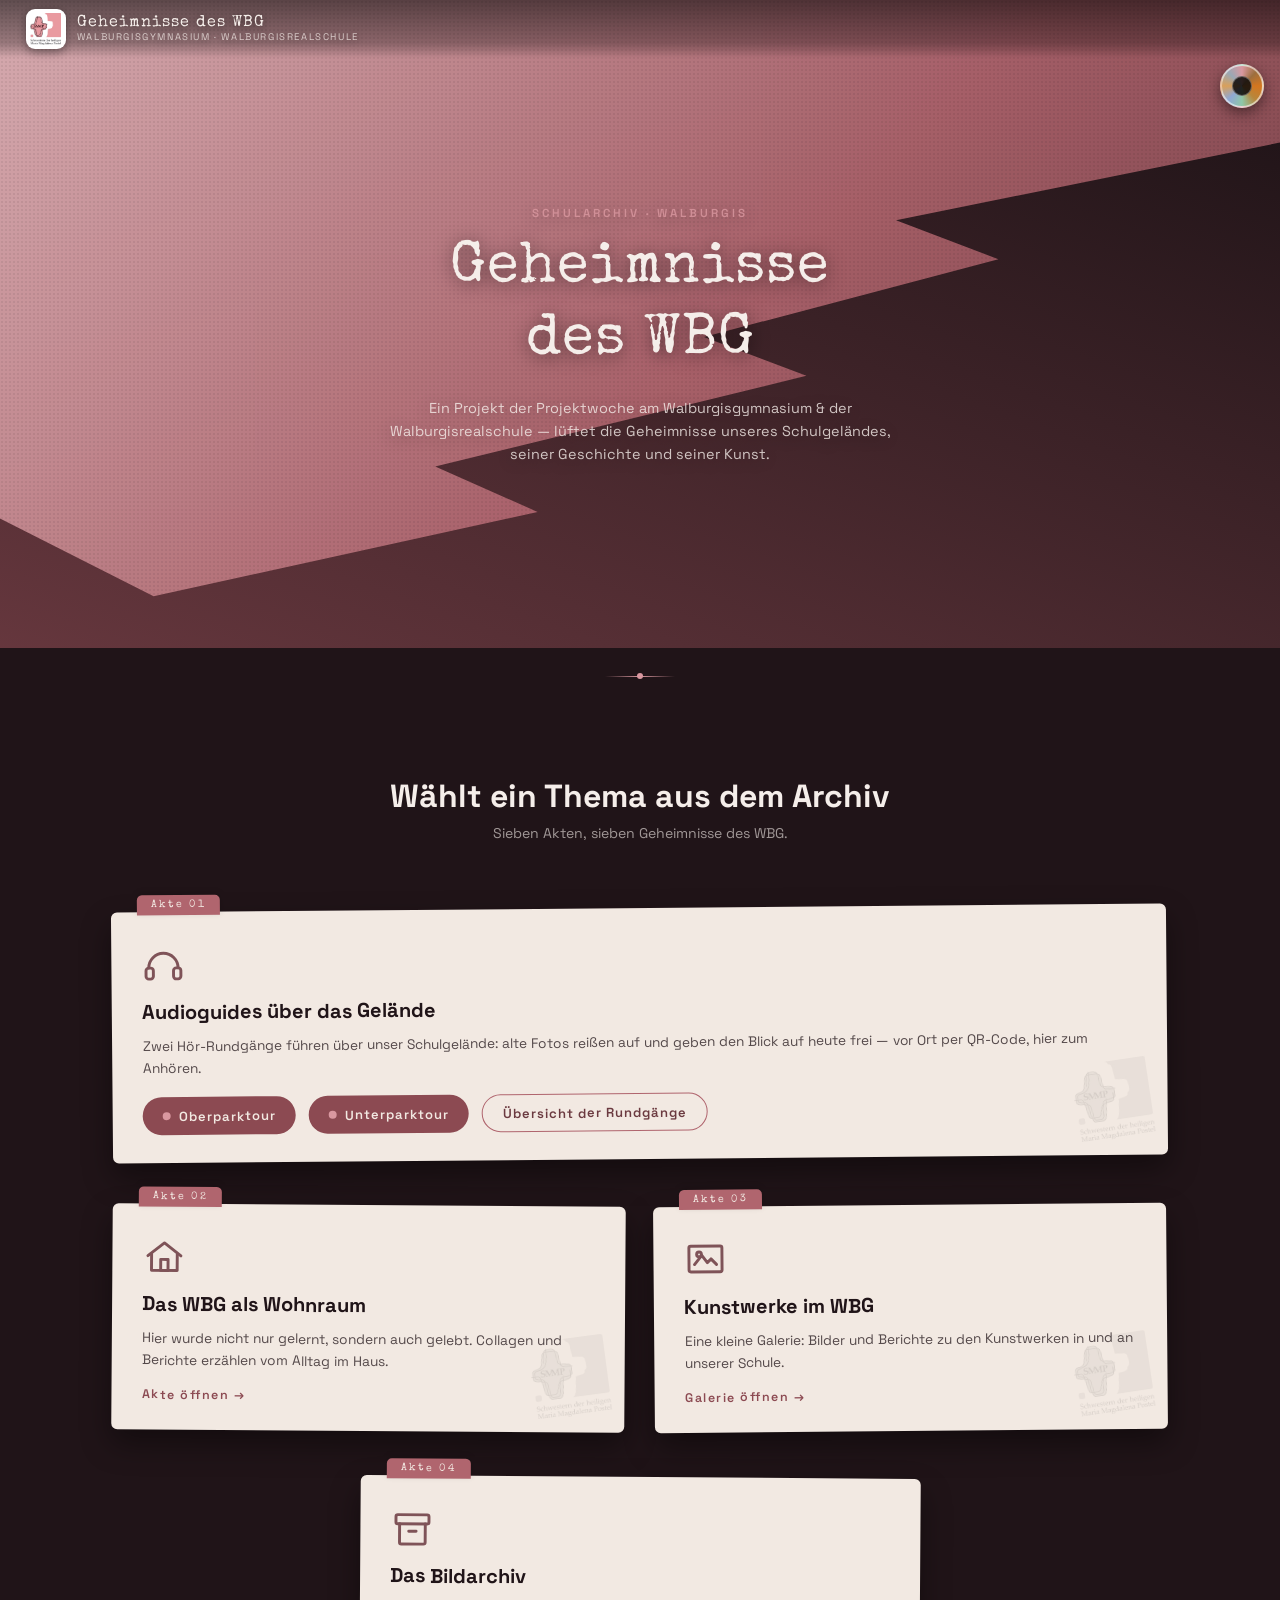
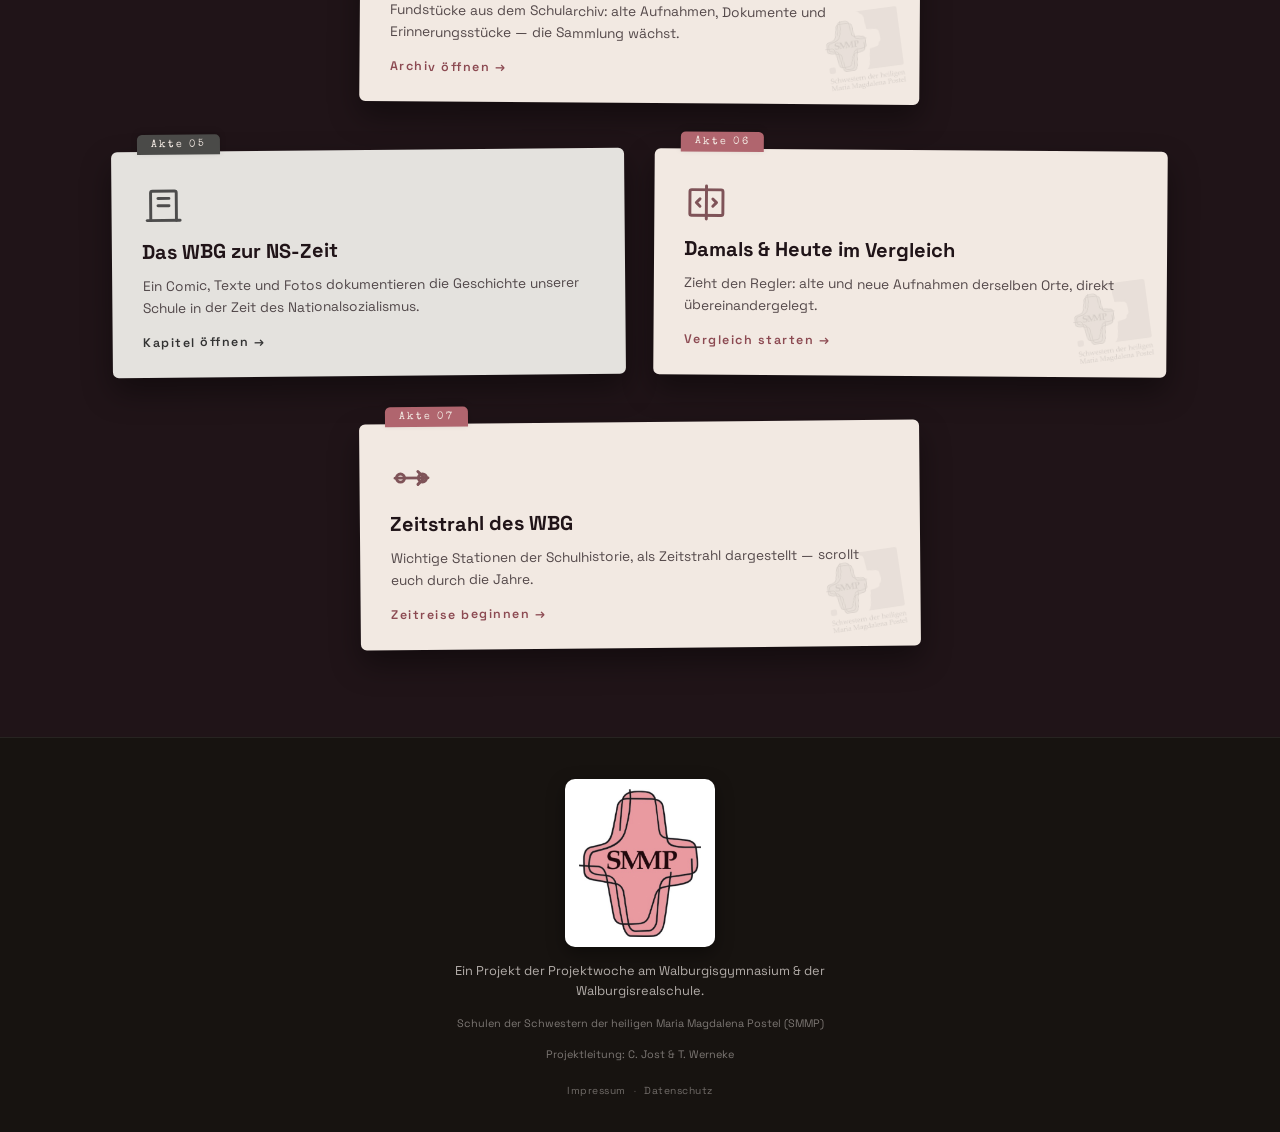
<file: index.html>
<!DOCTYPE html>
<html lang="de">
<head>
<meta charset="UTF-8">
<meta name="viewport" content="width=device-width, initial-scale=1.0">
<title>Geheimnisse des WBG — Walburgisgymnasium &amp; Realschule</title>
<meta name="description" content="Geheimnisse des WBG — Projektwoche am Walburgisgymnasium & der Walburgisrealschule: Audioguides, Geschichte und Kunst rund um das WBG.">
<link rel="icon" href="assets/img/favicon.png">
<link rel="preconnect" href="https://fonts.googleapis.com">
<link rel="preconnect" href="https://fonts.gstatic.com" crossorigin>
<link href="https://fonts.googleapis.com/css2?family=Special+Elite&family=Space+Grotesk:wght@400;500;600;700&display=swap" rel="stylesheet">
<link rel="stylesheet" href="assets/css/style.css?v=2">
<style>
/* ---------- Hero der Hauptseite ---------- */
.hub-hero{
  min-height:72vh;position:relative;overflow:hidden;
  display:flex;align-items:center;justify-content:center;text-align:center;
  background:linear-gradient(200deg,var(--ink) 10%,var(--tafel) 150%);
  transition:background .4s ease;padding:5.5rem 1.5rem 4rem;
}
.hub-hero-paper{
  position:absolute;inset:0;
  background-image:linear-gradient(135deg,var(--sepia-light) 0%,var(--sepia-mid) 55%,var(--sepia-deep) 100%);
  clip-path:polygon(0 0,100% 0,100% 22%,70% 34%,78% 40%,55% 52%,63% 58%,34% 72%,42% 79%,12% 92%,0 80%);
  opacity:.92;transition:background-image .4s ease;
}
.hub-hero-paper::after{
  content:'';position:absolute;inset:0;
  background-image:radial-gradient(rgba(0,0,0,.12) 1px,transparent 1.2px);
  background-size:4px 4px;mix-blend-mode:multiply;opacity:.5;
}
.hub-hero-content{position:relative;z-index:8;text-shadow:0 3px 18px rgba(0,0,0,.55);}
.hub-eyebrow{font-weight:600;font-size:.72rem;letter-spacing:3px;opacity:.8;margin-bottom:.9rem;color:var(--tafel-light);}
.hub-hero h1{font-family:'Special Elite',monospace;font-weight:400;font-size:clamp(1.9rem,5.5vw,3.6rem);line-height:1.25;letter-spacing:1px;}
.hub-sub{margin-top:1.2rem;font-size:.9rem;opacity:.8;max-width:520px;margin-left:auto;margin-right:auto;line-height:1.6;}

/* ---------- Themen-Auswahl: Archivkarten ---------- */
.themen{max-width:1100px;margin:0 auto;padding:4.5rem 1.4rem 5.5rem;}
.themen-head{text-align:center;margin-bottom:3rem;}
.themen-head h2{font-weight:700;font-size:clamp(1.4rem,3vw,2rem);}
.themen-head p{opacity:.6;font-size:.88rem;margin-top:.5rem;}
.themen-grid{display:grid;grid-template-columns:repeat(2,1fr);gap:1.8rem;}
@media (max-width:760px){ .themen-grid{grid-template-columns:1fr;} }

.acard{
  position:relative;display:flex;flex-direction:column;gap:.7rem;
  background:var(--paper);color:var(--ink);border-radius:6px;
  padding:2rem 1.9rem 1.7rem;margin-top:1.1rem;text-decoration:none;
  box-shadow:0 14px 30px rgba(0,0,0,.4);
  transition:transform .22s ease,box-shadow .22s ease,background-color .4s ease;
}
.acard:nth-child(odd){transform:rotate(-.5deg);}
.acard:nth-child(even){transform:rotate(.4deg);}
.acard:hover{transform:rotate(0deg) translateY(-7px);box-shadow:0 24px 46px rgba(0,0,0,.5);}
/* Reiter wie an einer Aktenmappe */
.acard-tab{
  position:absolute;top:-1.05rem;left:1.6rem;
  background:var(--sepia-mid);color:var(--paper);
  font-family:'Special Elite',monospace;font-size:.66rem;letter-spacing:2px;
  padding:.32rem .9rem .28rem;border-radius:5px 5px 0 0;
  box-shadow:0 -2px 6px rgba(0,0,0,.15);
}
/* SMMP-Bildmarke als blasser Archivstempel */
.acard::after{
  content:'';position:absolute;right:1.1rem;bottom:1rem;width:76px;height:78px;
  background:url('assets/img/smmp-bildmarke.jpg') center/contain no-repeat;
  filter:grayscale(1);opacity:.13;mix-blend-mode:multiply;
  transform:rotate(-8deg);pointer-events:none;
}
.acard-icon{width:44px;height:44px;color:var(--sepia-deep);opacity:.85;}
.acard-icon svg{width:100%;height:100%;}
.acard h3{font-weight:700;font-size:1.25rem;line-height:1.3;}
.acard p{font-size:.86rem;line-height:1.55;opacity:.75;flex:1;}
.acard-cta{
  align-self:flex-start;font-weight:600;font-size:.78rem;letter-spacing:1.5px;
  color:var(--rose-deep);margin-top:.3rem;
}
.acard:hover .acard-cta{text-decoration:underline;}

/* Audioguide-Karte: volle Breite, mit zwei Routen-Knöpfen */
.acard.featured{grid-column:1 / -1;}
/* Zentrierte Karte über die volle Reihe (Bildarchiv, Zeitstrahl) */
.acard-center{grid-column:1 / -1;max-width:560px;width:100%;justify-self:center;}
.route-btns{display:flex;flex-wrap:wrap;gap:.8rem;margin-top:.4rem;}
.route-btn{
  display:inline-flex;align-items:center;gap:.5rem;text-decoration:none;
  font-weight:600;font-size:.82rem;letter-spacing:1px;color:var(--paper);
  background:var(--tafel);padding:.62rem 1.25rem;border-radius:24px;
  transition:transform .15s ease,box-shadow .15s ease;
}
.route-btn:hover{transform:translateY(-2px);box-shadow:0 8px 16px rgba(0,0,0,.3);}
.route-btn .dot{width:8px;height:8px;border-radius:50%;background:var(--rose);}

/* NS-Zeit-Karte: bewusst schlicht und ernst */
.acard.is-serious{background:#E4E2DE;}
.acard.is-serious .acard-tab{background:#4A4A48;}
.acard.is-serious .acard-icon{color:#333;}
.acard.is-serious .acard-cta{color:#333;}
.acard.is-serious::after{display:none;}
</style>
</head>
<body data-theme="wbg">

<header class="site-header">
  <a class="brand" href="index.html">
    <span class="brand-logo"><img src="assets/img/smmp-bildmarke.jpg" alt="SMMP-Bildmarke"></span>
    <span class="brand-text">
      <span class="brand-title">Geheimnisse des WBG</span>
      <span class="brand-sub">Walburgisgymnasium · Walburgisrealschule</span>
    </span>
  </a>
</header>

<div class="theme-switcher"></div>

<section class="hub-hero">
  <div class="hub-hero-paper"></div>
  <div class="hub-hero-content">
    <div class="hub-eyebrow">SCHULARCHIV · WALBURGIS</div>
    <h1>Geheimnisse<br>des WBG</h1>
    <p class="hub-sub">Ein Projekt der Projektwoche am Walburgisgymnasium &amp; der Walburgisrealschule — lüftet die Geheimnisse unseres Schulgeländes, seiner Geschichte und seiner Kunst.</p>
  </div>
  <div class="scroll-hint">↓ THEMA AUSWÄHLEN</div>
</section>

<div class="seam"><div class="seam-ornament"></div></div>

<main class="themen">
  <div class="themen-head">
    <h2>Wählt ein Thema aus dem Archiv</h2>
    <p>Sieben Akten, sieben Geheimnisse des WBG.</p>
  </div>

  <div class="themen-grid">

    <div class="acard featured">
      <span class="acard-tab">Akte 01</span>
      <div class="acard-icon">
        <svg viewBox="0 0 24 24" fill="none" stroke="currentColor" stroke-width="1.6" stroke-linecap="round" stroke-linejoin="round"><path d="M4 13a8 8 0 0 1 16 0"/><rect x="2.5" y="13" width="4" height="6" rx="1.5"/><rect x="17.5" y="13" width="4" height="6" rx="1.5"/></svg>
      </div>
      <h3>Audioguides über das Gelände</h3>
      <p>Zwei Hör-Rundgänge führen über unser Schulgelände: alte Fotos reißen auf und geben den Blick auf heute frei — vor Ort per QR-Code, hier zum Anhören.</p>
      <div class="route-btns">
        <a class="route-btn" href="audioguide-oberpark.html"><span class="dot"></span>Oberparktour</a>
        <a class="route-btn" href="audioguide-unterpark.html"><span class="dot"></span>Unterparktour</a>
        <a class="route-btn" href="audioguide.html" style="background:transparent;color:var(--sepia-deep);border:1.5px solid var(--sepia-mid);">Übersicht der Rundgänge</a>
      </div>
    </div>

    <a class="acard" href="wohnraum.html">
      <span class="acard-tab">Akte 02</span>
      <div class="acard-icon">
        <svg viewBox="0 0 24 24" fill="none" stroke="currentColor" stroke-width="1.6" stroke-linecap="round" stroke-linejoin="round"><path d="M3 11 12 4l9 7"/><path d="M5 10v9h14v-9"/><rect x="10" y="13" width="4" height="6"/></svg>
      </div>
      <h3>Das WBG als Wohnraum</h3>
      <p>Hier wurde nicht nur gelernt, sondern auch gelebt. Collagen und Berichte erzählen vom Alltag im Haus.</p>
      <span class="acard-cta">Akte öffnen →</span>
    </a>

    <a class="acard" href="kunstwerke.html">
      <span class="acard-tab">Akte 03</span>
      <div class="acard-icon">
        <svg viewBox="0 0 24 24" fill="none" stroke="currentColor" stroke-width="1.6" stroke-linecap="round" stroke-linejoin="round"><rect x="3" y="4" width="18" height="14" rx="1"/><path d="m6 14 4-5 3 4 2-2 3 3"/><circle cx="8.5" cy="8.5" r="1.3"/></svg>
      </div>
      <h3>Kunstwerke im WBG</h3>
      <p>Eine kleine Galerie: Bilder und Berichte zu den Kunstwerken in und an unserer Schule.</p>
      <span class="acard-cta">Galerie öffnen →</span>
    </a>

    <a class="acard acard-center" href="archiv.html">
      <span class="acard-tab">Akte 04</span>
      <div class="acard-icon">
        <svg viewBox="0 0 24 24" fill="none" stroke="currentColor" stroke-width="1.6" stroke-linecap="round" stroke-linejoin="round"><rect x="3" y="4" width="18" height="5" rx="1"/><path d="M5 9v10a1 1 0 0 0 1 1h12a1 1 0 0 0 1-1V9"/><path d="M10 13h4"/></svg>
      </div>
      <h3>Das Bildarchiv</h3>
      <p>Fundstücke aus dem Schularchiv: alte Aufnahmen, Dokumente und Erinnerungsstücke — die Sammlung wächst.</p>
      <span class="acard-cta">Archiv öffnen →</span>
    </a>

    <a class="acard is-serious" href="ns-zeit.html">
      <span class="acard-tab">Akte 05</span>
      <div class="acard-icon">
        <svg viewBox="0 0 24 24" fill="none" stroke="currentColor" stroke-width="1.6" stroke-linecap="round" stroke-linejoin="round"><path d="M5 20V5a1 1 0 0 1 1-1h12a1 1 0 0 1 1 1v15"/><path d="M3 20h18"/><path d="M9 8h6M9 12h6"/></svg>
      </div>
      <h3>Das WBG zur NS-Zeit</h3>
      <p>Ein Comic, Texte und Fotos dokumentieren die Geschichte unserer Schule in der Zeit des Nationalsozialismus.</p>
      <span class="acard-cta">Kapitel öffnen →</span>
    </a>

    <a class="acard" href="vergleich.html">
      <span class="acard-tab">Akte 06</span>
      <div class="acard-icon">
        <svg viewBox="0 0 24 24" fill="none" stroke="currentColor" stroke-width="1.6" stroke-linecap="round" stroke-linejoin="round"><rect x="3" y="5" width="18" height="14" rx="1"/><path d="M12 3v18"/><path d="m8.5 10-2 2 2 2M15.5 10l2 2-2 2"/></svg>
      </div>
      <h3>Damals &amp; Heute im Vergleich</h3>
      <p>Zieht den Regler: alte und neue Aufnahmen derselben Orte, direkt übereinandergelegt.</p>
      <span class="acard-cta">Vergleich starten →</span>
    </a>

    <a class="acard acard-center" href="zeitstrahl.html">
      <span class="acard-tab">Akte 07</span>
      <div class="acard-icon">
        <svg viewBox="0 0 24 24" fill="none" stroke="currentColor" stroke-width="1.6" stroke-linecap="round" stroke-linejoin="round"><path d="M3 12h18"/><circle cx="6" cy="12" r="2.2"/><circle cx="18" cy="12" r="2.2"/><path d="m15.5 8.5 3.5 3.5-3.5 3.5"/></svg>
      </div>
      <h3>Zeitstrahl des WBG</h3>
      <p>Wichtige Stationen der Schulhistorie, als Zeitstrahl dargestellt — scrollt euch durch die Jahre.</p>
      <span class="acard-cta">Zeitreise beginnen →</span>
    </a>

  </div>
</main>

<footer class="site-footer">
  <img class="footer-logo" src="assets/img/smmp-logo.jpg" alt="SMMP — Schwestern der heiligen Maria Magdalena Postel">
  <p>Ein Projekt der Projektwoche am Walburgisgymnasium &amp; der Walburgisrealschule.</p>
  <p class="footer-note">Schulen der Schwestern der heiligen Maria Magdalena Postel (SMMP)</p>
  <p class="footer-note">Projektleitung: C. Jost &amp; T. Werneke</p>
  <nav class="footer-legal"><a href="rechtliches.html#impressum">Impressum</a><span>·</span><a href="rechtliches.html#datenschutz">Datenschutz</a></nav>
</footer>

<script src="assets/js/common.js?v=2"></script>
</body>
</html>
</file>
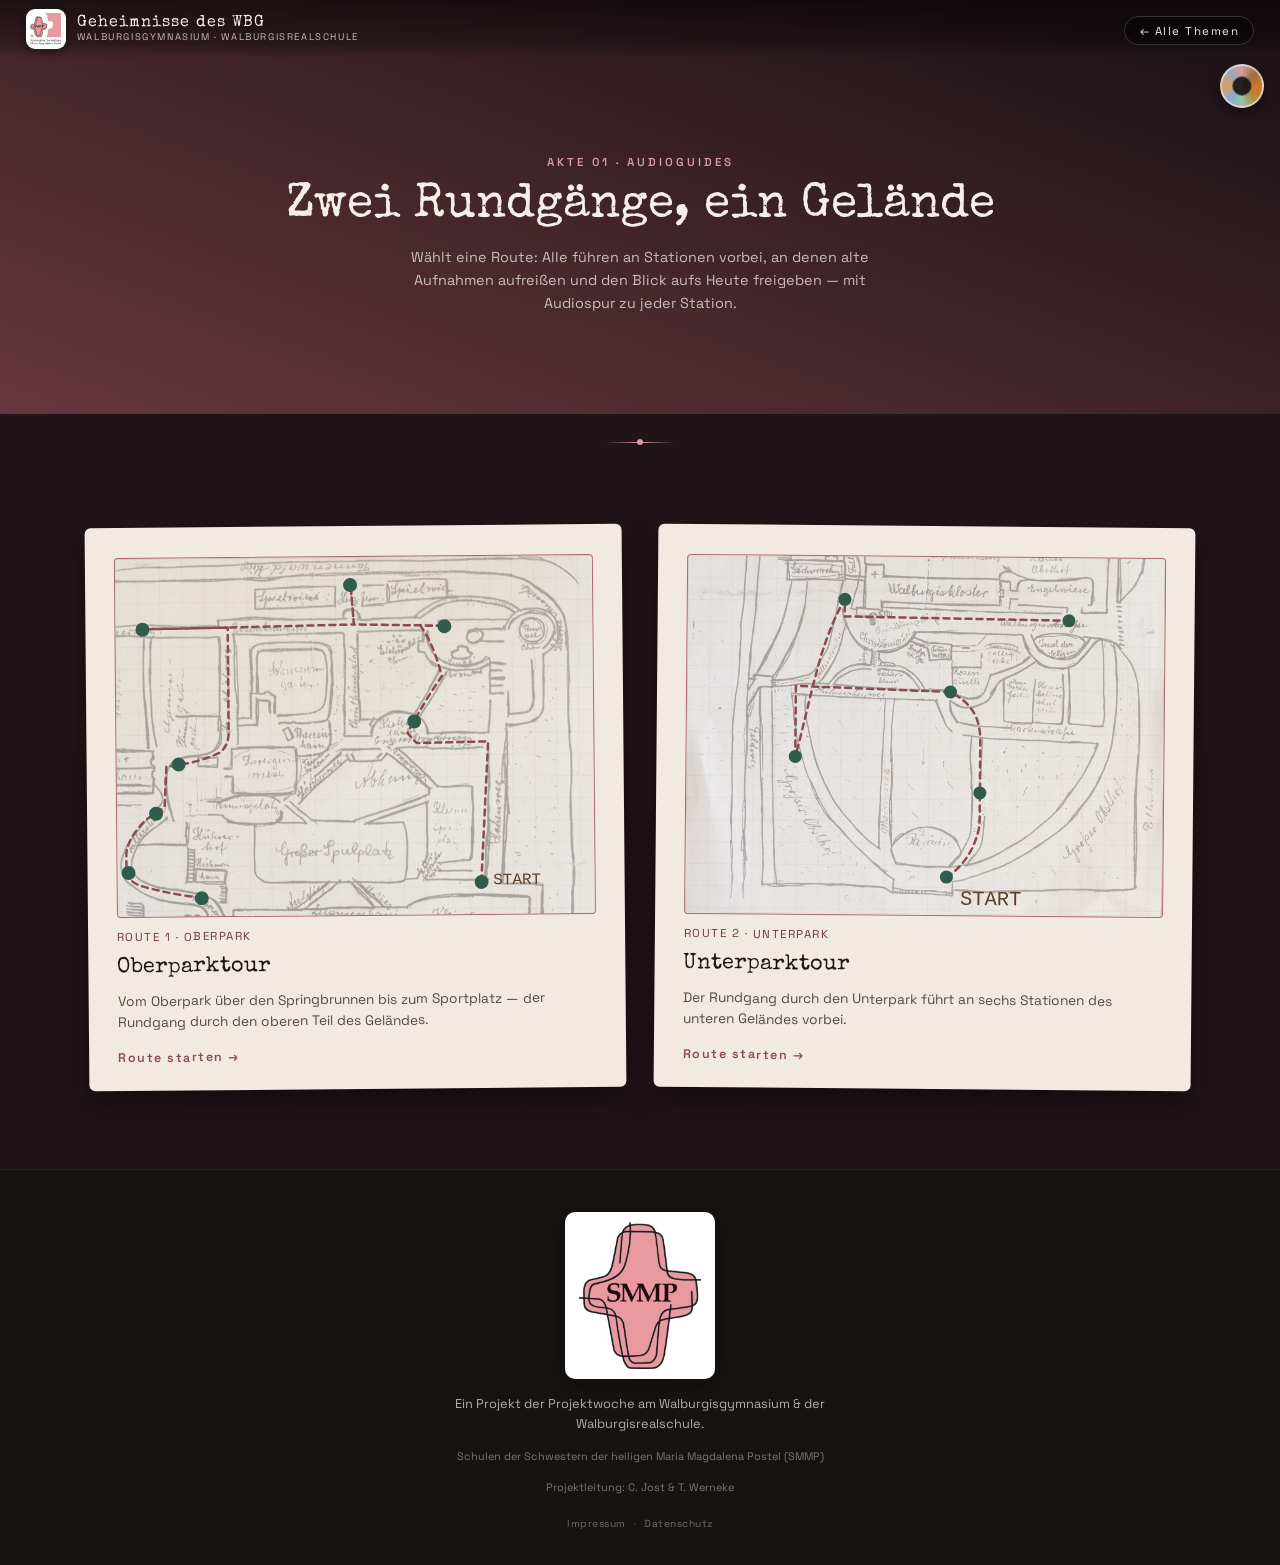
<file: audioguide.html>
<!DOCTYPE html>
<html lang="de">
<head>
<meta charset="UTF-8">
<meta name="viewport" content="width=device-width, initial-scale=1.0">
<title>Audioguides — Geheimnisse des WBG</title>
<meta name="description" content="Zwei Hör-Rundgänge über das Gelände des Walburgisgymnasiums & der Walburgisrealschule: Oberpark und Unterpark.">
<link rel="icon" href="assets/img/favicon.png">
<link rel="preconnect" href="https://fonts.googleapis.com">
<link rel="preconnect" href="https://fonts.gstatic.com" crossorigin>
<link href="https://fonts.googleapis.com/css2?family=Special+Elite&family=Space+Grotesk:wght@400;500;600;700&display=swap" rel="stylesheet">
<link rel="stylesheet" href="assets/css/style.css?v=2">
<style>
.route-hero{
  min-height:46vh;display:flex;flex-direction:column;align-items:center;justify-content:center;
  text-align:center;padding:6rem 1.5rem 2.5rem;position:relative;
  background:linear-gradient(200deg,var(--ink) 10%,var(--tafel) 150%);
}
.route-hero .eyebrow{font-weight:600;font-size:.72rem;letter-spacing:3px;color:var(--tafel-light);margin-bottom:.8rem;}
.route-hero h1{font-family:'Special Elite',monospace;font-weight:400;font-size:clamp(1.8rem,4.5vw,3rem);}
.route-hero p{margin-top:1rem;max-width:520px;opacity:.75;font-size:.9rem;line-height:1.6;}

.routes{max-width:1150px;margin:0 auto;padding:3.5rem 1.4rem 5rem;display:grid;grid-template-columns:repeat(auto-fit,minmax(280px,1fr));gap:2rem;}

/* Routenkarte im Stil eines alten Lageplans */
.route-card{
  position:relative;display:flex;flex-direction:column;gap:.8rem;text-decoration:none;
  background:var(--paper);color:var(--ink);border-radius:6px;padding:1.9rem 1.8rem 1.6rem;
  box-shadow:0 14px 30px rgba(0,0,0,.4);transition:transform .22s ease,box-shadow .22s ease;
}
.route-card:nth-child(odd){transform:rotate(-.5deg);}
.route-card:nth-child(even){transform:rotate(.5deg);}
.route-card:hover{transform:rotate(0) translateY(-6px);box-shadow:0 24px 46px rgba(0,0,0,.5);}
.route-card .plan{
  height:auto;aspect-ratio:4 / 3;border:1.5px solid var(--sepia-mid);border-radius:4px;position:relative;overflow:hidden;
  background:
    linear-gradient(rgba(156,111,62,.12) 1px,transparent 1px),
    linear-gradient(90deg,rgba(156,111,62,.12) 1px,transparent 1px);
  background-size:22px 22px;background-color:rgba(255,255,255,.35);
}
.route-card .plan svg{position:absolute;inset:0;width:100%;height:100%;}
.route-card .plan .route-dot{
  position:absolute;z-index:2;width:14px;height:14px;border-radius:50%;
  background:#2F5C4C;transform:translate(-50%,-50%);pointer-events:none;
}
.route-card h2{font-family:'Special Elite',monospace;font-weight:400;font-size:1.35rem;}
.route-card .meta{font-size:.72rem;letter-spacing:1.5px;color:var(--sepia-deep);text-transform:uppercase;}
.route-card p{font-size:.86rem;line-height:1.55;opacity:.75;}
.route-card .cta{font-weight:600;font-size:.78rem;letter-spacing:1.5px;color:var(--rose-deep);margin-top:.2rem;}
.route-card:hover .cta{text-decoration:underline;}
</style>
</head>
<body data-theme="wbg">

<header class="site-header">
  <a class="brand" href="index.html">
    <span class="brand-logo"><img src="assets/img/smmp-bildmarke.jpg" alt="SMMP-Bildmarke"></span>
    <span class="brand-text">
      <span class="brand-title">Geheimnisse des WBG</span>
      <span class="brand-sub">Walburgisgymnasium · Walburgisrealschule</span>
    </span>
  </a>
  <nav class="crumbs"><a href="index.html">← Alle Themen</a></nav>
</header>

<div class="theme-switcher"></div>

<section class="route-hero">
  <div class="eyebrow">AKTE 01 · AUDIOGUIDES</div>
  <h1>Zwei Rundgänge, ein Gelände</h1>
  <p>Wählt eine Route: Alle führen an Stationen vorbei, an denen alte Aufnahmen aufreißen und den Blick aufs Heute freigeben — mit Audiospur zu jeder Station.</p>
</section>

<div class="seam"><div class="seam-ornament"></div></div>

<main class="routes">

  <a class="route-card" href="audioguide-oberpark.html">
    <div class="plan">
      <svg viewBox="100 0 480 360" preserveAspectRatio="none" fill="none">
        <image href="assets/img/Route Skizze/Skizze für beide/IMG_5637.JPG" x="0" y="0" width="583" height="800" preserveAspectRatio="none" opacity=".48"/>
        <rect x="100" y="0" width="480" height="360" fill="var(--paper)" opacity=".28"/>
        <path d="M466 328 L474 187 L402 188 L393 178 C403 159 417 136 428 121 C424 104 417 84 407 70 L432 70 L340 68 L337 28 L340 68 L213 70 L127 71 L213 70 L213 175 C213 185 210 191 204 196 C185 205 164 208 150 210 L148 250 C142 255 135 259 129 263 C117 275 110 286 109 297 L109 316 C111 323 117 328 125 330 C145 336 166 340 185 342" stroke="#8C4A52" stroke-width="2.5" vector-effect="non-scaling-stroke" stroke-dasharray="6 5" stroke-linecap="round" stroke-linejoin="round"/>
        <text x="478" y="331" font-family="monospace" font-size="16" fill="#5C4028">START</text>
      </svg>
      <span class="route-dot" style="left:76.25%;top:91.11%"></span>
      <span class="route-dot" style="left:62.50%;top:46.11%"></span>
      <span class="route-dot" style="left:68.96%;top:19.44%"></span>
      <span class="route-dot" style="left:49.38%;top:7.78%"></span>
      <span class="route-dot" style="left:5.63%;top:19.72%"></span>
      <span class="route-dot" style="left:13.13%;top:57.50%"></span>
      <span class="route-dot" style="left:8.13%;top:71.39%"></span>
      <span class="route-dot" style="left:2.29%;top:87.78%"></span>
      <span class="route-dot" style="left:17.71%;top:95.00%"></span>
    </div>
    <span class="meta">Route 1 · Oberpark</span>
    <h2>Oberparktour</h2>
    <p>Vom Oberpark über den Springbrunnen bis zum Sportplatz — der Rundgang durch den oberen Teil des Geländes.</p>
    <span class="cta">Route starten →</span>
  </a>

  <a class="route-card" href="audioguide-unterpark.html">
    <div class="plan">
      <svg viewBox="0 360 583 440" preserveAspectRatio="none" fill="none">
        <image href="assets/img/Route Skizze/Skizze für beide/IMG_5637.JPG" x="0" y="0" width="583" height="800" preserveAspectRatio="none" opacity=".48"/>
        <rect x="0" y="360" width="583" height="440" fill="var(--paper)" opacity=".28"/>
        <path d="M319 754 C340 741 354 718 359 690 L359 584 C358 554 346 539 322 526 L133 520 L133 607 C143 570 151 527 164 481 C173 451 184 426 192 413 L192 434 L466 437" stroke="#8C4A52" stroke-width="2.5" vector-effect="non-scaling-stroke" stroke-dasharray="6 5" stroke-linecap="round" stroke-linejoin="round"/>
        <circle cx="319" cy="754" r="8" fill="#2F5C4C"/>
        <circle cx="359" cy="650" r="8" fill="#2F5C4C"/>
        <circle cx="322" cy="526" r="8" fill="#2F5C4C"/>
        <circle cx="133" cy="607" r="8" fill="#2F5C4C"/>
        <circle cx="192" cy="413" r="8" fill="#2F5C4C"/>
        <circle cx="466" cy="437" r="8" fill="#2F5C4C"/>
        <text x="336" y="788" font-family="monospace" font-size="25" fill="#5C4028">START</text>
      </svg>
    </div>
    <span class="meta">Route 2 · Unterpark</span>
    <h2>Unterparktour</h2>
    <p>Der Rundgang durch den Unterpark führt an sechs Stationen des unteren Geländes vorbei.</p>
    <span class="cta">Route starten →</span>
  </a>

</main>

<footer class="site-footer">
  <img class="footer-logo" src="assets/img/smmp-logo.jpg" alt="SMMP — Schwestern der heiligen Maria Magdalena Postel">
  <p>Ein Projekt der Projektwoche am Walburgisgymnasium &amp; der Walburgisrealschule.</p>
  <p class="footer-note">Schulen der Schwestern der heiligen Maria Magdalena Postel (SMMP)</p>
  <p class="footer-note">Projektleitung: C. Jost &amp; T. Werneke</p>
  <nav class="footer-legal"><a href="rechtliches.html#impressum">Impressum</a><span>·</span><a href="rechtliches.html#datenschutz">Datenschutz</a></nav>
</footer>

<script src="assets/js/common.js?v=2"></script>
</body>
</html>
</file>
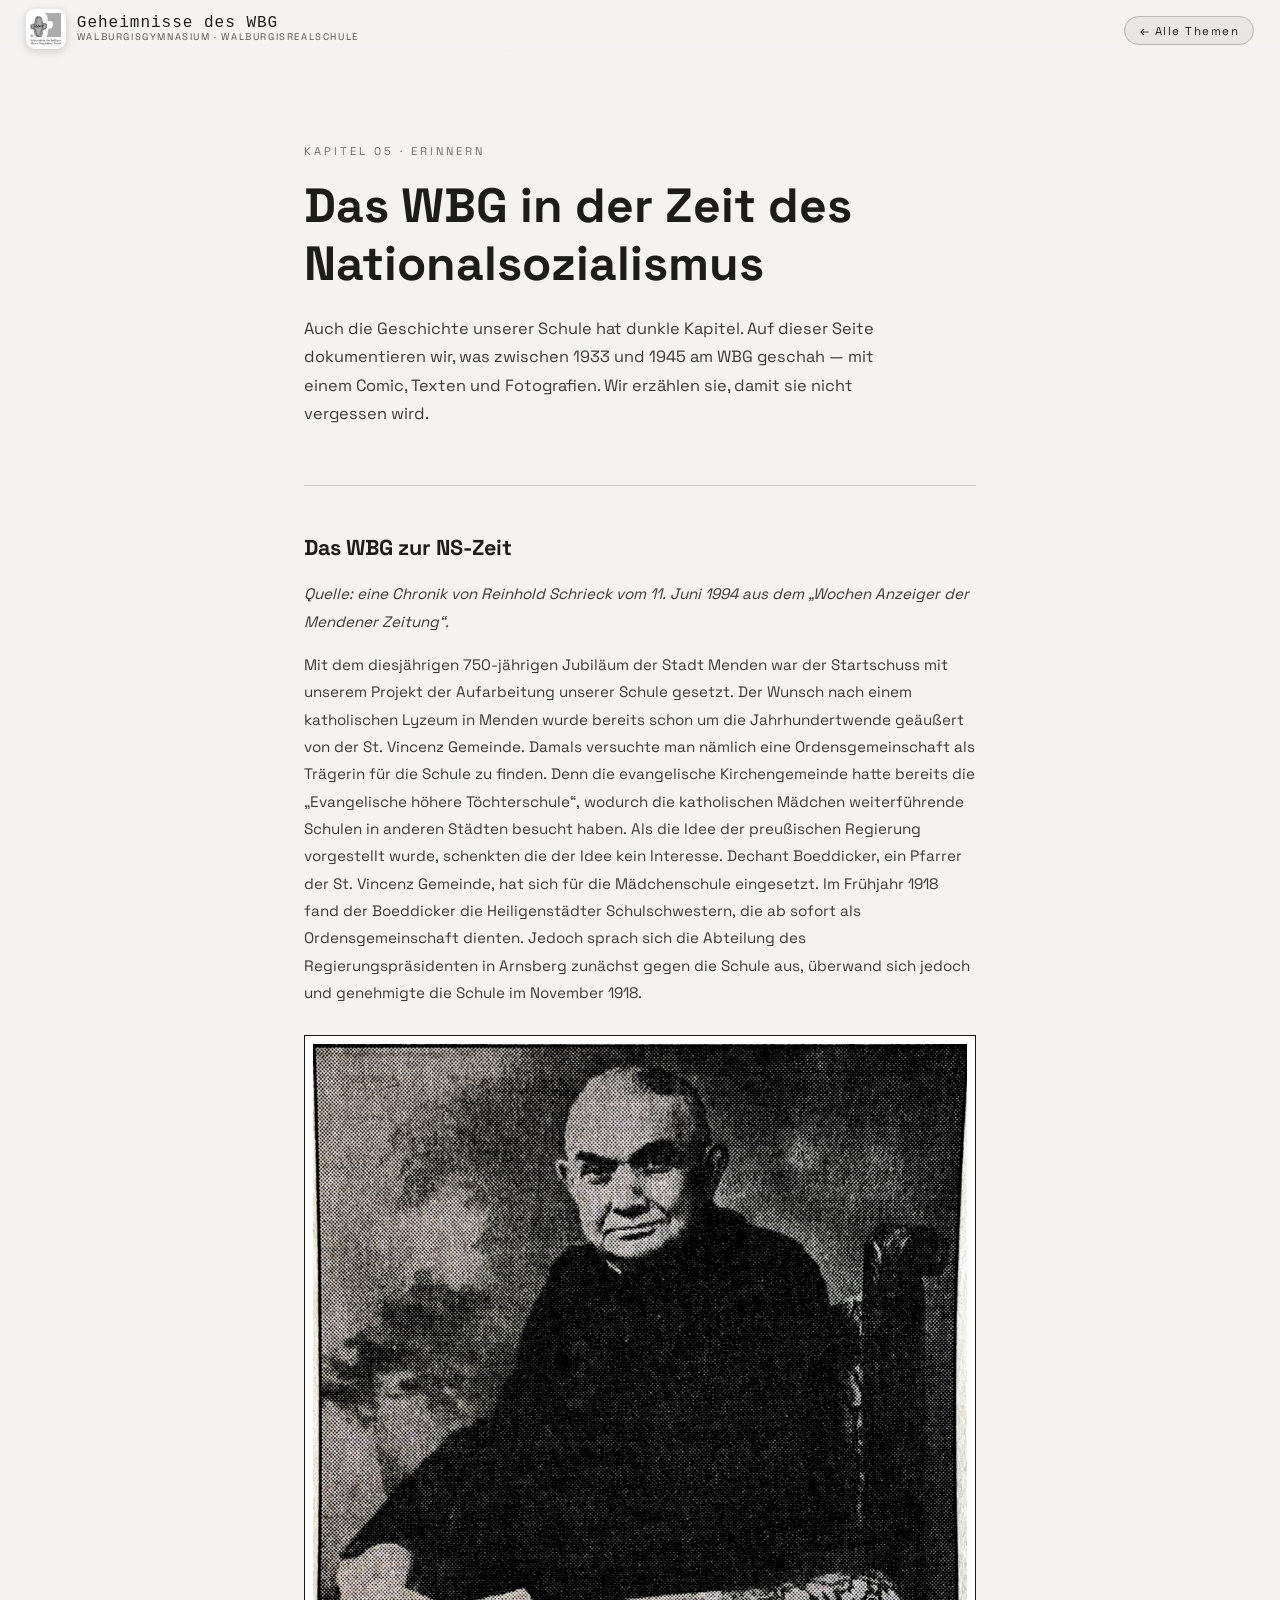
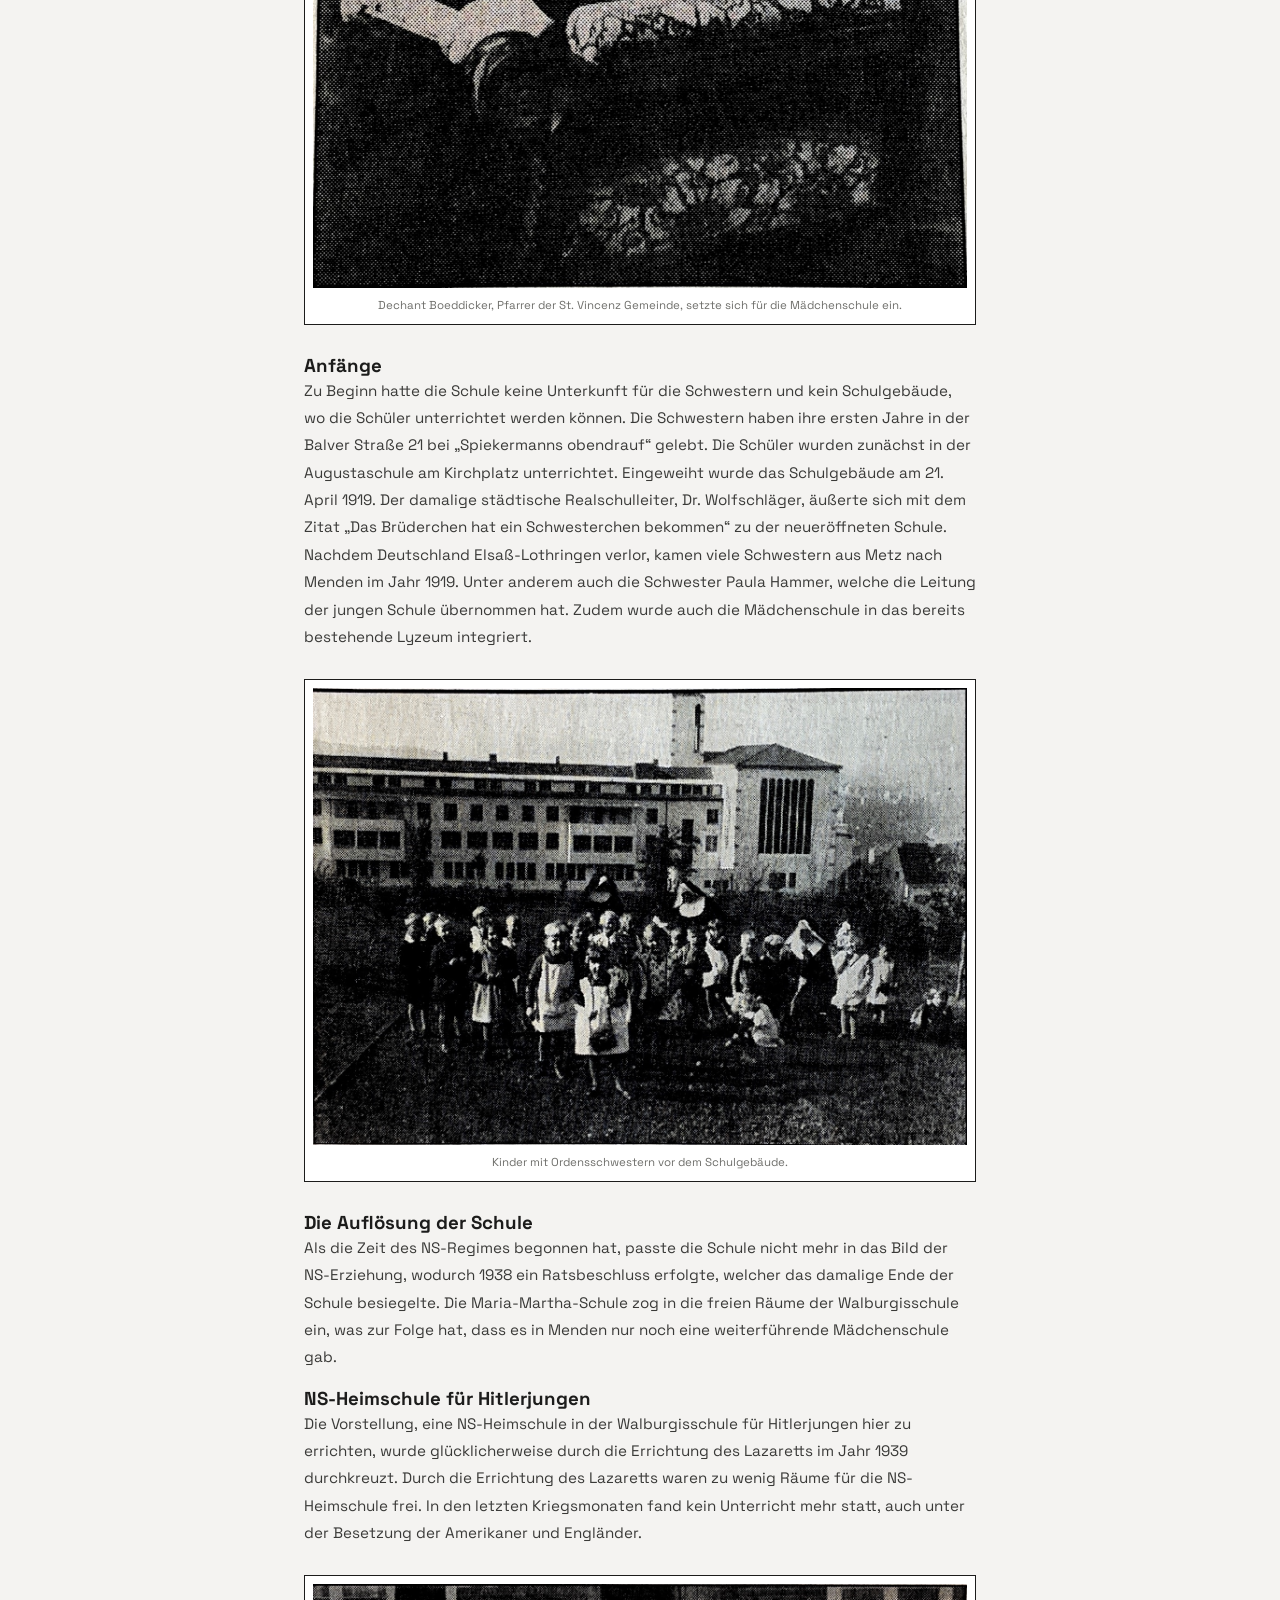
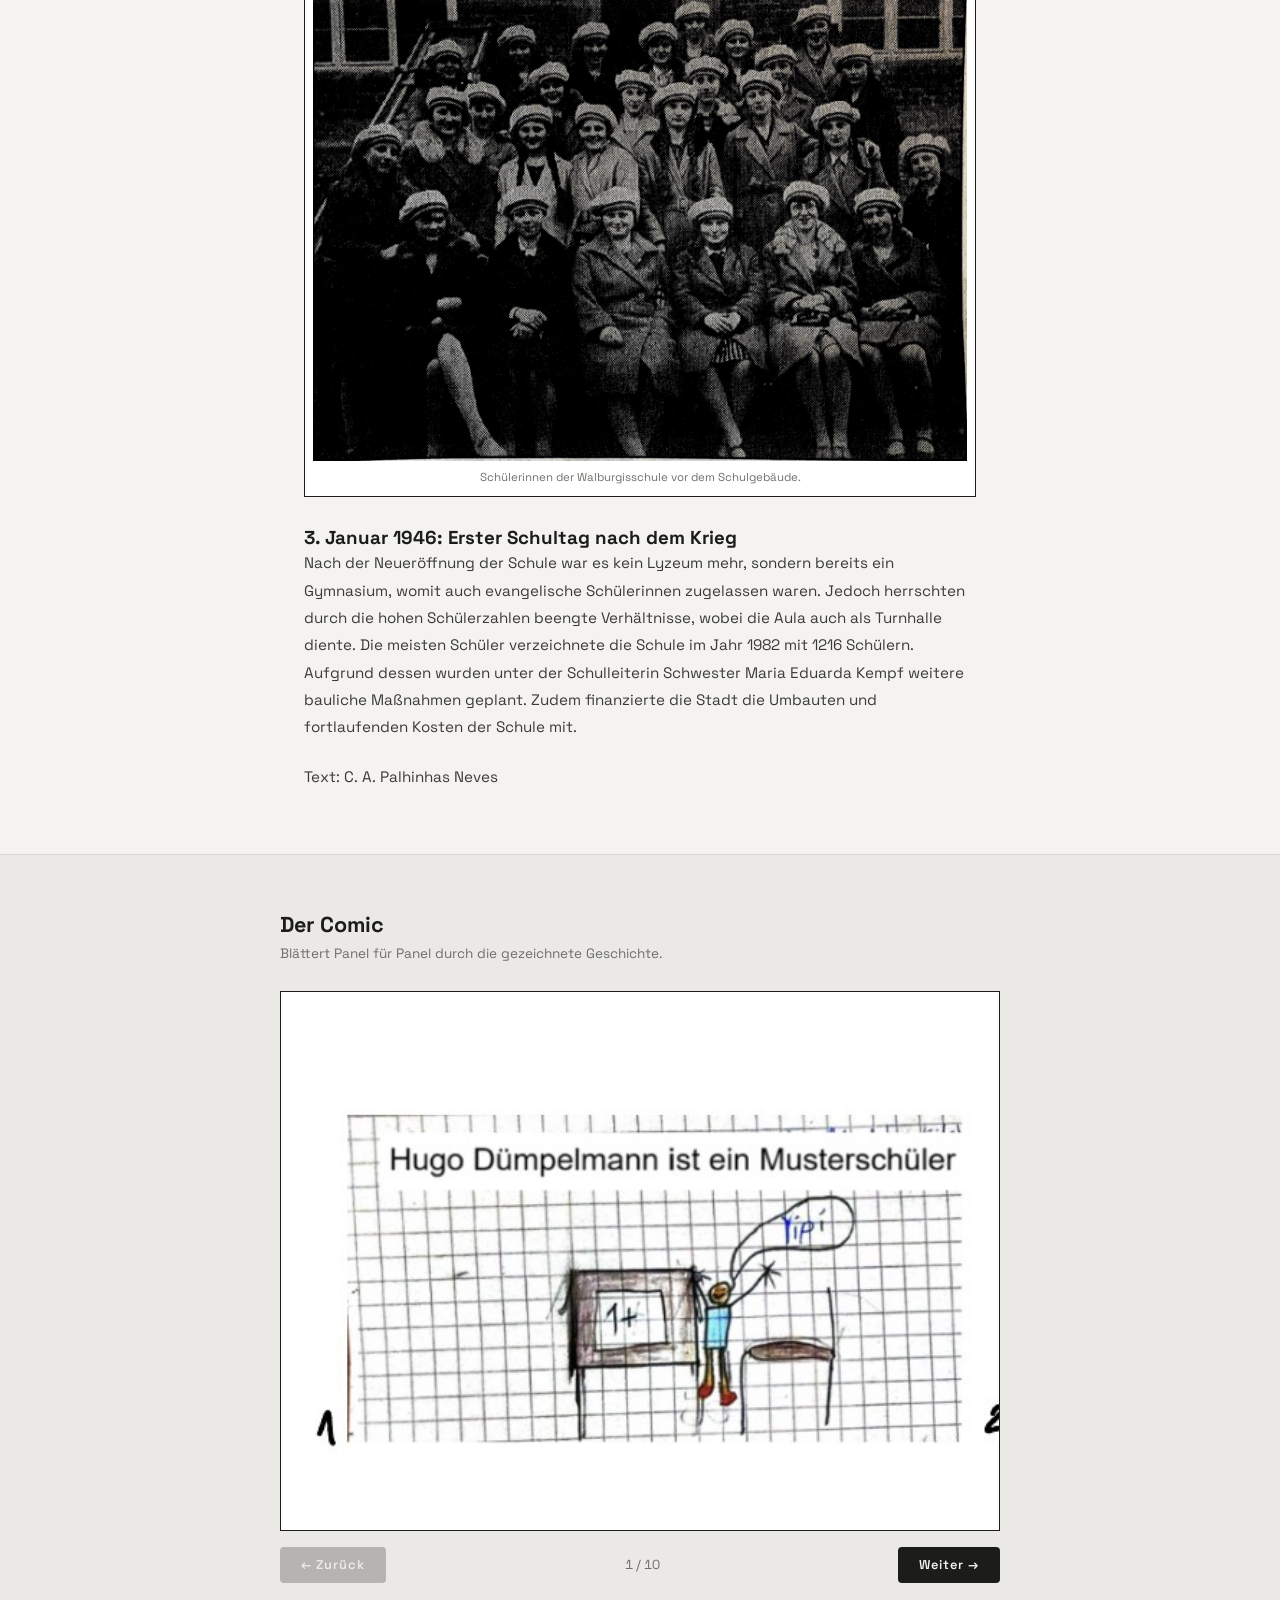
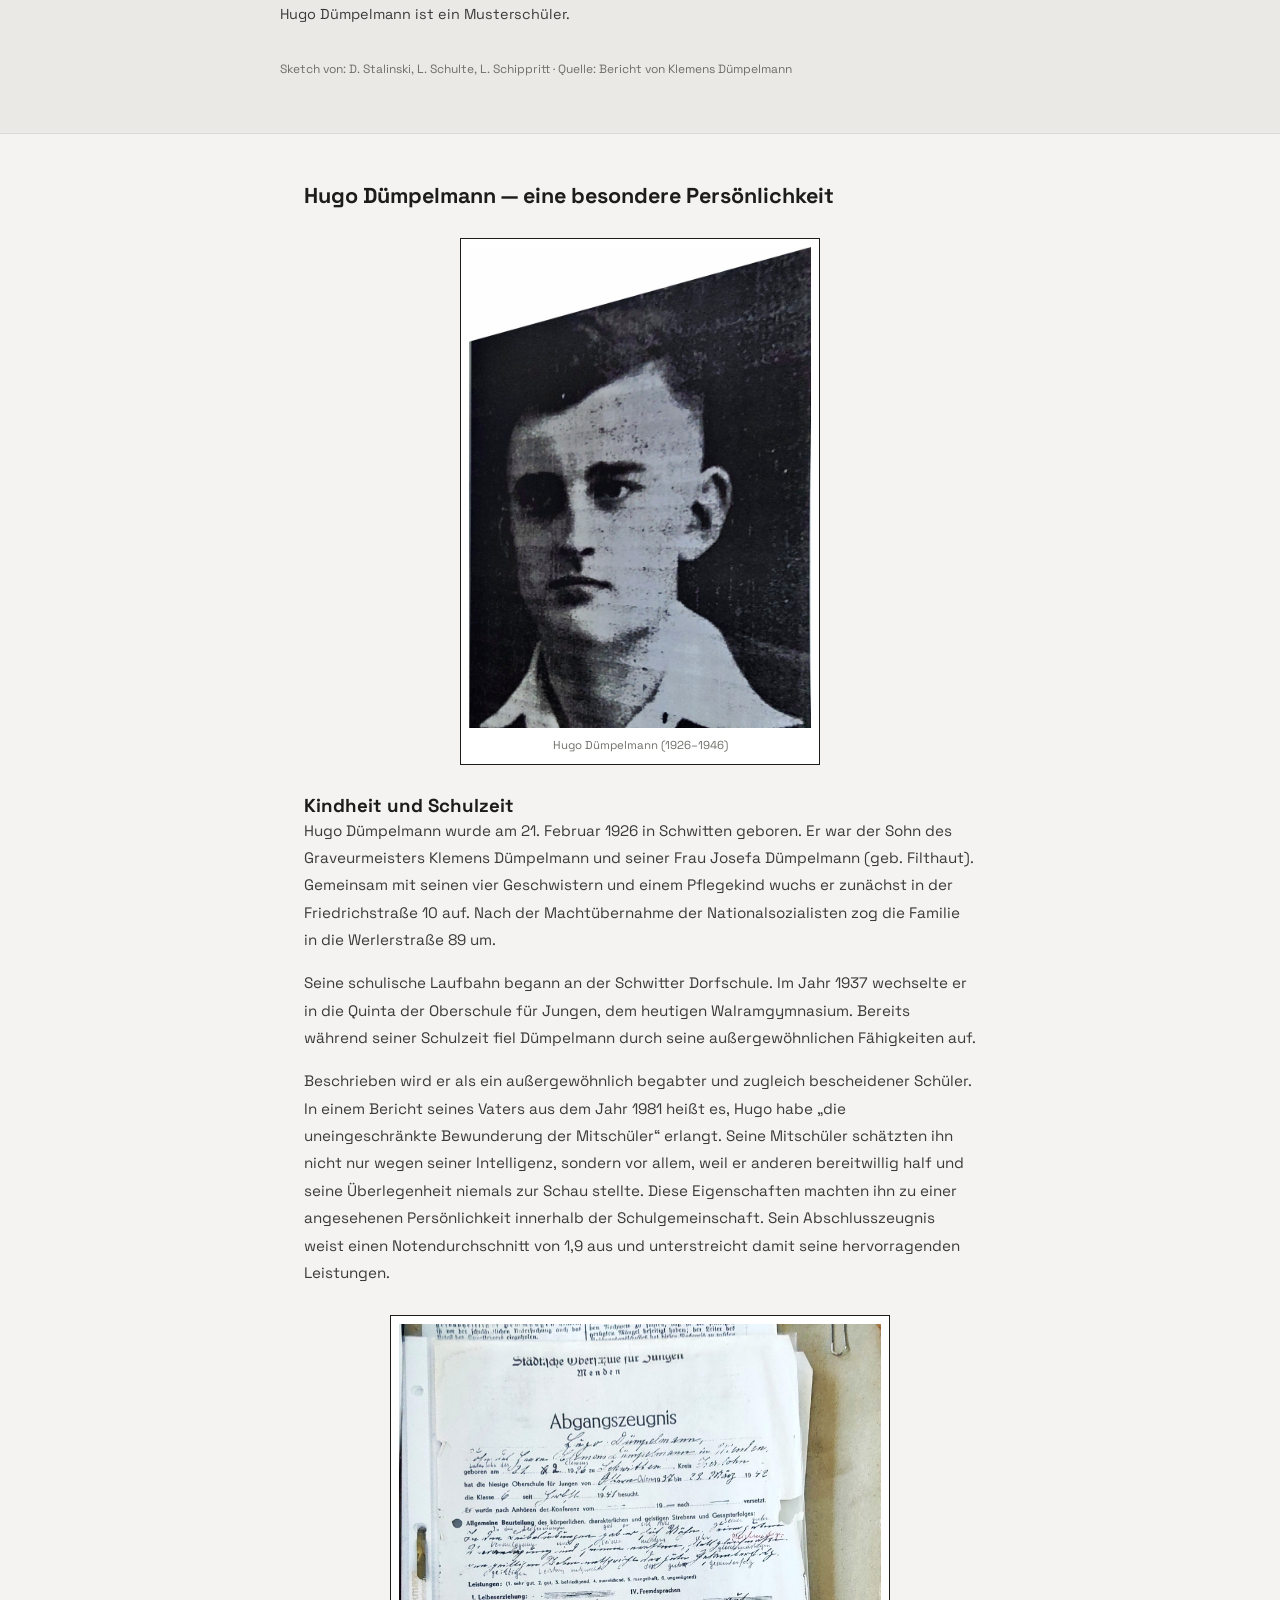
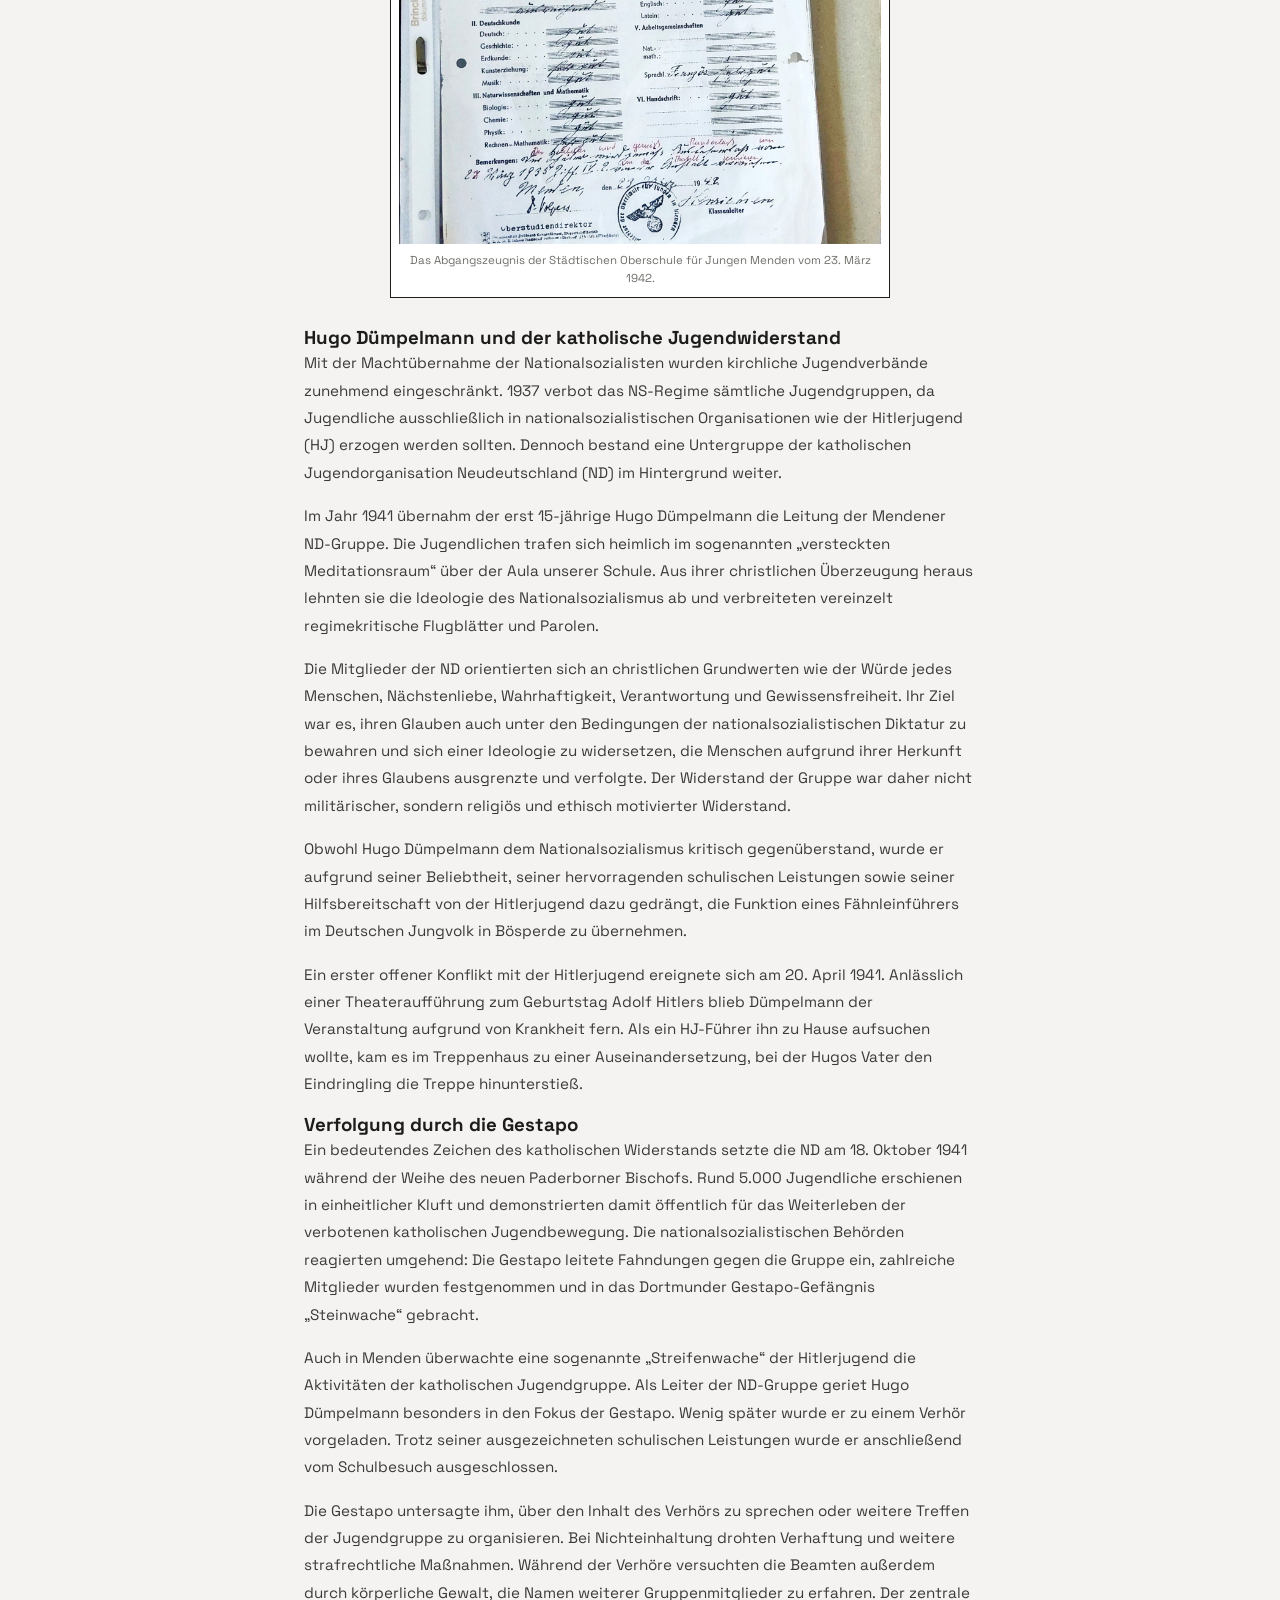
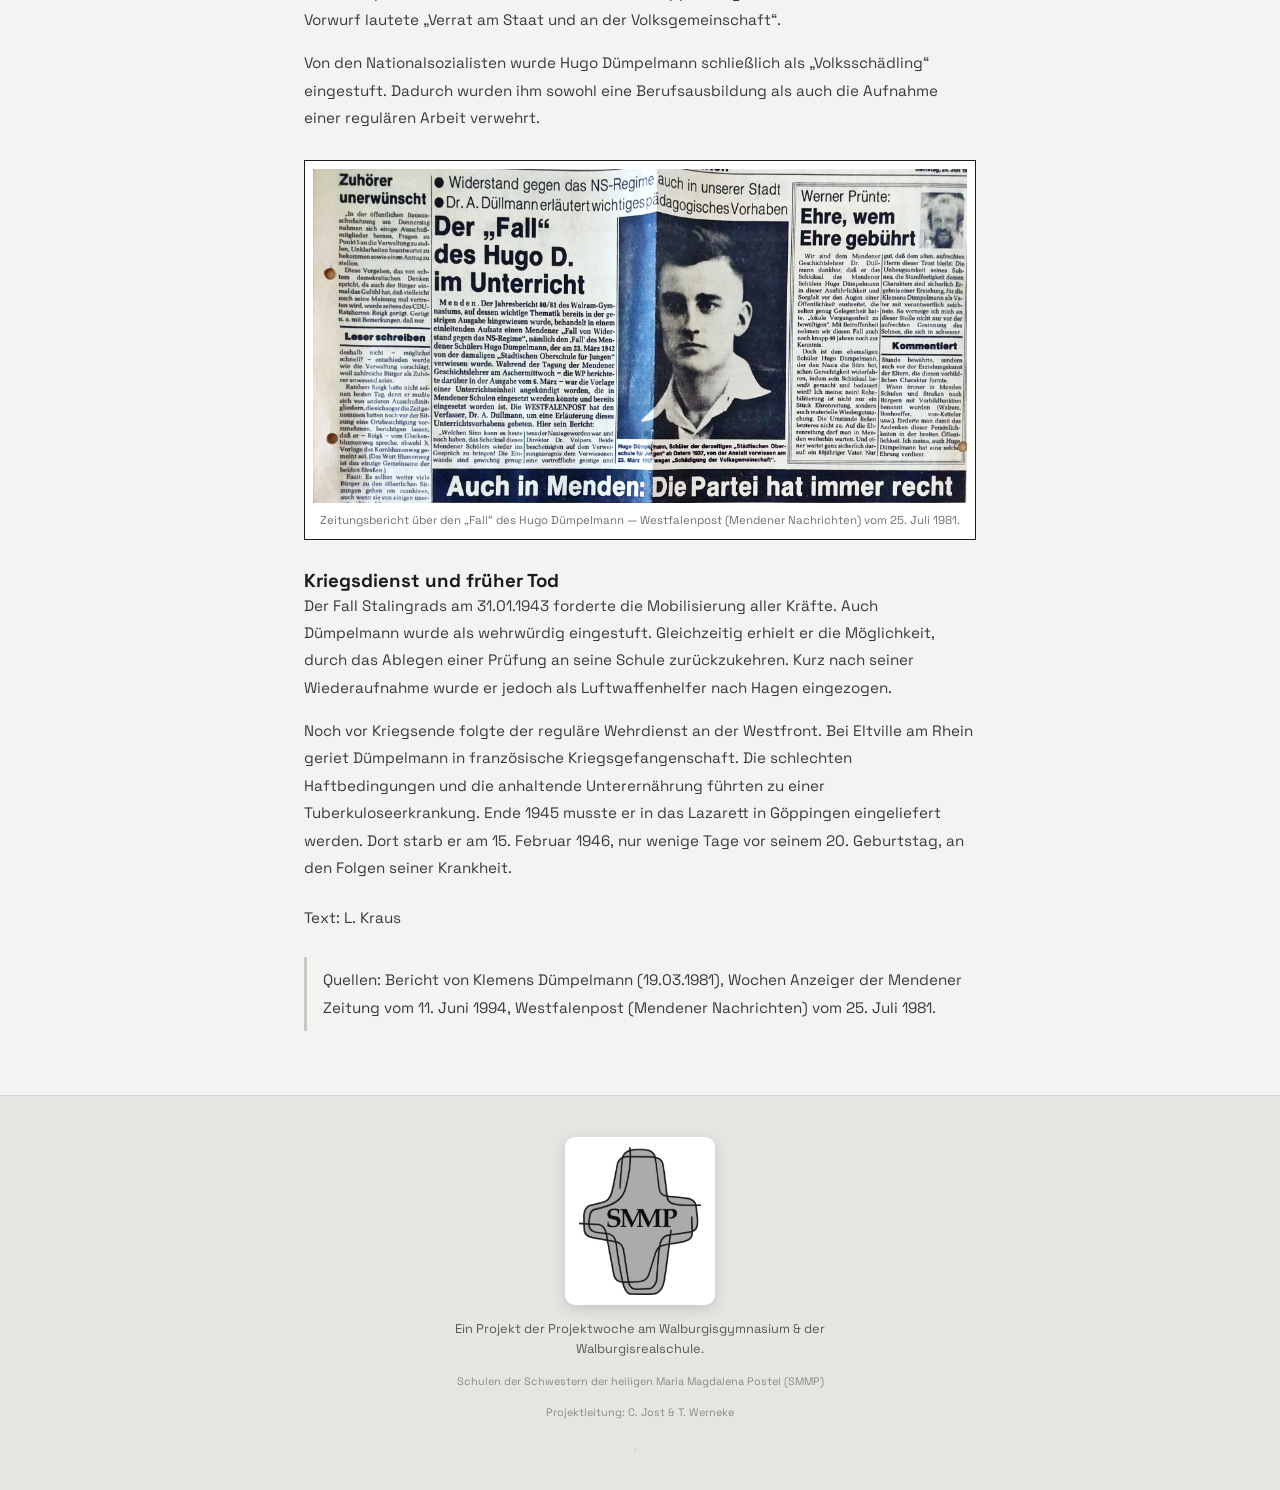
<file: ns-zeit.html>
<!DOCTYPE html>
<html lang="de">
<head>
<meta charset="UTF-8">
<meta name="viewport" content="width=device-width, initial-scale=1.0">
<title>Das WBG zur NS-Zeit — Geheimnisse des WBG</title>
<meta name="description" content="Die Geschichte des Walburgisgymnasiums & der Walburgisrealschule in der Zeit des Nationalsozialismus — Comic, Texte und Fotos.">
<link rel="icon" href="assets/img/favicon.png">
<link rel="preconnect" href="https://fonts.googleapis.com">
<link rel="preconnect" href="https://fonts.gstatic.com" crossorigin>
<link href="https://fonts.googleapis.com/css2?family=Space+Grotesk:wght@400;500;600;700&display=swap" rel="stylesheet">
<link rel="stylesheet" href="assets/css/style.css?v=2">
<style>
/* ==================================================================
   Diese Seite weicht bewusst vom Archiv-Design ab:
   Graustufen, viel Ruhe, keine verspielten Effekte.
   Das Thema verlangt einen eigenen, ernsten Ton.
   ================================================================== */
html{background:#F4F3F1;}
body.ns{background:#F4F3F1;color:#1C1C1B;}
body.ns ::selection{background:#1C1C1B;color:#F4F3F1;}
body.ns .site-header{background:linear-gradient(180deg,rgba(244,243,241,.96),rgba(244,243,241,.85) 75%,transparent);}
body.ns .brand{color:#1C1C1B;}
body.ns .brand-text{text-shadow:none;}
body.ns .brand-logo{box-shadow:0 2px 8px rgba(0,0,0,.18);}
body.ns .brand-logo img{filter:grayscale(1);}
body.ns .crumbs a{color:#1C1C1B;background:rgba(0,0,0,.05);border-color:rgba(0,0,0,.2);}
body.ns .crumbs a:hover{background:rgba(0,0,0,.12);}
body.ns .site-footer{background:#E7E5E2;border-top:1px solid rgba(0,0,0,.08);}
body.ns .site-footer p{color:#1C1C1B;}
body.ns .footer-logo{filter:grayscale(1);box-shadow:0 4px 14px rgba(0,0,0,.15);}
body.ns .preview-badge{background:rgba(28,28,27,.85);}

.ns-hero{
  max-width:720px;margin:0 auto;padding:9rem 1.5rem 3.5rem;text-align:left;
}
.ns-hero .eyebrow{font-size:.7rem;letter-spacing:3px;color:#6E6E6A;margin-bottom:1.2rem;}
.ns-hero h1{font-weight:700;font-size:clamp(1.9rem,5vw,3rem);line-height:1.2;}
.ns-hero .intro{margin-top:1.4rem;font-size:1.02rem;line-height:1.75;color:#3A3A38;max-width:600px;}
.ns-rule{max-width:720px;margin:0 auto;padding:0 1.5rem;}
.ns-rule hr{border:none;border-top:1.5px solid #1C1C1B;opacity:.2;}

.ns-section{max-width:720px;margin:0 auto;padding:3rem 1.5rem;}
.ns-section h2{font-weight:700;font-size:1.35rem;margin-bottom:1.2rem;}
.ns-section p{font-size:.95rem;line-height:1.8;color:#3A3A38;margin-bottom:1rem;}
.ns-note{font-size:.78rem;color:#6E6E6A;border-left:3px solid #C9C7C3;padding:.6rem 0 .6rem 1rem;margin-top:1.6rem;}

/* ---------- Comic-Leser: Panel für Panel ---------- */
.comic{background:#EBE9E6;padding:3.5rem 1.5rem;border-top:1px solid rgba(0,0,0,.07);border-bottom:1px solid rgba(0,0,0,.07);}
.comic-inner{max-width:720px;margin:0 auto;}
.comic-inner h2{font-weight:700;font-size:1.35rem;margin-bottom:.4rem;}
.comic-inner .comic-sub{font-size:.85rem;color:#6E6E6A;margin-bottom:1.8rem;}
.panel-stage{
  background:#fff;border:1.5px solid #1C1C1B;aspect-ratio:4/3;
  display:flex;align-items:center;justify-content:center;position:relative;overflow:hidden;
  background-size:contain;background-position:center;background-repeat:no-repeat;
}
.panel-stage .platzhalter{color:#9B9995;font-size:.75rem;letter-spacing:1.5px;text-align:center;padding:1.5rem;}
.comic-nav{display:flex;align-items:center;justify-content:space-between;margin-top:1rem;gap:1rem;}
.comic-btn{
  cursor:pointer;background:#1C1C1B;color:#F4F3F1;border:none;border-radius:4px;
  font-family:'Space Grotesk',sans-serif;font-weight:600;font-size:.8rem;letter-spacing:1px;
  padding:.6rem 1.3rem;transition:opacity .15s ease;
}
.comic-btn:disabled{opacity:.25;cursor:default;}
.comic-counter{font-variant-numeric:tabular-nums;font-size:.82rem;color:#6E6E6A;}
.panel-text{margin-top:1.2rem;font-size:.9rem;line-height:1.7;color:#3A3A38;min-height:3em;}

/* ---------- Fotoreihe ---------- */
.ns-fotos{display:grid;grid-template-columns:repeat(auto-fill,minmax(200px,1fr));gap:1.4rem;margin-top:1.6rem;}
.ns-foto{border:1.5px solid #1C1C1B;background:#fff;padding:8px 8px 30px;position:relative;}
.ns-foto .bild{aspect-ratio:4/3;background:linear-gradient(150deg,#D8D6D2,#A5A3A0);display:flex;align-items:center;justify-content:center;}
.ns-foto .bild span{font-size:.62rem;letter-spacing:1.5px;color:#6E6E6A;}
.ns-foto figcaption{position:absolute;left:0;right:0;bottom:7px;text-align:center;font-size:.68rem;color:#3A3A38;}

/* ---------- Bilder im Textfluss ---------- */
.ns-bild{border:1.5px solid #1C1C1B;background:#fff;padding:8px;margin:1.8rem 0;}
.ns-bild img{width:100%;display:block;}
.ns-bild figcaption{font-size:.72rem;color:#6E6E6A;padding:.55rem .2rem .1rem;text-align:center;line-height:1.5;}
.ns-bild.schmal{max-width:360px;margin-left:auto;margin-right:auto;}
.ns-bild.mittel{max-width:500px;margin-left:auto;margin-right:auto;}
.ns-autor{font-size:.75rem;color:#6E6E6A;margin-top:1.4rem;}
.ns-quelle{font-size:.75rem;color:#6E6E6A;font-style:italic;margin-bottom:1.6rem;}
.comic-credits{margin-top:1rem;font-size:.75rem;color:#6E6E6A;}
</style>
</head>
<body class="ns">

<header class="site-header">
  <a class="brand" href="index.html">
    <span class="brand-logo"><img src="assets/img/smmp-bildmarke.jpg" alt="SMMP-Bildmarke"></span>
    <span class="brand-text">
      <span class="brand-title">Geheimnisse des WBG</span>
      <span class="brand-sub">Walburgisgymnasium · Walburgisrealschule</span>
    </span>
  </a>
  <nav class="crumbs"><a href="index.html">← Alle Themen</a></nav>
</header>

<section class="ns-hero">
  <div class="eyebrow">KAPITEL 05 · ERINNERN</div>
  <h1>Das WBG in der Zeit des Nationalsozialismus</h1>
  <p class="intro">Auch die Geschichte unserer Schule hat dunkle Kapitel. Auf dieser Seite dokumentieren wir, was zwischen 1933 und 1945 am WBG geschah — mit einem Comic, Texten und Fotografien. Wir erzählen sie, damit sie nicht vergessen wird.</p>
</section>

<div class="ns-rule"><hr></div>

<section class="ns-section">
  <h2>Das WBG zur NS-Zeit</h2>
  <p class="ns-quelle">Quelle: eine Chronik von Reinhold Schrieck vom 11. Juni 1994 aus dem „Wochen Anzeiger der Mendener Zeitung“.</p>
  <p>Mit dem diesjährigen 750-jährigen Jubiläum der Stadt Menden war der Startschuss mit unserem Projekt der Aufarbeitung unserer Schule gesetzt. Der Wunsch nach einem katholischen Lyzeum in Menden wurde bereits schon um die Jahrhundertwende geäußert von der St. Vincenz Gemeinde. Damals versuchte man nämlich eine Ordensgemeinschaft als Trägerin für die Schule zu finden. Denn die evangelische Kirchengemeinde hatte bereits die „Evangelische höhere Töchterschule“, wodurch die katholischen Mädchen weiterführende Schulen in anderen Städten besucht haben. Als die Idee der preußischen Regierung vorgestellt wurde, schenkten die der Idee kein Interesse. Dechant Boeddicker, ein Pfarrer der St. Vincenz Gemeinde, hat sich für die Mädchenschule eingesetzt. Im Frühjahr 1918 fand der Boeddicker die Heiligenstädter Schulschwestern, die ab sofort als Ordensgemeinschaft dienten. Jedoch sprach sich die Abteilung des Regierungspräsidenten in Arnsberg zunächst gegen die Schule aus, überwand sich jedoch und genehmigte die Schule im November 1918.</p>
  <figure class="ns-bild">
    <img src="assets/img/ns/boeddicker.jpg" alt="Historisches Porträt von Dechant Boeddicker im Sessel." loading="lazy">
    <figcaption>Dechant Boeddicker, Pfarrer der St. Vincenz Gemeinde, setzte sich für die Mädchenschule ein.</figcaption>
  </figure>

  <h3>Anfänge</h3>
  <p>Zu Beginn hatte die Schule keine Unterkunft für die Schwestern und kein Schulgebäude, wo die Schüler unterrichtet werden können. Die Schwestern haben ihre ersten Jahre in der Balver Straße 21 bei „Spiekermanns obendrauf“ gelebt. Die Schüler wurden zunächst in der Augustaschule am Kirchplatz unterrichtet. Eingeweiht wurde das Schulgebäude am 21. April 1919. Der damalige städtische Realschulleiter, Dr. Wolfschläger, äußerte sich mit dem Zitat „Das Brüderchen hat ein Schwesterchen bekommen“ zu der neueröffneten Schule. Nachdem Deutschland Elsaß-Lothringen verlor, kamen viele Schwestern aus Metz nach Menden im Jahr 1919. Unter anderem auch die Schwester Paula Hammer, welche die Leitung der jungen Schule übernommen hat. Zudem wurde auch die Mädchenschule in das bereits bestehende Lyzeum integriert.</p>
  <figure class="ns-bild">
    <img src="assets/img/ns/anfaenge.jpg" alt="Historische Aufnahme: Kinder und Ordensschwestern auf der Wiese vor dem Schulgebäude." loading="lazy">
    <figcaption>Kinder mit Ordensschwestern vor dem Schulgebäude.</figcaption>
  </figure>

  <h3>Die Auflösung der Schule</h3>
  <p>Als die Zeit des NS-Regimes begonnen hat, passte die Schule nicht mehr in das Bild der NS-Erziehung, wodurch 1938 ein Ratsbeschluss erfolgte, welcher das damalige Ende der Schule besiegelte. Die Maria-Martha-Schule zog in die freien Räume der Walburgisschule ein, was zur Folge hat, dass es in Menden nur noch eine weiterführende Mädchenschule gab.</p>

  <h3>NS-Heimschule für Hitlerjungen</h3>
  <p>Die Vorstellung, eine NS-Heimschule in der Walburgisschule für Hitlerjungen hier zu errichten, wurde glücklicherweise durch die Errichtung des Lazaretts im Jahr 1939 durchkreuzt. Durch die Errichtung des Lazaretts waren zu wenig Räume für die NS-Heimschule frei. In den letzten Kriegsmonaten fand kein Unterricht mehr statt, auch unter der Besetzung der Amerikaner und Engländer.</p>
  <figure class="ns-bild">
    <img src="assets/img/ns/heimschule.jpg" alt="Historische Aufnahme: Gruppe von Schülerinnen mit hellen Mützen vor dem Schulgebäude." loading="lazy">
    <figcaption>Schülerinnen der Walburgisschule vor dem Schulgebäude.</figcaption>
  </figure>

  <h3>3. Januar 1946: Erster Schultag nach dem Krieg</h3>
  <p>Nach der Neueröffnung der Schule war es kein Lyzeum mehr, sondern bereits ein Gymnasium, womit auch evangelische Schülerinnen zugelassen waren. Jedoch herrschten durch die hohen Schülerzahlen beengte Verhältnisse, wobei die Aula auch als Turnhalle diente. Die meisten Schüler verzeichnete die Schule im Jahr 1982 mit 1216 Schülern. Aufgrund dessen wurden unter der Schulleiterin Schwester Maria Eduarda Kempf weitere bauliche Maßnahmen geplant. Zudem finanzierte die Stadt die Umbauten und fortlaufenden Kosten der Schule mit.</p>
  <p class="ns-autor">Text: C. A. Palhinhas Neves</p>
</section>

<section class="comic">
  <div class="comic-inner">
    <h2>Der Comic</h2>
    <p class="comic-sub">Blättert Panel für Panel durch die gezeichnete Geschichte.</p>
    <div class="panel-stage" id="panel-stage">
      <span class="platzhalter" id="panel-platzhalter"></span>
    </div>
    <div class="comic-nav">
      <button class="comic-btn" id="prev-panel">← Zurück</button>
      <span class="comic-counter" id="panel-counter">1 / 4</span>
      <button class="comic-btn" id="next-panel">Weiter →</button>
    </div>
    <p class="panel-text" id="panel-text"></p>
    <p class="comic-credits">Sketch von: D. Stalinski, L. Schulte, L. Schippritt · Quelle: Bericht von Klemens Dümpelmann</p>
  </div>
</section>

<section class="ns-section">
  <h2>Hugo Dümpelmann — eine besondere Persönlichkeit</h2>
  <figure class="ns-bild schmal">
    <img src="assets/img/ns/hugo-duempelmann.jpg" alt="Schwarz-weißes Porträt des jungen Hugo Dümpelmann." loading="lazy">
    <figcaption>Hugo Dümpelmann (1926–1946)</figcaption>
  </figure>

  <h3>Kindheit und Schulzeit</h3>
  <p>Hugo Dümpelmann wurde am 21. Februar 1926 in Schwitten geboren. Er war der Sohn des Graveurmeisters Klemens Dümpelmann und seiner Frau Josefa Dümpelmann (geb. Filthaut). Gemeinsam mit seinen vier Geschwistern und einem Pflegekind wuchs er zunächst in der Friedrichstraße 10 auf. Nach der Machtübernahme der Nationalsozialisten zog die Familie in die Werlerstraße 89 um.</p>
  <p>Seine schulische Laufbahn begann an der Schwitter Dorfschule. Im Jahr 1937 wechselte er in die Quinta der Oberschule für Jungen, dem heutigen Walramgymnasium. Bereits während seiner Schulzeit fiel Dümpelmann durch seine außergewöhnlichen Fähigkeiten auf.</p>
  <p>Beschrieben wird er als ein außergewöhnlich begabter und zugleich bescheidener Schüler. In einem Bericht seines Vaters aus dem Jahr 1981 heißt es, Hugo habe „die uneingeschränkte Bewunderung der Mitschüler“ erlangt. Seine Mitschüler schätzten ihn nicht nur wegen seiner Intelligenz, sondern vor allem, weil er anderen bereitwillig half und seine Überlegenheit niemals zur Schau stellte. Diese Eigenschaften machten ihn zu einer angesehenen Persönlichkeit innerhalb der Schulgemeinschaft. Sein Abschlusszeugnis weist einen Notendurchschnitt von 1,9 aus und unterstreicht damit seine hervorragenden Leistungen.</p>
  <figure class="ns-bild mittel">
    <img src="assets/img/ns/abgangszeugnis.jpg" alt="Das handschriftlich ausgefüllte Abgangszeugnis der Städtischen Oberschule für Jungen Menden mit durchweg guten Noten." loading="lazy">
    <figcaption>Das Abgangszeugnis der Städtischen Oberschule für Jungen Menden vom 23. März 1942.</figcaption>
  </figure>

  <h3>Hugo Dümpelmann und der katholische Jugendwiderstand</h3>
  <p>Mit der Machtübernahme der Nationalsozialisten wurden kirchliche Jugendverbände zunehmend eingeschränkt. 1937 verbot das NS-Regime sämtliche Jugendgruppen, da Jugendliche ausschließlich in nationalsozialistischen Organisationen wie der Hitlerjugend (HJ) erzogen werden sollten. Dennoch bestand eine Untergruppe der katholischen Jugendorganisation Neudeutschland (ND) im Hintergrund weiter.</p>
  <p>Im Jahr 1941 übernahm der erst 15-jährige Hugo Dümpelmann die Leitung der Mendener ND-Gruppe. Die Jugendlichen trafen sich heimlich im sogenannten „versteckten Meditationsraum“ über der Aula unserer Schule. Aus ihrer christlichen Überzeugung heraus lehnten sie die Ideologie des Nationalsozialismus ab und verbreiteten vereinzelt regimekritische Flugblätter und Parolen.</p>
  <p>Die Mitglieder der ND orientierten sich an christlichen Grundwerten wie der Würde jedes Menschen, Nächstenliebe, Wahrhaftigkeit, Verantwortung und Gewissensfreiheit. Ihr Ziel war es, ihren Glauben auch unter den Bedingungen der nationalsozialistischen Diktatur zu bewahren und sich einer Ideologie zu widersetzen, die Menschen aufgrund ihrer Herkunft oder ihres Glaubens ausgrenzte und verfolgte. Der Widerstand der Gruppe war daher nicht militärischer, sondern religiös und ethisch motivierter Widerstand.</p>
  <p>Obwohl Hugo Dümpelmann dem Nationalsozialismus kritisch gegenüberstand, wurde er aufgrund seiner Beliebtheit, seiner hervorragenden schulischen Leistungen sowie seiner Hilfsbereitschaft von der Hitlerjugend dazu gedrängt, die Funktion eines Fähnleinführers im Deutschen Jungvolk in Bösperde zu übernehmen.</p>
  <p>Ein erster offener Konflikt mit der Hitlerjugend ereignete sich am 20. April 1941. Anlässlich einer Theateraufführung zum Geburtstag Adolf Hitlers blieb Dümpelmann der Veranstaltung aufgrund von Krankheit fern. Als ein HJ-Führer ihn zu Hause aufsuchen wollte, kam es im Treppenhaus zu einer Auseinandersetzung, bei der Hugos Vater den Eindringling die Treppe hinunterstieß.</p>

  <h3>Verfolgung durch die Gestapo</h3>
  <p>Ein bedeutendes Zeichen des katholischen Widerstands setzte die ND am 18. Oktober 1941 während der Weihe des neuen Paderborner Bischofs. Rund 5.000 Jugendliche erschienen in einheitlicher Kluft und demonstrierten damit öffentlich für das Weiterleben der verbotenen katholischen Jugendbewegung. Die nationalsozialistischen Behörden reagierten umgehend: Die Gestapo leitete Fahndungen gegen die Gruppe ein, zahlreiche Mitglieder wurden festgenommen und in das Dortmunder Gestapo-Gefängnis „Steinwache“ gebracht.</p>
  <p>Auch in Menden überwachte eine sogenannte „Streifenwache“ der Hitlerjugend die Aktivitäten der katholischen Jugendgruppe. Als Leiter der ND-Gruppe geriet Hugo Dümpelmann besonders in den Fokus der Gestapo. Wenig später wurde er zu einem Verhör vorgeladen. Trotz seiner ausgezeichneten schulischen Leistungen wurde er anschließend vom Schulbesuch ausgeschlossen.</p>
  <p>Die Gestapo untersagte ihm, über den Inhalt des Verhörs zu sprechen oder weitere Treffen der Jugendgruppe zu organisieren. Bei Nichteinhaltung drohten Verhaftung und weitere strafrechtliche Maßnahmen. Während der Verhöre versuchten die Beamten außerdem durch körperliche Gewalt, die Namen weiterer Gruppenmitglieder zu erfahren. Der zentrale Vorwurf lautete „Verrat am Staat und an der Volksgemeinschaft“.</p>
  <p>Von den Nationalsozialisten wurde Hugo Dümpelmann schließlich als „Volksschädling“ eingestuft. Dadurch wurden ihm sowohl eine Berufsausbildung als auch die Aufnahme einer regulären Arbeit verwehrt.</p>
  <figure class="ns-bild">
    <img src="assets/img/ns/zeitungsartikel.jpg" alt="Zeitungsseite der Westfalenpost: ‚Der Fall des Hugo D. im Unterricht' mit Porträtfoto von Hugo Dümpelmann." loading="lazy">
    <figcaption>Zeitungsbericht über den „Fall“ des Hugo Dümpelmann — Westfalenpost (Mendener Nachrichten) vom 25. Juli 1981.</figcaption>
  </figure>

  <h3>Kriegsdienst und früher Tod</h3>
  <p>Der Fall Stalingrads am 31.01.1943 forderte die Mobilisierung aller Kräfte. Auch Dümpelmann wurde als wehrwürdig eingestuft. Gleichzeitig erhielt er die Möglichkeit, durch das Ablegen einer Prüfung an seine Schule zurückzukehren. Kurz nach seiner Wiederaufnahme wurde er jedoch als Luftwaffenhelfer nach Hagen eingezogen.</p>
  <p>Noch vor Kriegsende folgte der reguläre Wehrdienst an der Westfront. Bei Eltville am Rhein geriet Dümpelmann in französische Kriegsgefangenschaft. Die schlechten Haftbedingungen und die anhaltende Unterernährung führten zu einer Tuberkuloseerkrankung. Ende 1945 musste er in das Lazarett in Göppingen eingeliefert werden. Dort starb er am 15. Februar 1946, nur wenige Tage vor seinem 20. Geburtstag, an den Folgen seiner Krankheit.</p>
  <p class="ns-autor">Text: L. Kraus</p>
  <p class="ns-note">Quellen: Bericht von Klemens Dümpelmann (19.03.1981), Wochen Anzeiger der Mendener Zeitung vom 11. Juni 1994, Westfalenpost (Mendener Nachrichten) vom 25. Juli 1981.</p>
</section>

<footer class="site-footer">
  <img class="footer-logo" src="assets/img/smmp-logo.jpg" alt="SMMP — Schwestern der heiligen Maria Magdalena Postel">
  <p>Ein Projekt der Projektwoche am Walburgisgymnasium &amp; der Walburgisrealschule.</p>
  <p class="footer-note">Schulen der Schwestern der heiligen Maria Magdalena Postel (SMMP)</p>
  <p class="footer-note">Projektleitung: C. Jost &amp; T. Werneke</p>
  <nav class="footer-legal"><a href="rechtliches.html#impressum">Impressum</a><span>·</span><a href="rechtliches.html#datenschutz">Datenschutz</a></nav>
</footer>

<script>
/* ==================================================================
   COMIC-PANELS — hier eure gezeichneten Seiten eintragen.
   bild: Panel in den Ordner assets/img/comic/ legen und Pfad
   eintragen, z.B. 'assets/img/comic/panel-1.jpg' (leer = Platzhalter)
   text: kurzer Begleittext unter dem Panel (optional)
   ================================================================== */
var PANELS = [
  { bild: 'assets/img/comic/panel-01.jpg', text: 'Hugo Dümpelmann ist ein Musterschüler.' },
  { bild: 'assets/img/comic/panel-02.jpg', text: 'Hugo Dümpelmann übernimmt die Führung der ND-Gruppe.' },
  { bild: 'assets/img/comic/panel-03.jpg', text: 'Hugo Dümpelmann sitzt beim Verhör.' },
  { bild: 'assets/img/comic/panel-04.jpg', text: 'Hugo Dümpelmann wird von der Schule verwiesen.' },
  { bild: 'assets/img/comic/panel-05.jpg', text: 'Hugos Mutter findet ein T-Shirt von Hugo mit Blut: „Ist das von meinem Sohn?“' },
  { bild: 'assets/img/comic/panel-06.jpg', text: 'Hugo Dümpelmann wird zum Wehrdienst gerufen.' },
  { bild: 'assets/img/comic/panel-07.jpg', text: 'Hugo Dümpelmann wird von den Franzosen festgenommen.' },
  { bild: 'assets/img/comic/panel-08.jpg', text: 'Hugo Dümpelmann ist erkrankt an Tuberkulose.' },
  { bild: 'assets/img/comic/panel-09.jpg', text: 'Hugo Dümpelmann stirbt an Tuberkulose.' },
  { bild: 'assets/img/comic/panel-10-erzaehlung.jpg', text: 'Die Quelle des Comics: die Erzählung von Clemens Dümpelmann über den Tag des Verhörs.' }
];

var current = 0;
var stage = document.getElementById('panel-stage');
var platzhalter = document.getElementById('panel-platzhalter');
var counter = document.getElementById('panel-counter');
var text = document.getElementById('panel-text');
var prev = document.getElementById('prev-panel');
var next = document.getElementById('next-panel');

function showPanel(i){
  current = i;
  var p = PANELS[i];
  if (p.bild){
    stage.style.backgroundImage = 'url("' + p.bild + '")';
    platzhalter.style.display = 'none';
  } else {
    stage.style.backgroundImage = '';
    platzhalter.style.display = '';
    platzhalter.innerHTML = '';
  }
  counter.textContent = (i + 1) + ' / ' + PANELS.length;
  text.textContent = p.text || '';
  prev.disabled = (i === 0);
  next.disabled = (i === PANELS.length - 1);
}
prev.addEventListener('click', function(){ if (current > 0) showPanel(current - 1); });
next.addEventListener('click', function(){ if (current < PANELS.length - 1) showPanel(current + 1); });
document.addEventListener('keydown', function(e){
  if (e.key === 'ArrowLeft' && current > 0) showPanel(current - 1);
  if (e.key === 'ArrowRight' && current < PANELS.length - 1) showPanel(current + 1);
});
showPanel(0);
</script>
<script src="assets/js/common.js?v=2"></script>
</body>
</html>
</file>
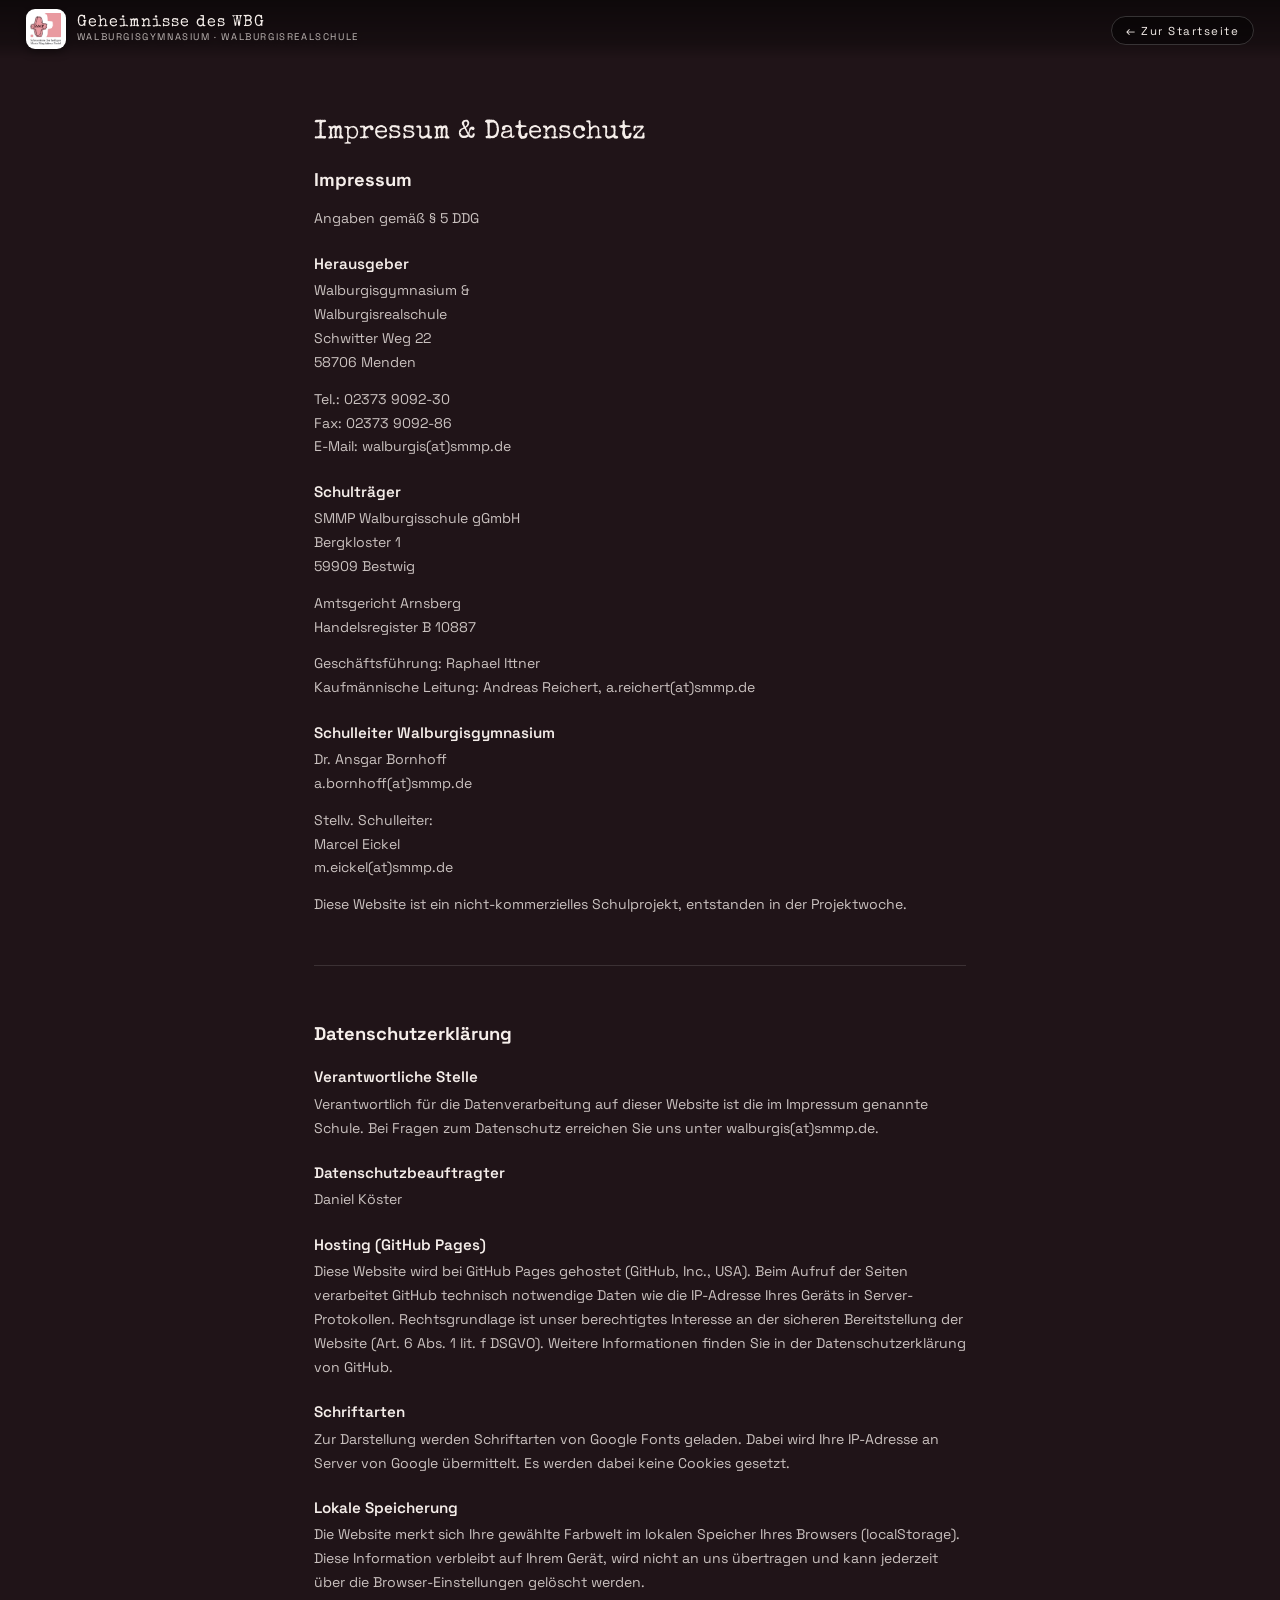
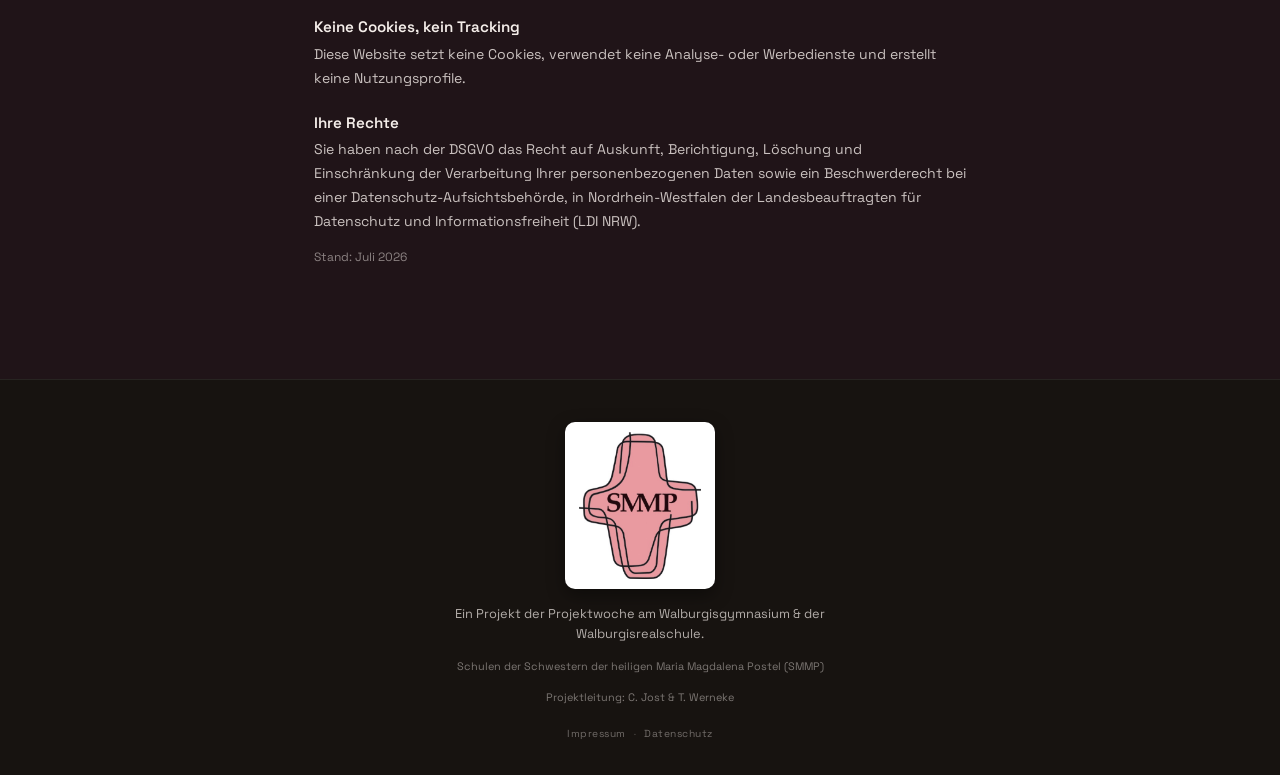
<file: rechtliches.html>
<!DOCTYPE html>
<html lang="de">
<head>
<meta charset="UTF-8">
<meta name="viewport" content="width=device-width, initial-scale=1.0">
<title>Impressum &amp; Datenschutz — Geheimnisse des WBG</title>
<meta name="robots" content="noindex">
<link rel="icon" href="assets/img/favicon.png">
<link rel="preconnect" href="https://fonts.googleapis.com">
<link rel="preconnect" href="https://fonts.gstatic.com" crossorigin>
<link href="https://fonts.googleapis.com/css2?family=Special+Elite&family=Space+Grotesk:wght@400;500;600;700&display=swap" rel="stylesheet">
<link rel="stylesheet" href="assets/css/style.css?v=2">
<style>
.legal{max-width:700px;margin:0 auto;padding:7.5rem 1.5rem 4rem;}
.legal h1{font-family:'Special Elite',monospace;font-weight:400;font-size:1.6rem;margin-bottom:.4rem;}
.legal .muster-hinweis{
  font-size:.78rem;line-height:1.6;opacity:.75;margin:1rem 0 2.5rem;
  border-left:3px solid var(--rose);padding:.6rem 0 .6rem 1rem;
}
.legal section{margin-bottom:3rem;}
.legal h2{font-weight:700;font-size:1.15rem;margin-bottom:1rem;padding-top:1rem;}
.legal h3{font-weight:600;font-size:.95rem;margin:1.4rem 0 .4rem;}
.legal p{font-size:.88rem;line-height:1.7;opacity:.8;margin-bottom:.8rem;}
.legal .platzhalter{font-family:'Special Elite',monospace;background:rgba(255,255,255,.08);padding:0 .3rem;border-radius:3px;}
.legal hr{border:none;border-top:1px solid rgba(255,255,255,.12);margin:2.5rem 0;}
</style>
</head>
<body data-theme="wbg">

<header class="site-header">
  <a class="brand" href="index.html">
    <span class="brand-logo"><img src="assets/img/smmp-bildmarke.jpg" alt="SMMP-Bildmarke"></span>
    <span class="brand-text">
      <span class="brand-title">Geheimnisse des WBG</span>
      <span class="brand-sub">Walburgisgymnasium · Walburgisrealschule</span>
    </span>
  </a>
  <nav class="crumbs"><a href="index.html">← Zur Startseite</a></nav>
</header>

<main class="legal">
  <h1>Impressum &amp; Datenschutz</h1>

  <section id="impressum">
    <h2>Impressum</h2>
    <p>Angaben gemäß § 5 DDG</p>

    <h3>Herausgeber</h3>
    <p>
      Walburgisgymnasium &amp;<br>
      Walburgisrealschule<br>
      Schwitter Weg 22<br>
      58706 Menden
    </p>
    <p>
      Tel.: 02373 9092-30<br>
      Fax: 02373 9092-86<br>
      E-Mail: walburgis(at)smmp.de
    </p>

    <h3>Schulträger</h3>
    <p>
      SMMP Walburgisschule gGmbH<br>
      Bergkloster 1<br>
      59909 Bestwig
    </p>
    <p>
      Amtsgericht Arnsberg<br>
      Handelsregister B 10887
    </p>
    <p>
      Geschäftsführung: Raphael Ittner<br>
      Kaufmännische Leitung: Andreas Reichert, a.reichert(at)smmp.de
    </p>

    <h3>Schulleiter Walburgisgymnasium</h3>
    <p>
      Dr. Ansgar Bornhoff<br>
      a.bornhoff(at)smmp.de
    </p>
    <p>
      Stellv. Schulleiter:<br>
      Marcel Eickel<br>
      m.eickel(at)smmp.de
    </p>

    <p>Diese Website ist ein nicht-kommerzielles Schulprojekt, entstanden in der Projektwoche.</p>
  </section>

  <hr>

  <section id="datenschutz">
    <h2>Datenschutzerklärung</h2>

    <h3>Verantwortliche Stelle</h3>
    <p>Verantwortlich für die Datenverarbeitung auf dieser Website ist die im Impressum genannte Schule.
    Bei Fragen zum Datenschutz erreichen Sie uns unter walburgis(at)smmp.de.</p>

    <h3>Datenschutzbeauftragter</h3>
    <p>Daniel Köster</p>

    <h3>Hosting (GitHub Pages)</h3>
    <p>Diese Website wird bei GitHub Pages gehostet (GitHub, Inc., USA). Beim Aufruf der Seiten
    verarbeitet GitHub technisch notwendige Daten wie die IP-Adresse Ihres Geräts in Server-Protokollen.
    Rechtsgrundlage ist unser berechtigtes Interesse an der sicheren Bereitstellung der Website
    (Art. 6 Abs. 1 lit. f DSGVO). Weitere Informationen finden Sie in der
    Datenschutzerklärung von GitHub.</p>

    <h3>Schriftarten</h3>
    <p>Zur Darstellung werden Schriftarten von Google Fonts geladen. Dabei wird Ihre IP-Adresse
    an Server von Google übermittelt. Es werden dabei keine Cookies gesetzt.</p>

    <h3>Lokale Speicherung</h3>
    <p>Die Website merkt sich Ihre gewählte Farbwelt im lokalen Speicher Ihres Browsers
    (localStorage). Diese Information verbleibt auf Ihrem Gerät, wird nicht an uns übertragen
    und kann jederzeit über die Browser-Einstellungen gelöscht werden.</p>

    <h3>Keine Cookies, kein Tracking</h3>
    <p>Diese Website setzt keine Cookies, verwendet keine Analyse- oder Werbedienste und erstellt
    keine Nutzungsprofile.</p>

    <h3>Ihre Rechte</h3>
    <p>Sie haben nach der DSGVO das Recht auf Auskunft, Berichtigung, Löschung und Einschränkung
    der Verarbeitung Ihrer personenbezogenen Daten sowie ein Beschwerderecht bei einer
    Datenschutz-Aufsichtsbehörde, in Nordrhein-Westfalen der Landesbeauftragten für Datenschutz
    und Informationsfreiheit (LDI NRW).</p>

    <p style="opacity:.5;font-size:.75rem;">Stand: Juli 2026</p>
  </section>
</main>

<footer class="site-footer">
  <img class="footer-logo" src="assets/img/smmp-logo.jpg" alt="SMMP — Schwestern der heiligen Maria Magdalena Postel">
  <p>Ein Projekt der Projektwoche am Walburgisgymnasium &amp; der Walburgisrealschule.</p>
  <p class="footer-note">Schulen der Schwestern der heiligen Maria Magdalena Postel (SMMP)</p>
  <p class="footer-note">Projektleitung: C. Jost &amp; T. Werneke</p>
  <nav class="footer-legal"><a href="rechtliches.html#impressum">Impressum</a><span>·</span><a href="rechtliches.html#datenschutz">Datenschutz</a></nav>
</footer>

<script src="assets/js/common.js?v=2"></script>
</body>
</html>
</file>
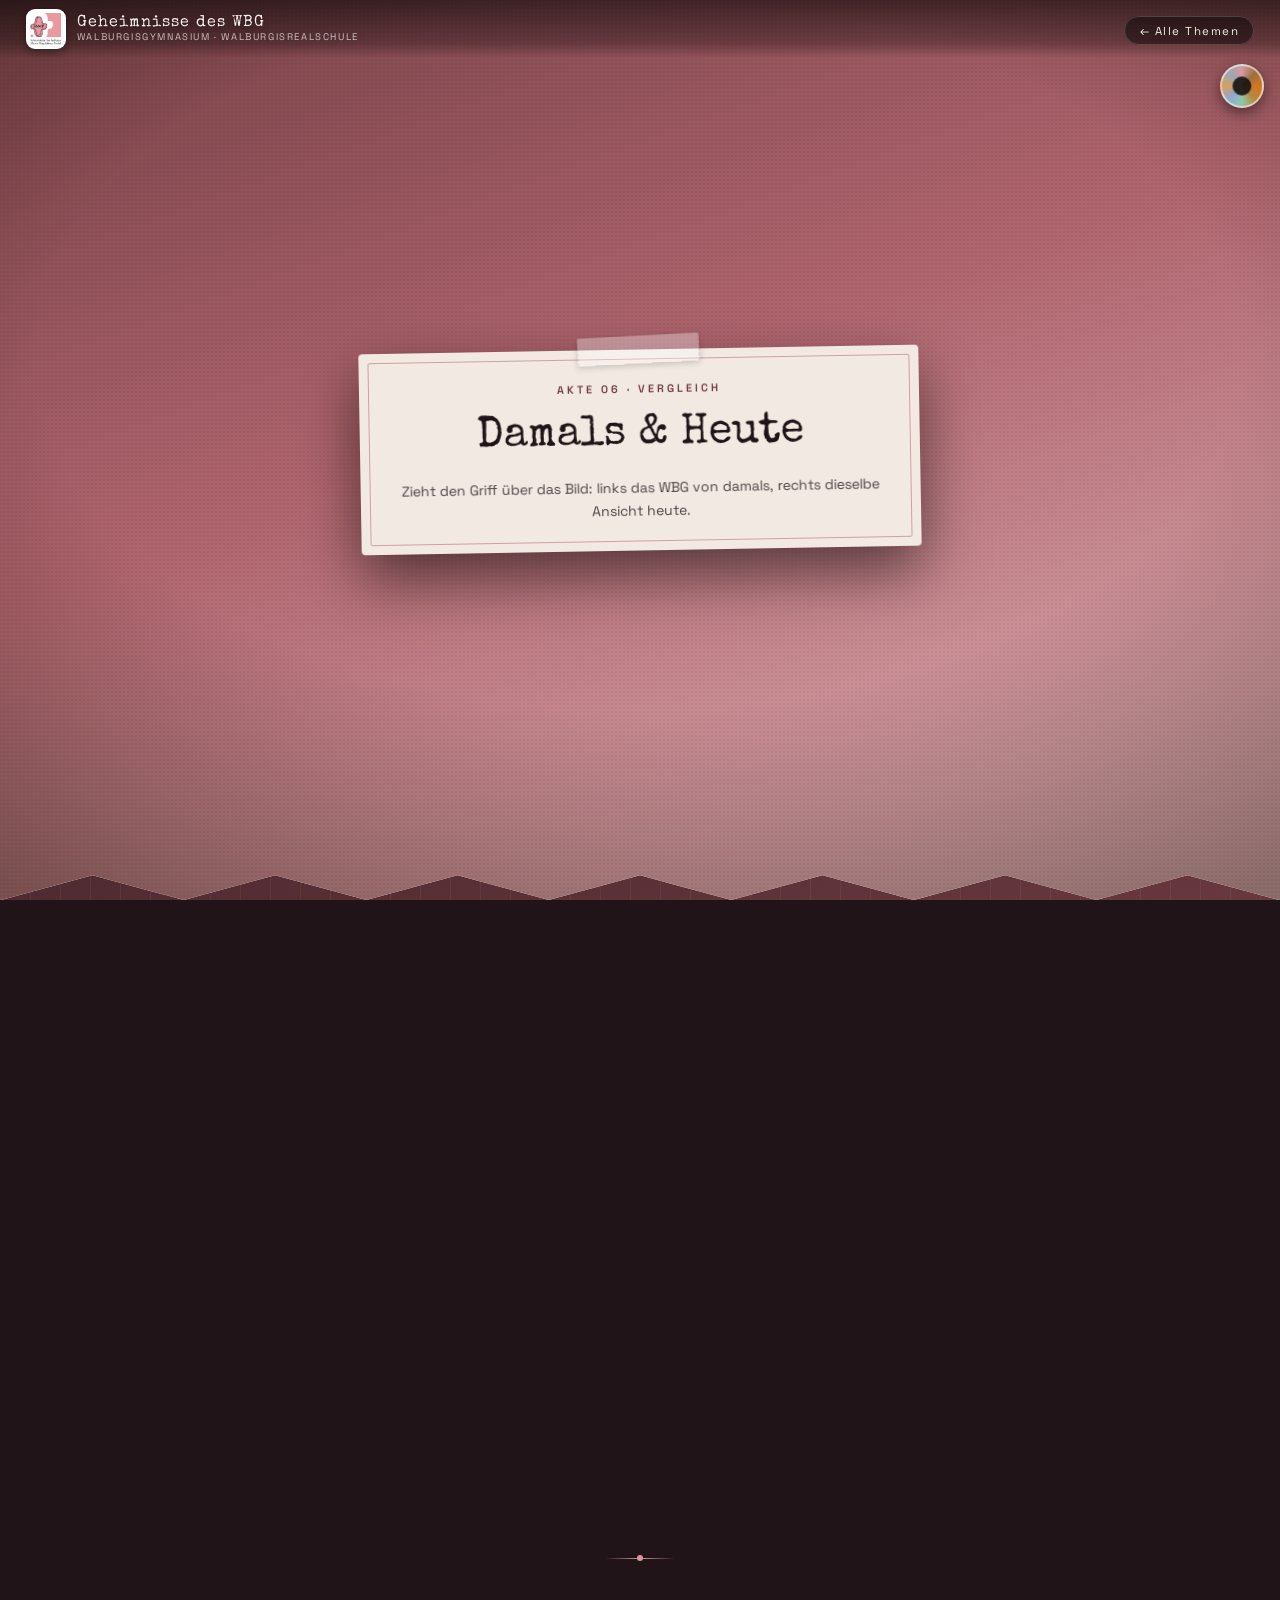
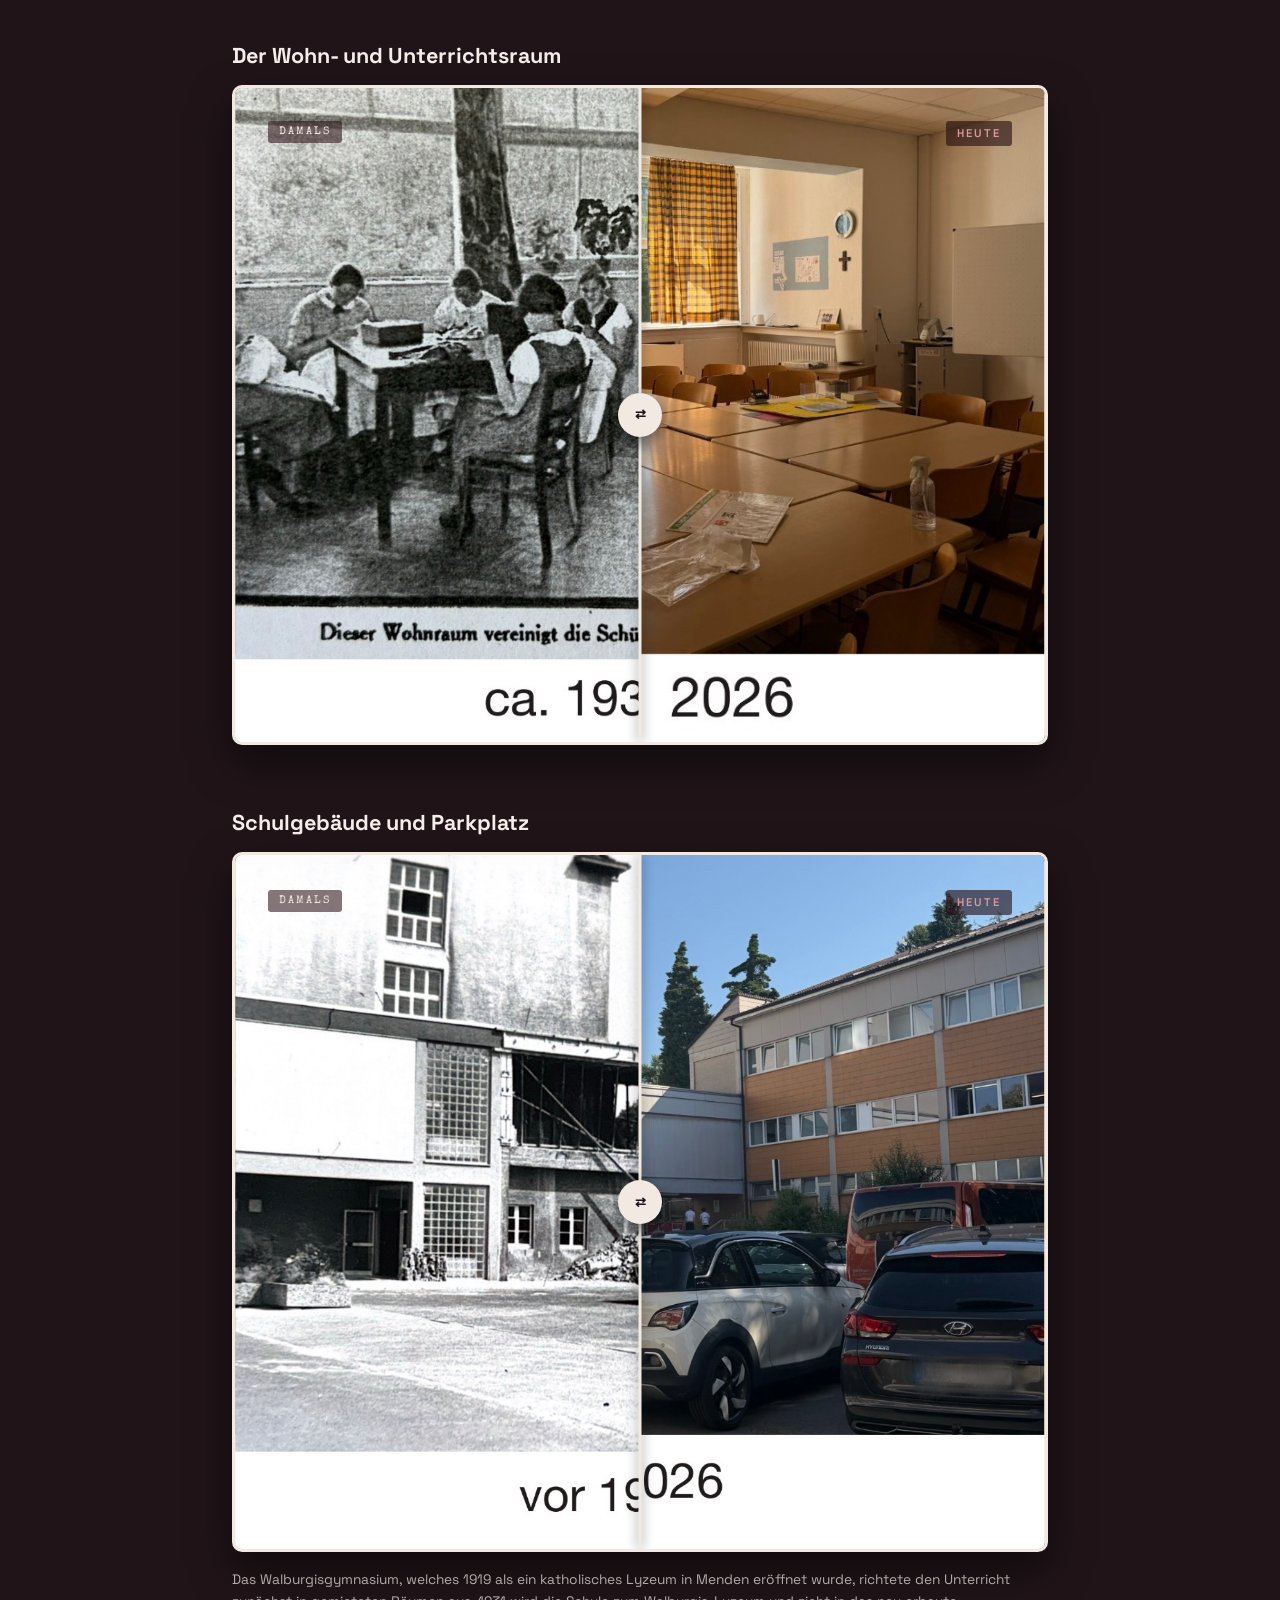
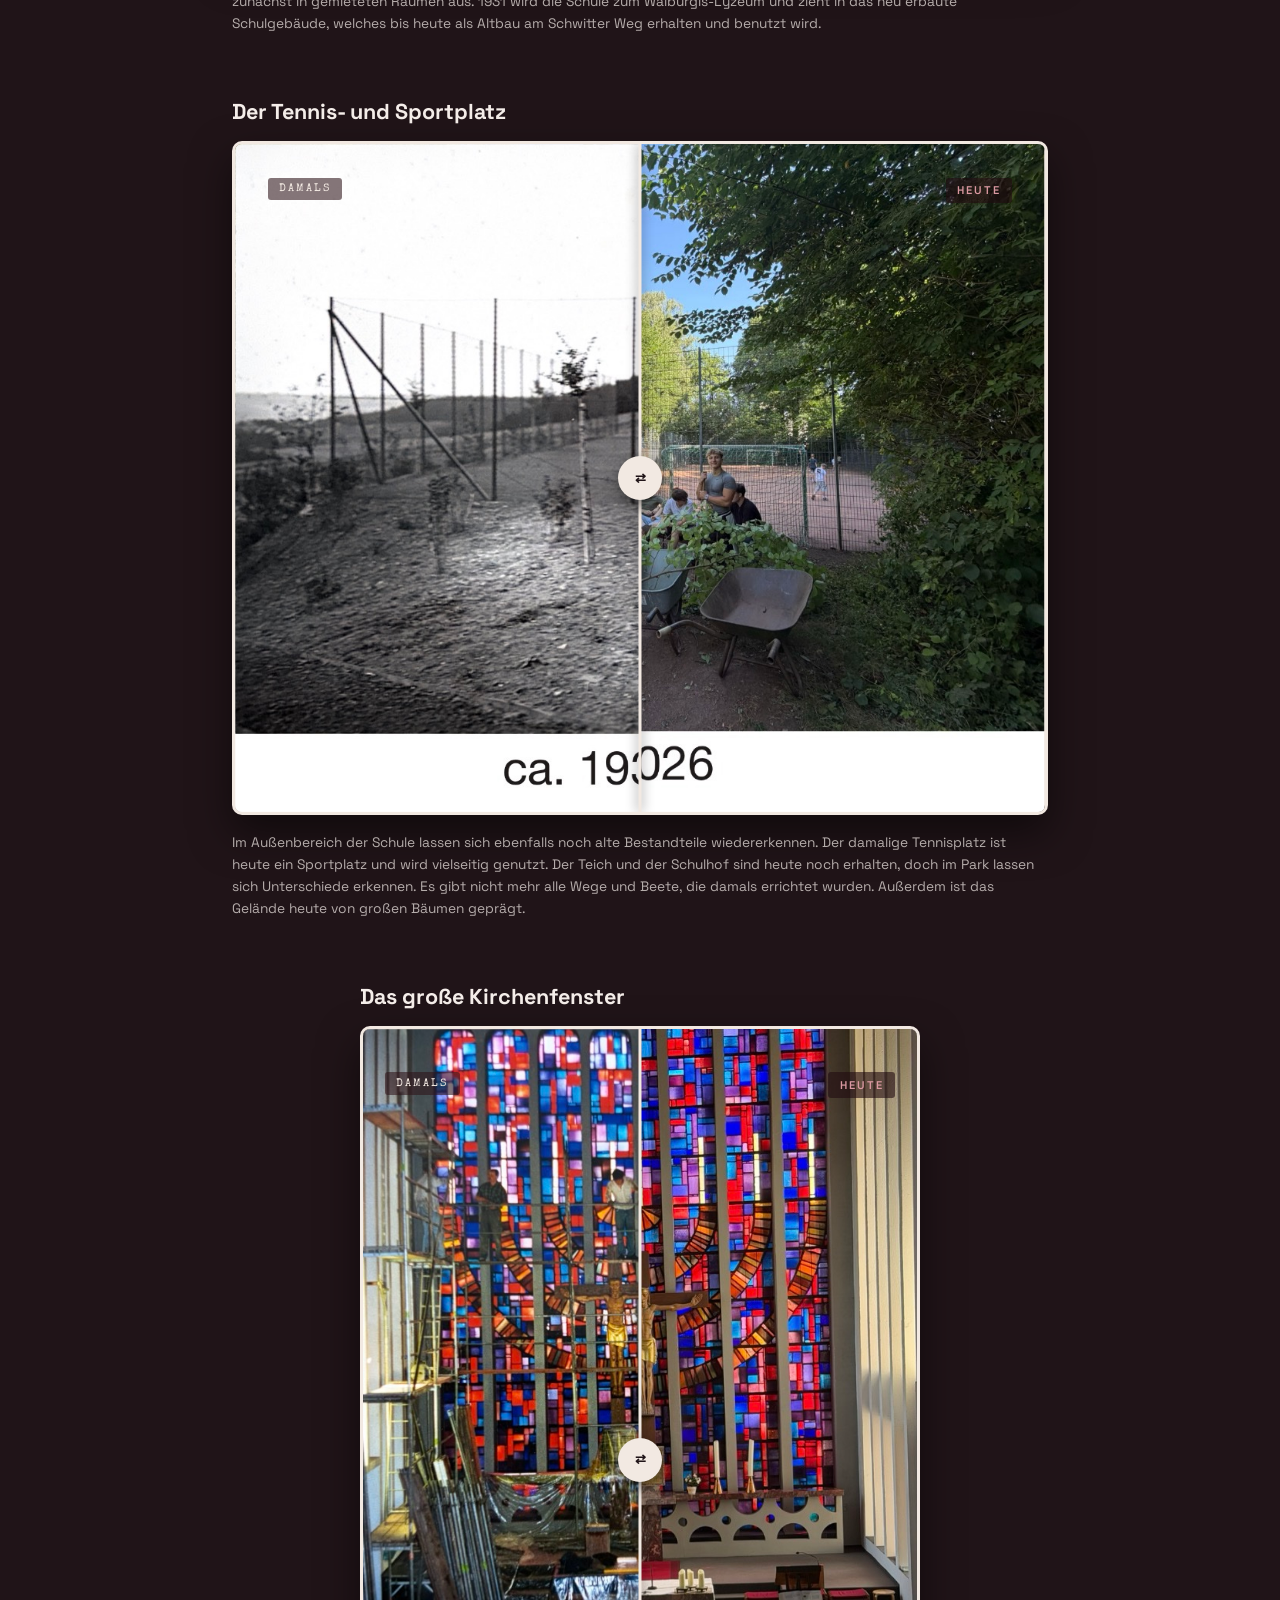
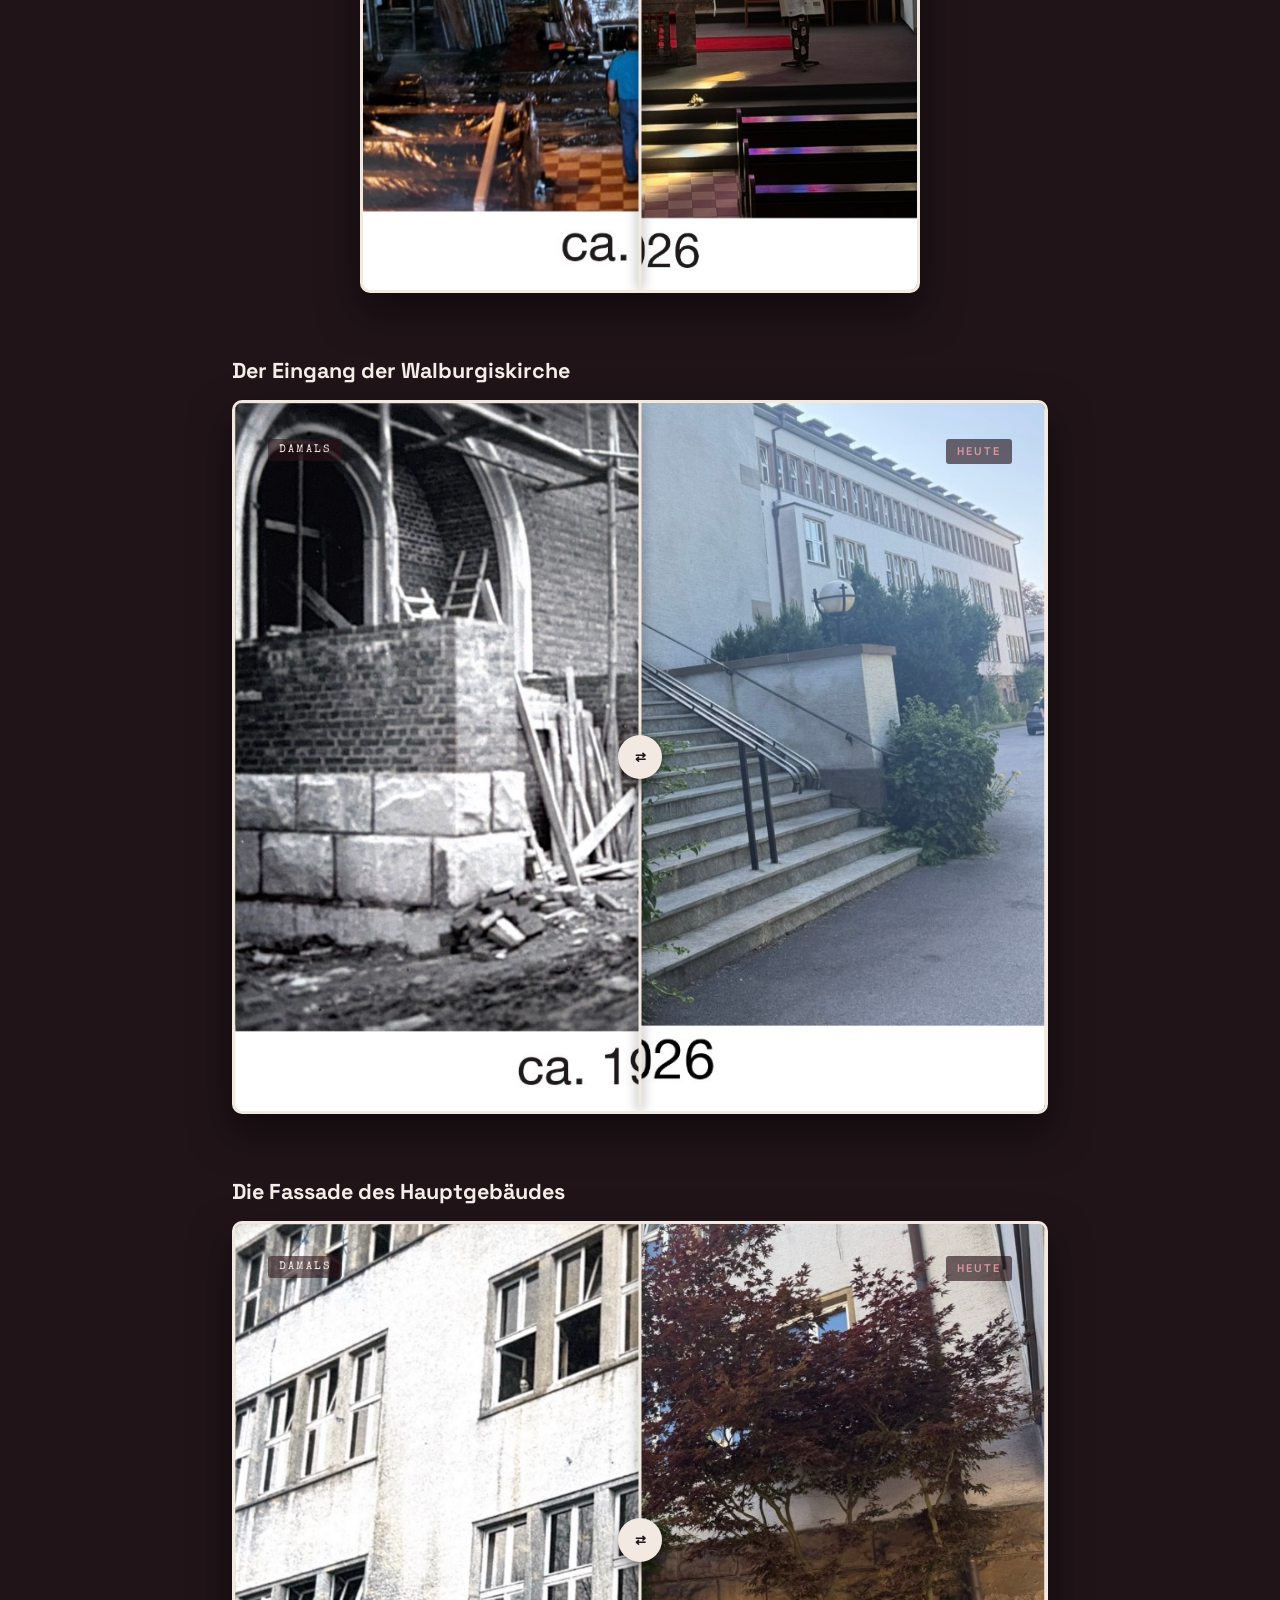
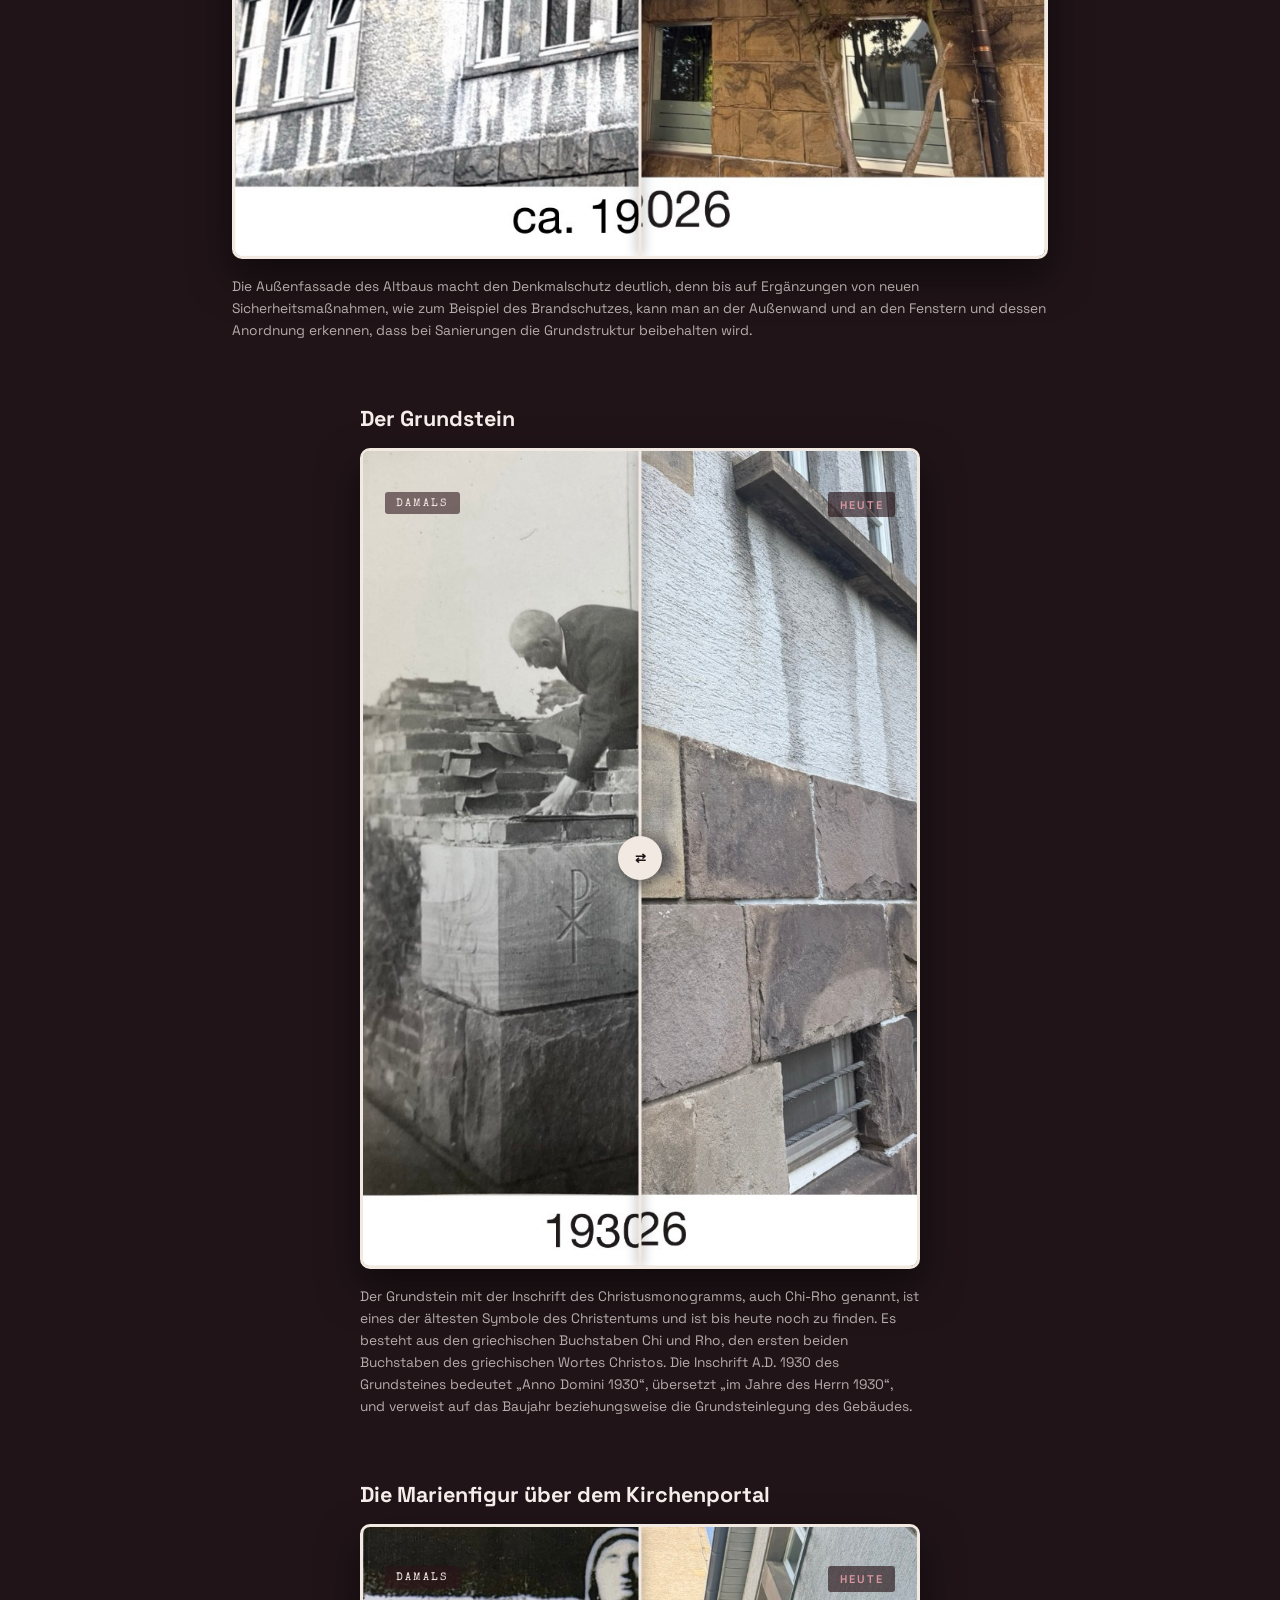
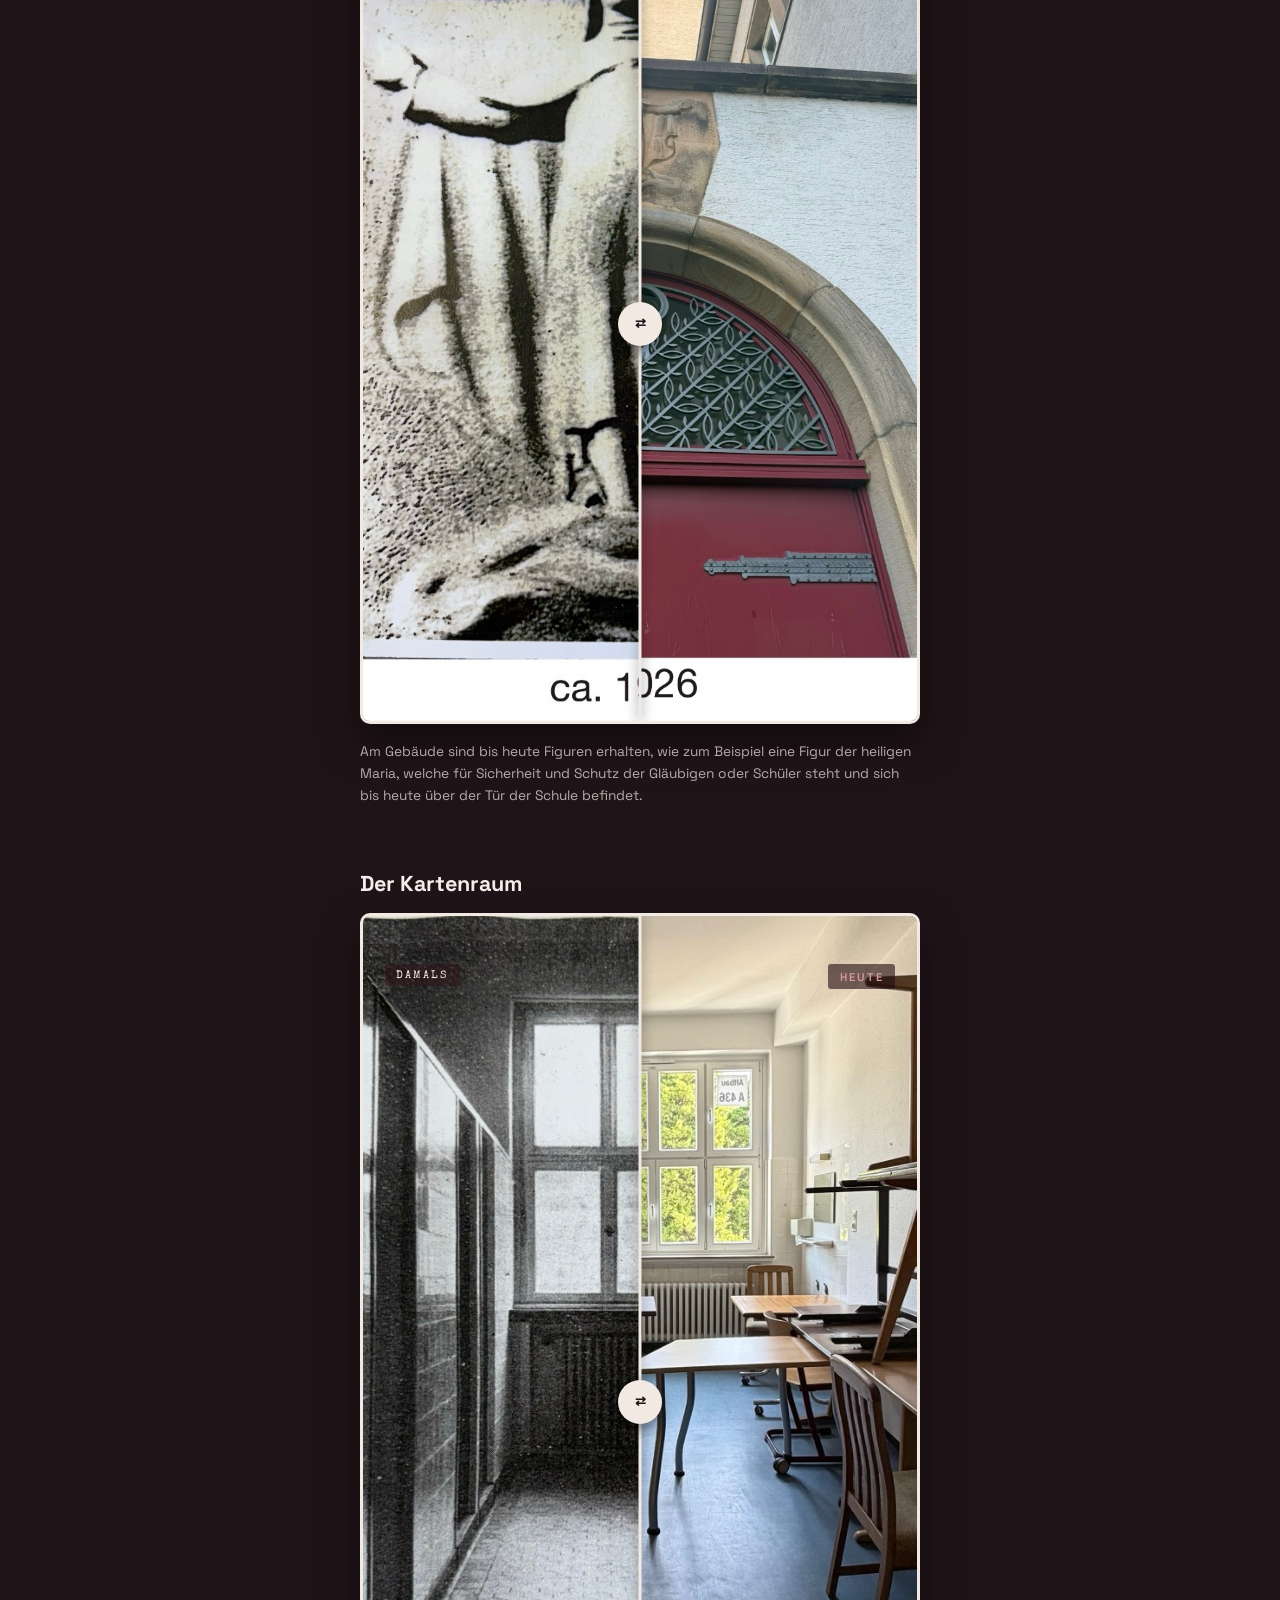
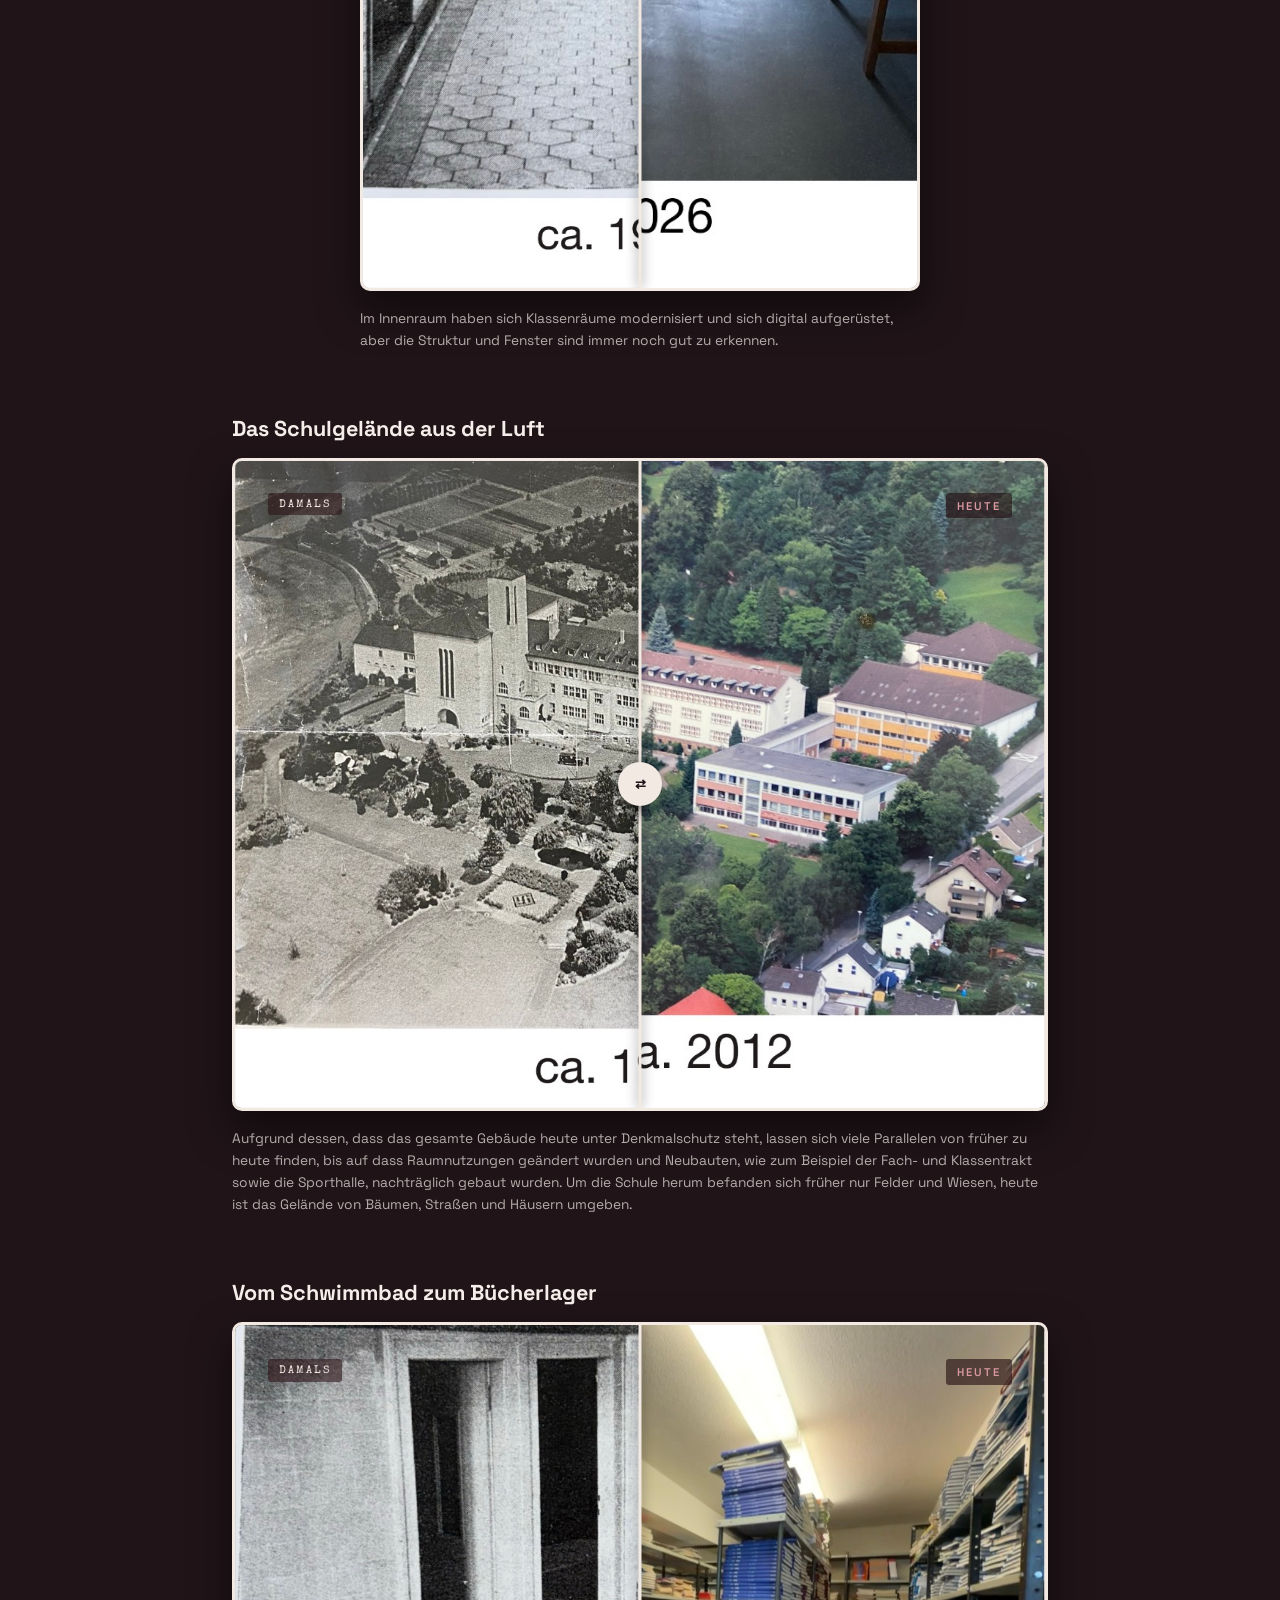
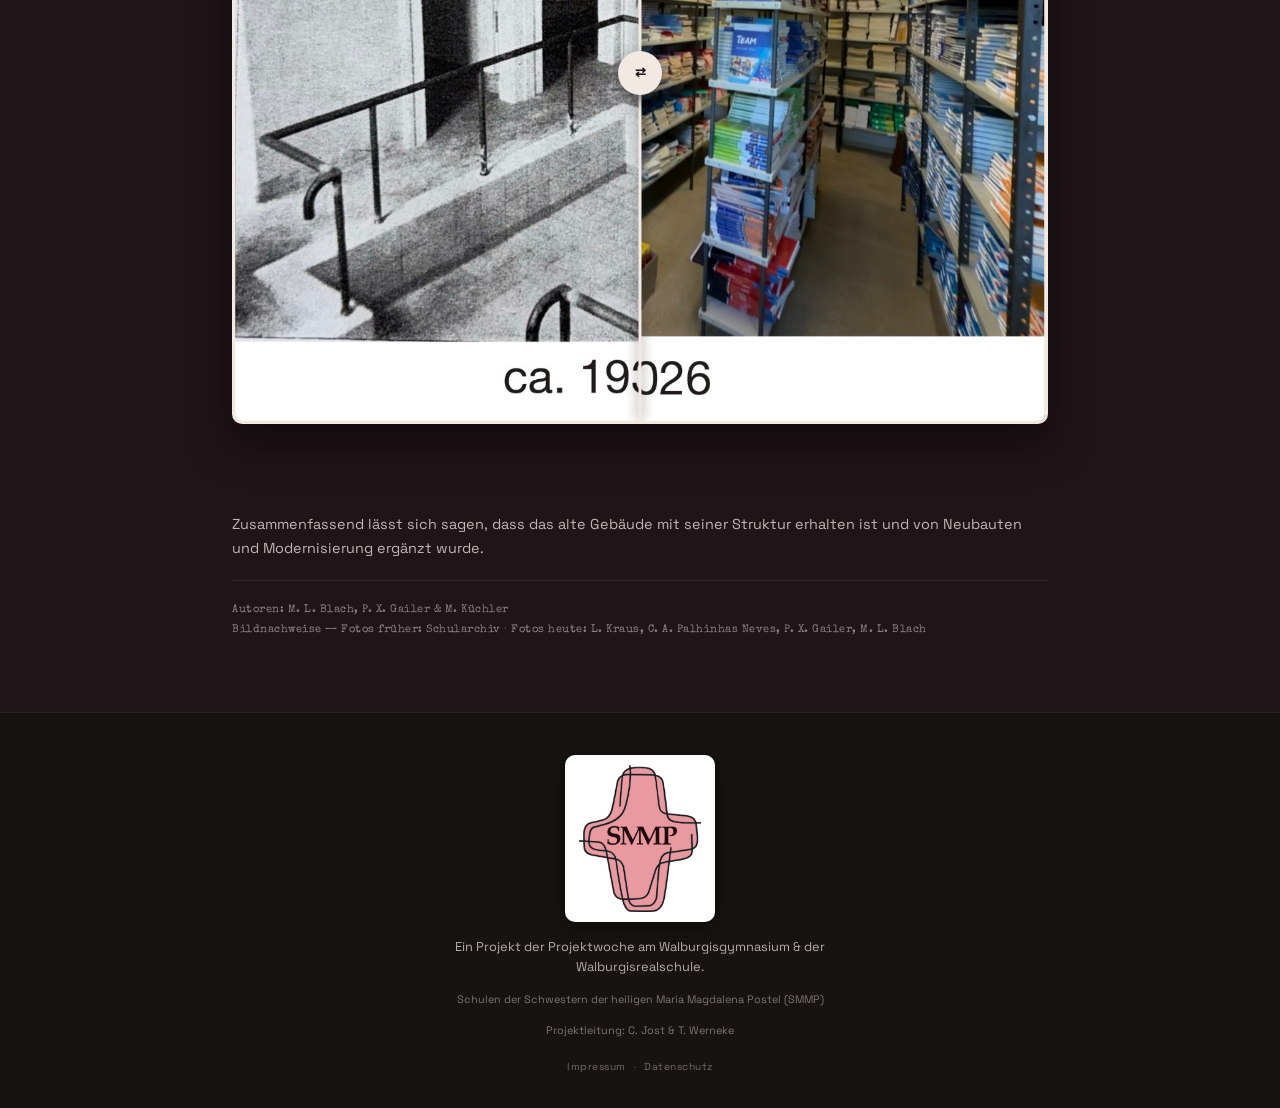
<file: vergleich.html>
<!DOCTYPE html>
<html lang="de">
<head>
<meta charset="UTF-8">
<meta name="viewport" content="width=device-width, initial-scale=1.0">
<title>Damals &amp; Heute — Geheimnisse des WBG</title>
<meta name="description" content="Alte und neue Aufnahmen des Walburgisgymnasiums & der Walburgisrealschule im direkten Vergleich per Schieberegler.">
<link rel="icon" href="assets/img/favicon.png">
<link rel="preconnect" href="https://fonts.googleapis.com">
<link rel="preconnect" href="https://fonts.gstatic.com" crossorigin>
<link href="https://fonts.googleapis.com/css2?family=Special+Elite&family=Space+Grotesk:wght@400;500;600;700&display=swap" rel="stylesheet">
<link rel="stylesheet" href="assets/css/style.css?v=2">
<style>
.page-hero{
  min-height:46vh;display:flex;flex-direction:column;align-items:center;justify-content:center;
  text-align:center;padding:6rem 1.5rem 2.5rem;
  background:linear-gradient(200deg,var(--ink) 10%,var(--tafel) 150%);
}
.page-hero .eyebrow{font-weight:600;font-size:.72rem;letter-spacing:3px;color:var(--tafel-light);margin-bottom:.8rem;}
.page-hero h1{font-family:'Special Elite',monospace;font-weight:400;font-size:clamp(1.8rem,4.5vw,3rem);}
.page-hero p{margin-top:1rem;max-width:520px;opacity:.75;font-size:.9rem;line-height:1.6;}

.vergleiche{max-width:860px;margin:0 auto;padding:3.5rem 1.4rem 5.5rem;display:flex;flex-direction:column;gap:4rem;}

.vgl{display:flex;flex-direction:column;gap:1rem;}
.vgl-head{display:flex;align-items:baseline;justify-content:space-between;gap:1rem;flex-wrap:wrap;}
.vgl-head h2{font-weight:700;font-size:1.35rem;}

/* ---------- Schieberegler-Komponente ---------- */
.slider{
  position:relative;aspect-ratio:var(--vgl-ratio,16 / 9);border-radius:10px;overflow:hidden;
  box-shadow:0 18px 40px rgba(0,0,0,.5);user-select:none;touch-action:none;
  border:3px solid var(--paper);
}
.slider .ebene{
  position:absolute;inset:0;width:100%;height:100%;display:block;
  background:var(--paper);
}
.slider .label{
  position:absolute;top:5%;font-size:.7rem;letter-spacing:2px;padding:.35rem .7rem;border-radius:3px;z-index:3;
}
.slider .label-damals{left:4%;font-family:'Special Elite',monospace;background:var(--caption-old-bg);color:var(--paper);}
.slider .label-heute{right:4%;font-weight:600;background:var(--caption-modern-bg);color:var(--tafel-light);}
.slider .griff-linie{
  position:absolute;top:0;bottom:0;width:3px;background:var(--paper);z-index:4;
  box-shadow:0 0 12px rgba(0,0,0,.6);transform:translateX(-50%);pointer-events:none;
}
.slider .griff{
  position:absolute;top:50%;transform:translate(-50%,-50%);z-index:5;pointer-events:none;
  width:44px;height:44px;border-radius:50%;background:var(--paper);
  display:flex;align-items:center;justify-content:center;gap:3px;
  box-shadow:0 6px 16px rgba(0,0,0,.5);
  color:var(--ink);font-weight:700;font-size:.8rem;
}
/* Der echte (unsichtbare) Regler liegt über allem — Tastatur & Screenreader nutzbar */
.slider input[type=range]{
  position:absolute;inset:0;width:100%;height:100%;opacity:0;cursor:ew-resize;z-index:6;margin:0;
}
.vgl .beschreibung{font-size:.86rem;line-height:1.6;opacity:.7;}
.vgl .beschreibung:empty{display:none;}

/* ---------- Abschluss: Zusammenfassung + Bildnachweise ---------- */
.vgl-abschluss{max-width:860px;margin:0 auto;padding:0 1.4rem 4.5rem;display:flex;flex-direction:column;gap:1.2rem;}
.vgl-abschluss p{font-size:.9rem;line-height:1.7;opacity:.75;}
.vgl-abschluss .bildnachweis{
  font-family:'Special Elite',monospace;font-size:.7rem;letter-spacing:.5px;
  opacity:.5;border-top:1px solid rgba(255,255,255,.15);padding-top:1.2rem;line-height:1.8;
}
.vgl.is-portrait{width:min(100%,560px);align-self:center;}
@media (max-width:640px){
  .vergleiche{gap:3rem;}
  .vgl-head h2{font-size:1.15rem;}
  .slider .label{font-size:.6rem;letter-spacing:1.4px;}
}
</style>
</head>
<body data-theme="wbg">

<header class="site-header">
  <a class="brand" href="index.html">
    <span class="brand-logo"><img src="assets/img/smmp-bildmarke.jpg" alt="SMMP-Bildmarke"></span>
    <span class="brand-text">
      <span class="brand-title">Geheimnisse des WBG</span>
      <span class="brand-sub">Walburgisgymnasium · Walburgisrealschule</span>
    </span>
  </a>
  <nav class="crumbs"><a href="index.html">← Alle Themen</a></nav>
</header>

<div class="theme-switcher"></div>

<section class="riss-hero">
  <div class="riss-sticky">
    <div class="riss-ebene riss-neu"></div>
    <div class="riss-kante"></div>
    <div class="riss-wrap"><div class="riss-canvas"><div class="riss-ebene riss-alt"></div></div></div>
    <div class="riss-inhalt">
      <div class="eyebrow">AKTE 06 · VERGLEICH</div>
      <h1>Damals &amp; Heute</h1>
      <p>Zieht den Griff über das Bild: links das WBG von damals, rechts dieselbe Ansicht heute.</p>
    </div>
    <div class="scroll-hint">↓ SCROLLEN</div>
  </div>
</section>

<div class="seam"><div class="seam-ornament"></div></div>

<main class="vergleiche" id="vergleiche"></main>

<section class="vgl-abschluss">
  <p>Zusammenfassend lässt sich sagen, dass das alte Gebäude mit seiner Struktur erhalten ist und von Neubauten und Modernisierung ergänzt wurde.</p>
  <p class="bildnachweis">Autoren: M.&nbsp;L.&nbsp;Blach, P.&nbsp;X.&nbsp;Gailer &amp; M.&nbsp;Küchler<br>
  Bildnachweise — Fotos früher: Schularchiv · Fotos heute: L.&nbsp;Kraus, C.&nbsp;A.&nbsp;Palhinhas Neves, P.&nbsp;X.&nbsp;Gailer, M.&nbsp;L.&nbsp;Blach</p>
</section>

<footer class="site-footer">
  <img class="footer-logo" src="assets/img/smmp-logo.jpg" alt="SMMP — Schwestern der heiligen Maria Magdalena Postel">
  <p>Ein Projekt der Projektwoche am Walburgisgymnasium &amp; der Walburgisrealschule.</p>
  <p class="footer-note">Schulen der Schwestern der heiligen Maria Magdalena Postel (SMMP)</p>
  <p class="footer-note">Projektleitung: C. Jost &amp; T. Werneke</p>
  <nav class="footer-legal"><a href="rechtliches.html#impressum">Impressum</a><span>·</span><a href="rechtliches.html#datenschutz">Datenschutz</a></nav>
</footer>

<script>
/* Jedes JPEG enthält beide Aufnahmen. Da die Trennkante je Datei an
   einer anderen Stelle liegt, werden die beiden pixelgenauen Bereiche
   als SVG-Ausschnitte derselben Originaldatei angezeigt. Schmale helle
   Zwischenstege sind über linksBreite/rechtsStart ausgeschlossen. */
var VERGLEICHE = [
  {
    titel: 'Der Wohn- und Unterrichtsraum',
    bild: 'assets/img/vergleich/Image (3).jpeg',
    breite: 2015,
    hoehe: 814,
    linksBreite: 1120,
    rechtsStart: 1124,
    text: ''
  },
  {
    titel: 'Schulgebäude und Parkplatz',
    bild: 'assets/img/vergleich/Image (4).jpeg',
    breite: 2328,
    hoehe: 1000,
    linksBreite: 1216,
    rechtsStart: 1216,
    text: 'Das Walburgisgymnasium, welches 1919 als ein katholisches Lyzeum in Menden eröffnet wurde, richtete den Unterricht zunächst in gemieteten Räumen aus. 1931 wird die Schule zum Walburgis-Lyzeum und zieht in das neu erbaute Schulgebäude, welches bis heute als Altbau am Schwitter Weg erhalten und benutzt wird.'
  },
  {
    titel: 'Der Tennis- und Sportplatz',
    bild: 'assets/img/vergleich/Image (5).jpeg',
    breite: 2129,
    hoehe: 880,
    linksBreite: 1079,
    rechtsStart: 1079,
    text: 'Im Außenbereich der Schule lassen sich ebenfalls noch alte Bestandteile wiedererkennen. Der damalige Tennisplatz ist heute ein Sportplatz und wird vielseitig genutzt. Der Teich und der Schulhof sind heute noch erhalten, doch im Park lassen sich Unterschiede erkennen. Es gibt nicht mehr alle Wege und Beete, die damals errichtet wurden. Außerdem ist das Gelände heute von großen Bäumen geprägt.'
  },
  {
    titel: 'Das große Kirchenfenster',
    bild: 'assets/img/vergleich/Image (6).jpeg',
    breite: 1416,
    hoehe: 1096,
    linksBreite: 658,
    rechtsStart: 658,
    text: ''
  },
  {
    titel: 'Der Eingang der Walburgiskirche',
    bild: 'assets/img/vergleich/Image (9).jpeg',
    breite: 1934,
    hoehe: 847,
    linksBreite: 1041,
    rechtsStart: 1041,
    text: ''
  },
  {
    titel: 'Die Fassade des Hauptgebäudes',
    bild: 'assets/img/vergleich/Image (10).jpeg',
    breite: 2096,
    hoehe: 820,
    linksBreite: 1125,
    rechtsStart: 1125,
    text: 'Die Außenfassade des Altbaus macht den Denkmalschutz deutlich, denn bis auf Ergänzungen von neuen Sicherheitsmaßnahmen, wie zum Beispiel des Brandschutzes, kann man an der Außenwand und an den Fenstern und dessen Anordnung erkennen, dass bei Sanierungen die Grundstruktur beibehalten wird.'
  },
  {
    titel: 'Der Grundstein',
    bild: 'assets/img/vergleich/Image (11).jpeg',
    breite: 1447,
    hoehe: 1060,
    linksBreite: 721,
    rechtsStart: 721,
    text: 'Der Grundstein mit der Inschrift des Christusmonogramms, auch Chi-Rho genannt, ist eines der ältesten Symbole des Christentums und ist bis heute noch zu finden. Es besteht aus den griechischen Buchstaben Chi und Rho, den ersten beiden Buchstaben des griechischen Wortes Christos. Die Inschrift A.D. 1930 des Grundsteines bedeutet „Anno Domini 1930“, übersetzt „im Jahre des Herrn 1930“, und verweist auf das Baujahr beziehungsweise die Grundsteinlegung des Gebäudes.'
  },
  {
    titel: 'Die Marienfigur über dem Kirchenportal',
    bild: 'assets/img/vergleich/Image (12).jpeg',
    breite: 1552,
    hoehe: 1104,
    linksBreite: 783,
    rechtsStart: 789,
    text: 'Am Gebäude sind bis heute Figuren erhalten, wie zum Beispiel eine Figur der heiligen Maria, welche für Sicherheit und Schutz der Gläubigen oder Schüler steht und sich bis heute über der Tür der Schule befindet.'
  },
  {
    titel: 'Der Kartenraum',
    bild: 'assets/img/vergleich/Image (13).jpeg',
    breite: 1440,
    hoehe: 1254,
    linksBreite: 796,
    rechtsStart: 800,
    text: 'Im Innenraum haben sich Klassenräume modernisiert und sich digital aufgerüstet, aber die Struktur und Fenster sind immer noch gut zu erkennen.'
  },
  {
    titel: 'Das Schulgelände aus der Luft',
    bild: 'assets/img/vergleich/Image (14).jpeg',
    breite: 2205,
    hoehe: 883,
    linksBreite: 1132,
    rechtsStart: 1132,
    text: 'Aufgrund dessen, dass das gesamte Gebäude heute unter Denkmalschutz steht, lassen sich viele Parallelen von früher zu heute finden, bis auf dass Raumnutzungen geändert wurden und Neubauten, wie zum Beispiel der Fach- und Klassentrakt sowie die Sporthalle, nachträglich gebaut wurden. Um die Schule herum befanden sich früher nur Felder und Wiesen, heute ist das Gelände von Bäumen, Straßen und Häusern umgeben.'
  },
  {
    titel: 'Vom Schwimmbad zum Bücherlager',
    bild: 'assets/img/vergleich/Image (15).jpeg',
    breite: 2282,
    hoehe: 982,
    linksBreite: 1150,
    rechtsStart: 1151,
    text: ''
  }
];

var host = document.getElementById('vergleiche');

VERGLEICHE.forEach(function(v){
  var rechtsBreite = v.breite - v.rechtsStart;
  var el = document.createElement('section');
  el.className = 'vgl';
  el.innerHTML =
    '<div class="vgl-head">' +
      '<h2>' + v.titel + '</h2>' +
    '</div>' +
    '<div class="slider geteilt">' +
      /* slice statt meet: beide Ausschnitte füllen den Rahmen randlos.
         Da die Trennkante selten mittig liegt, sind die zwei Ausschnitte
         unterschiedlich breit — meet würde helle Leerstreifen einpassen,
         slice beschneidet stattdessen ein paar Randpixel. YMax verankert
         dabei unten, damit die Bildunterschriften der Scans sichtbar
         bleiben und nur oben (Himmel/Decke) etwas wegfällt. */
      '<svg class="ebene heute" viewBox="' + v.rechtsStart + ' 0 ' + rechtsBreite + ' ' + v.hoehe + '" preserveAspectRatio="xMidYMax slice" aria-hidden="true" focusable="false">' +
        '<image href="' + v.bild + '" x="0" y="0" width="' + v.breite + '" height="' + v.hoehe + '" preserveAspectRatio="none"></image>' +
      '</svg>' +
      '<svg class="ebene damals" viewBox="0 0 ' + v.linksBreite + ' ' + v.hoehe + '" preserveAspectRatio="xMidYMax slice" aria-hidden="true" focusable="false">' +
        '<image href="' + v.bild + '" x="0" y="0" width="' + v.breite + '" height="' + v.hoehe + '" preserveAspectRatio="none"></image>' +
      '</svg>' +
      '<span class="label label-damals">DAMALS</span>' +
      '<span class="label label-heute">HEUTE</span>' +
      '<div class="griff-linie"></div>' +
      '<div class="griff">⇄</div>' +
      '<input type="range" min="0" max="100" value="50" aria-label="Vergleich ' + v.titel + ': damals / heute">' +
    '</div>' +
    '<p class="beschreibung">' + v.text + '</p>';

  var slider = el.querySelector('.slider');
  var damals = el.querySelector('.damals');
  var linie = el.querySelector('.griff-linie');
  var griff = el.querySelector('.griff');
  var range = el.querySelector('input[type=range]');

  var ausschnittSumme = v.linksBreite + rechtsBreite;
  slider.style.setProperty('--vgl-ratio', ausschnittSumme + ' / ' + (v.hoehe * 2));
  if ((ausschnittSumme / 2) / v.hoehe < .8) el.classList.add('is-portrait');

  function setPos(pct){
    /* An den Endpunkten leicht überziehen — sonst bleibt durch
       Rundungsfehler ein schmaler Bildstreifen am Rand stehen */
    var rechts = 100 - pct;
    if (pct <= 0) rechts = 101;
    else if (pct >= 100) rechts = -1;
    damals.style.clipPath = 'inset(0 ' + rechts + '% 0 0)';
    linie.style.left = pct + '%';
    griff.style.left = pct + '%';
  }
  range.addEventListener('input', function(){ setPos(Number(range.value)); });
  setPos(50);

  host.appendChild(el);
});
</script>
<script src="assets/js/common.js?v=2"></script>
</body>
</html>
</file>
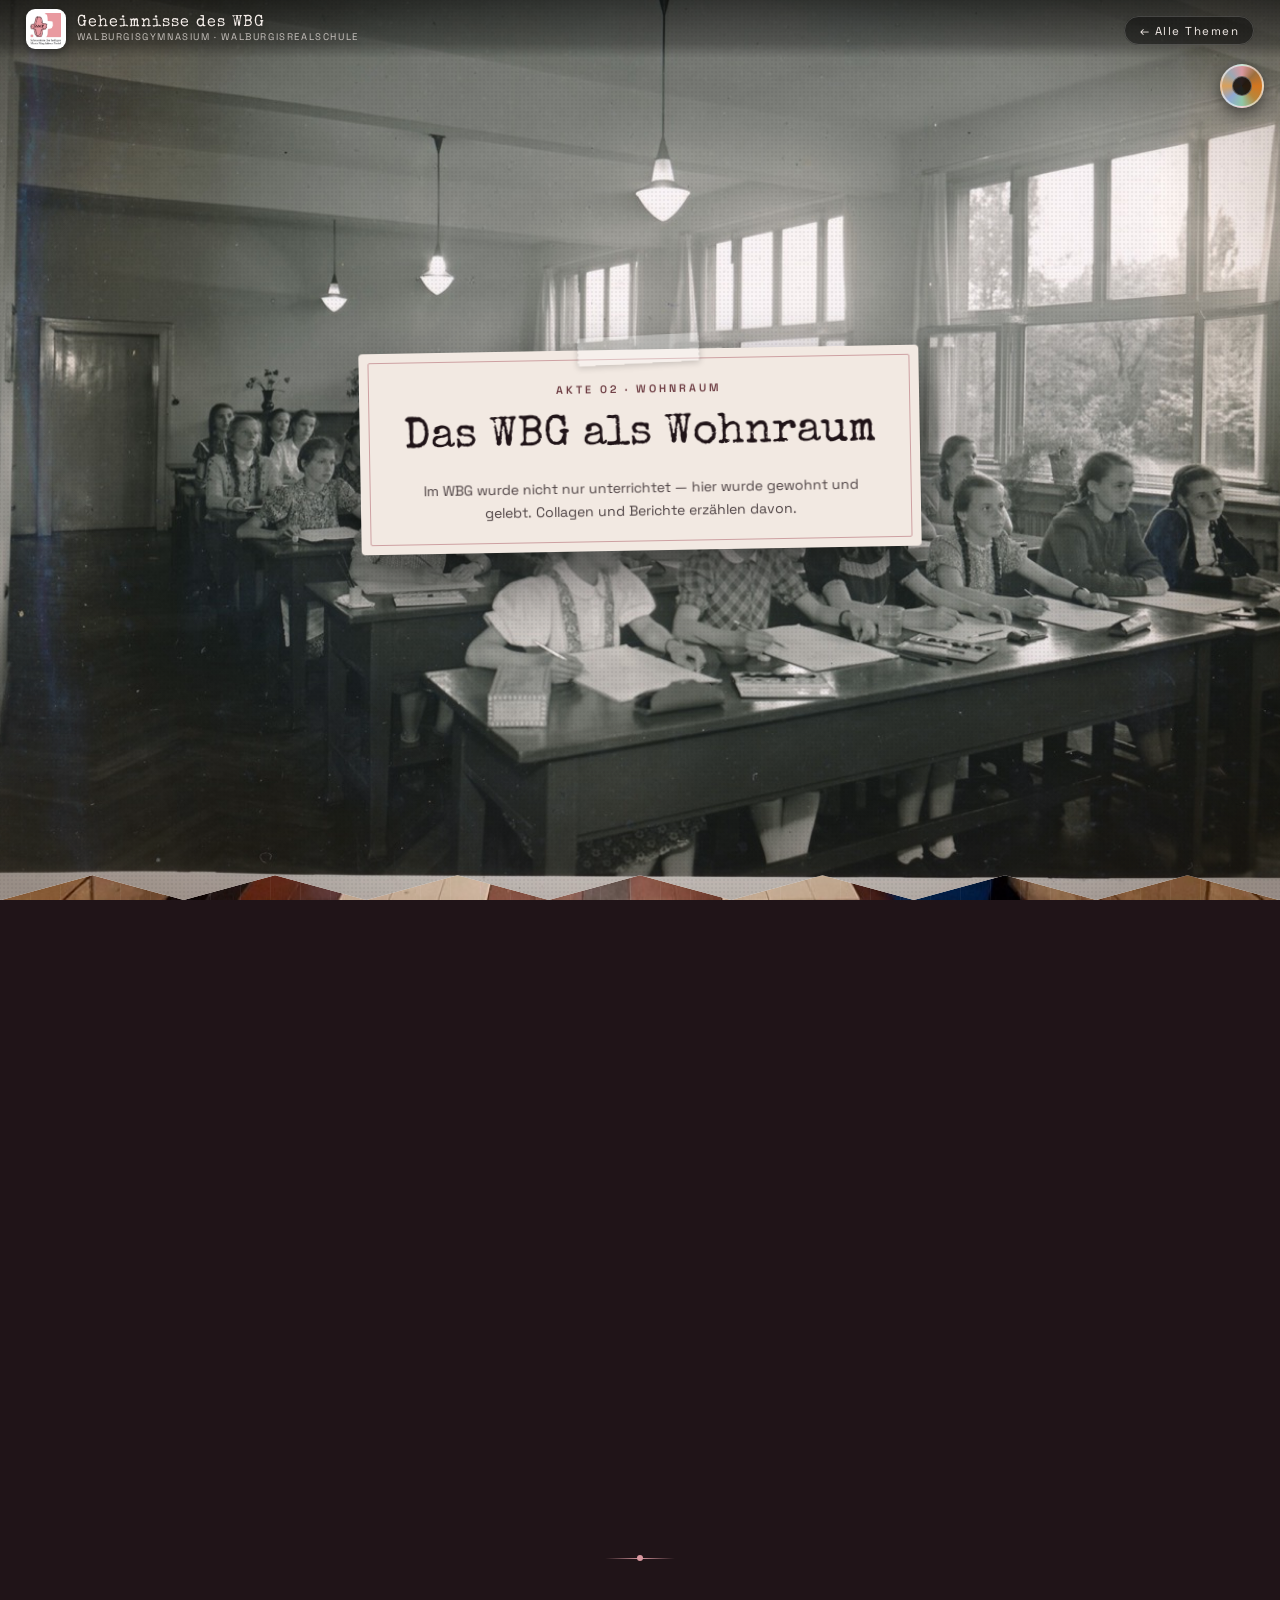
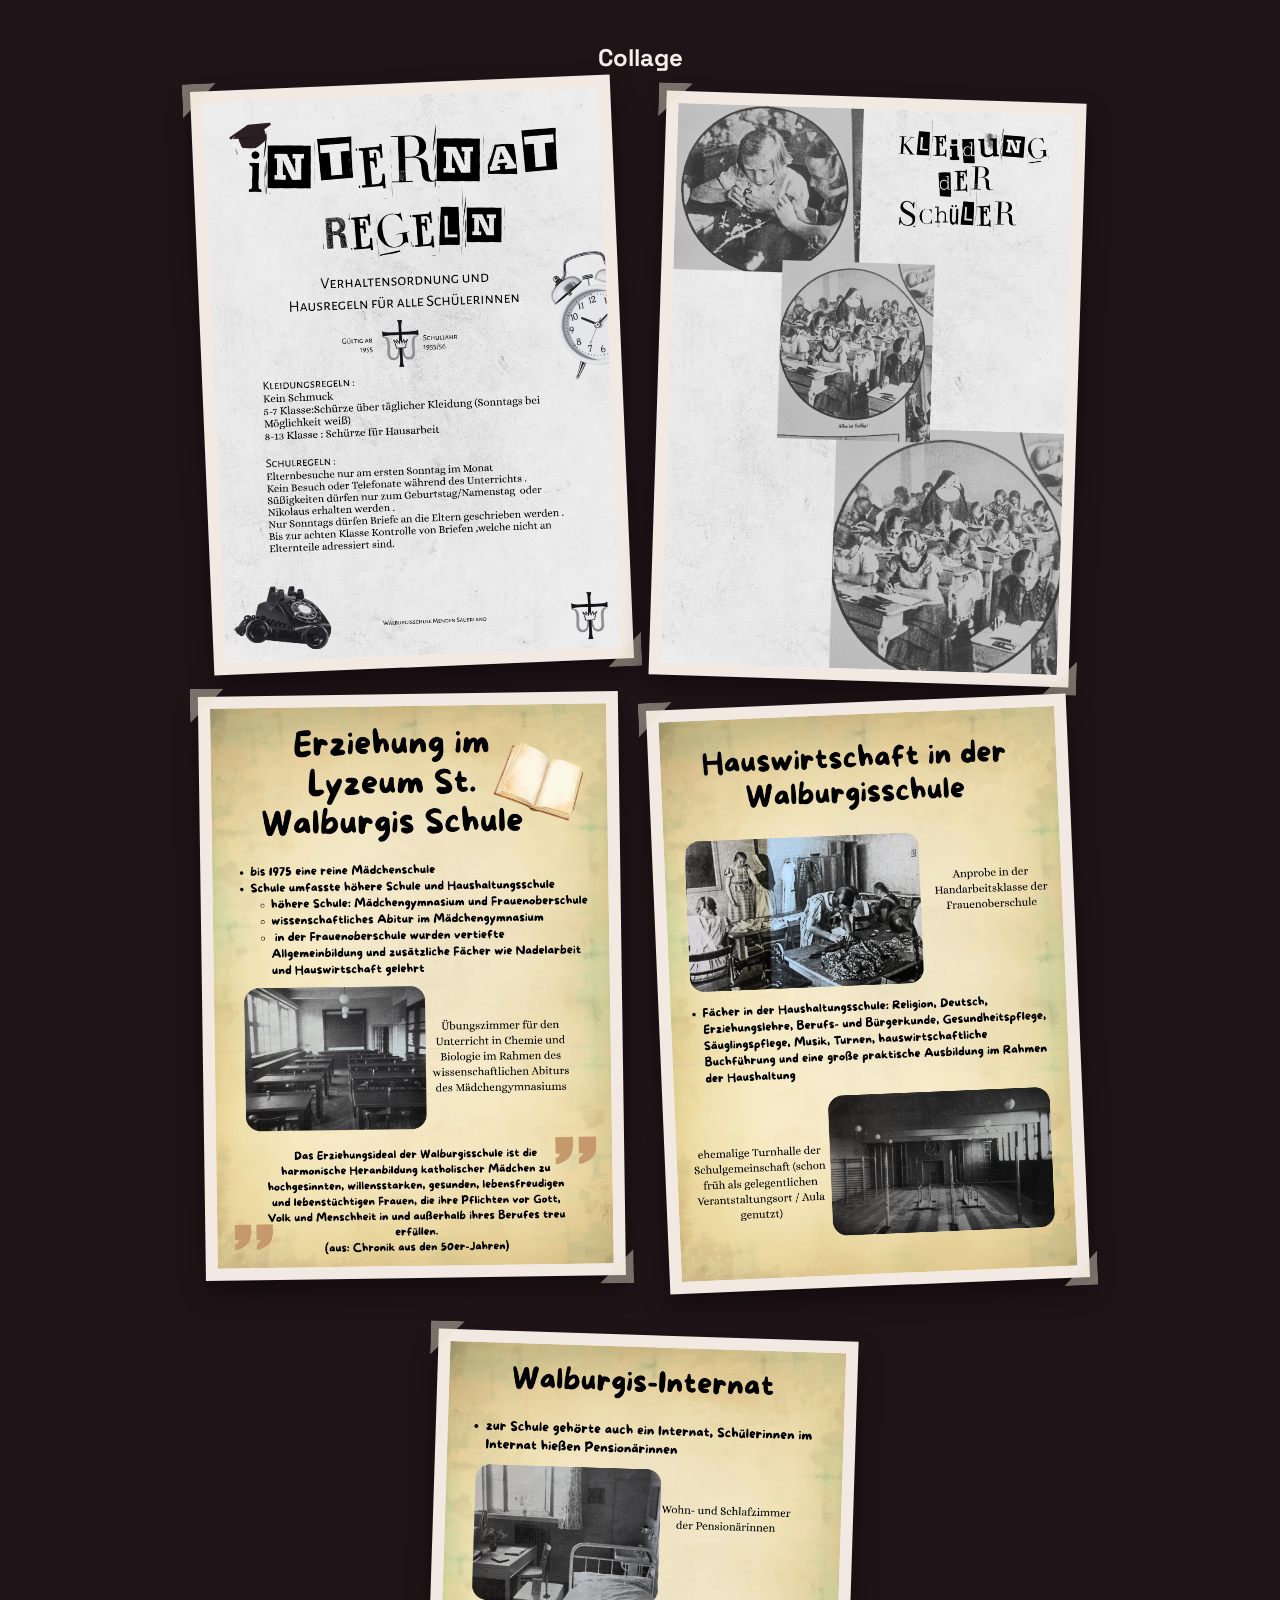
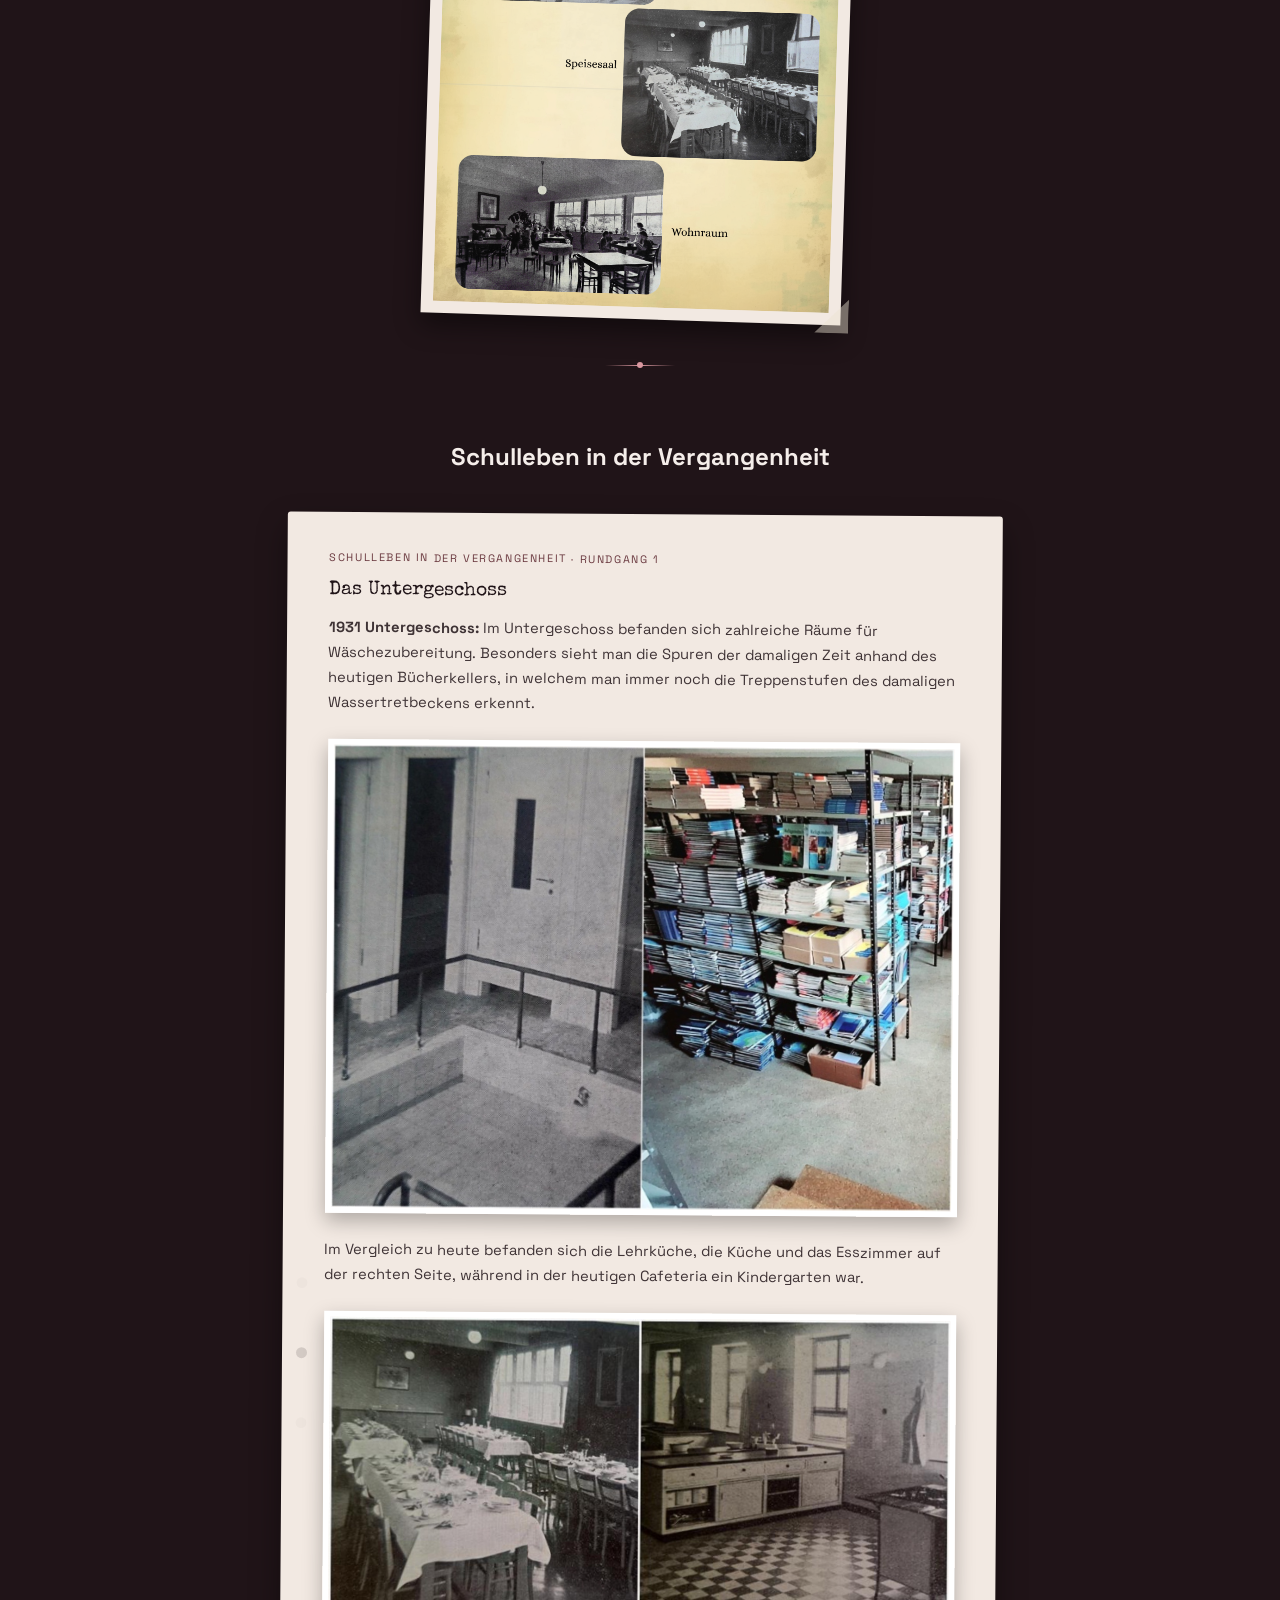
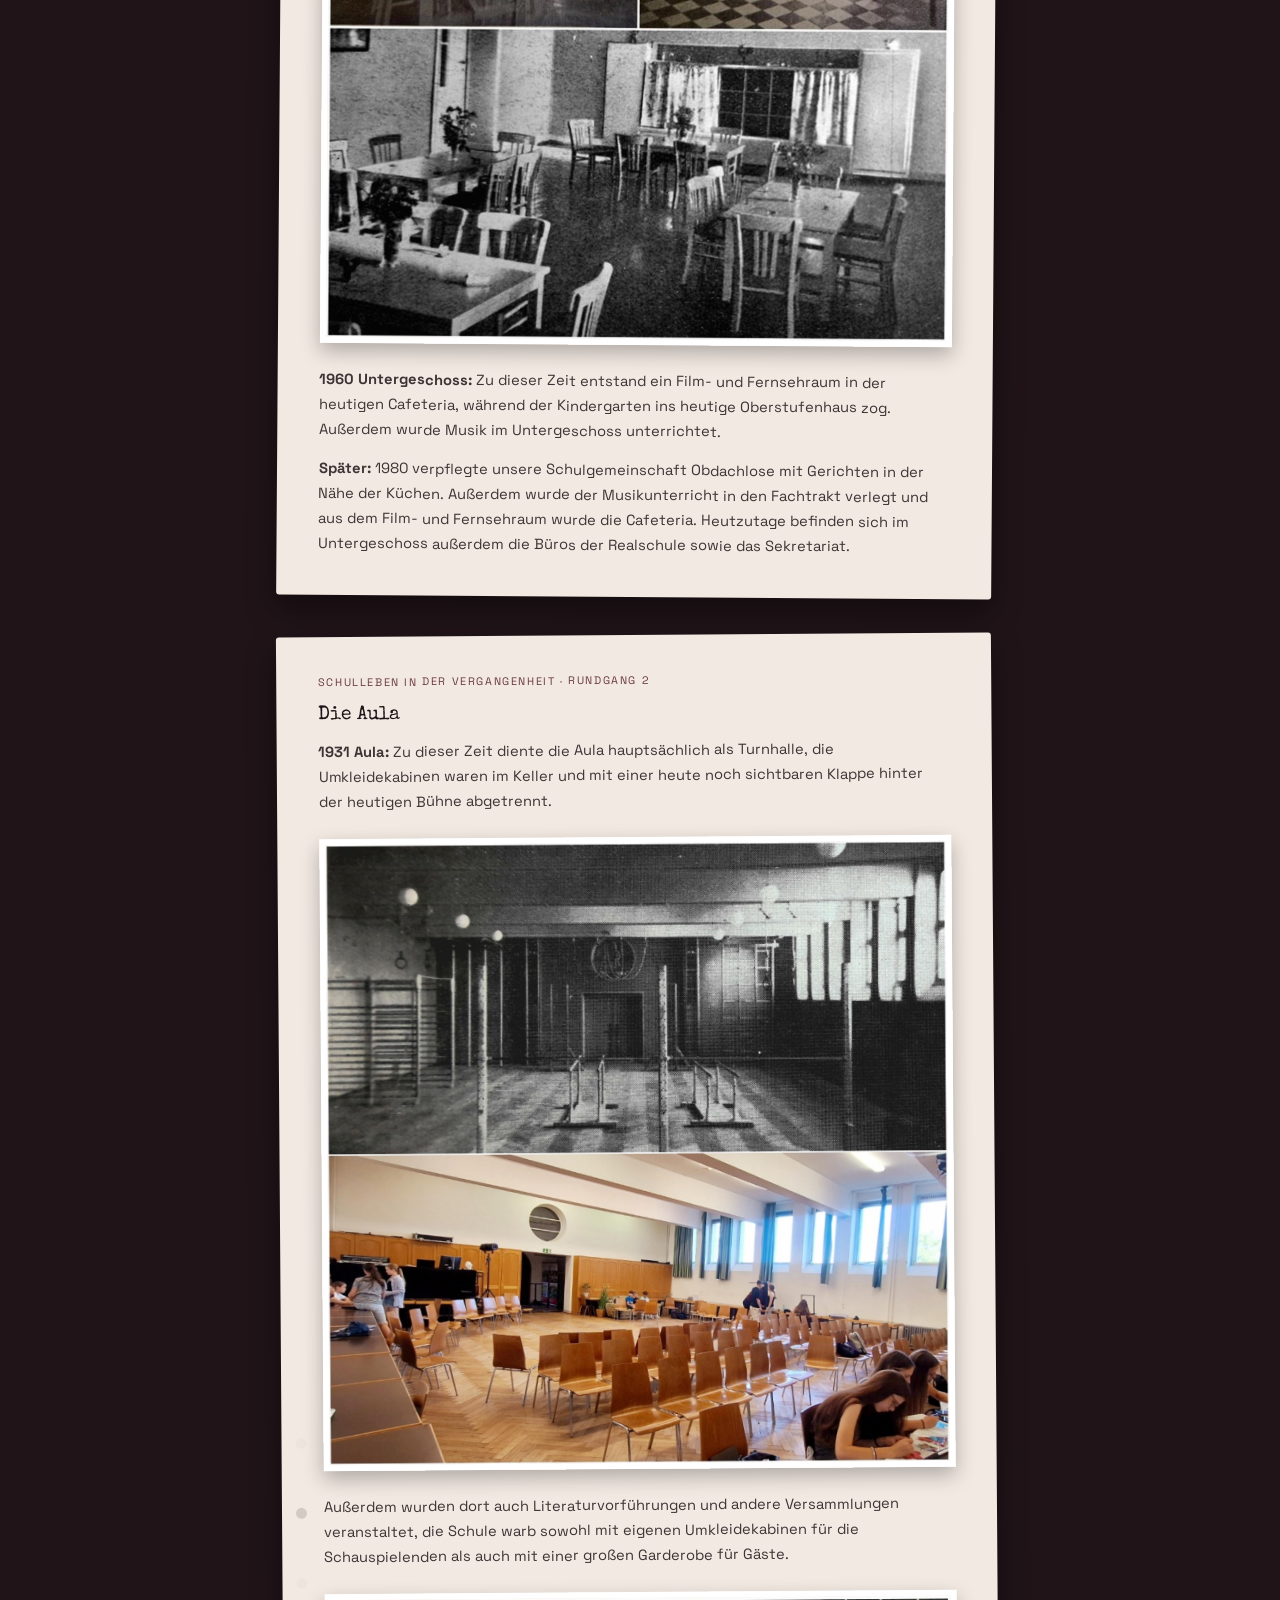
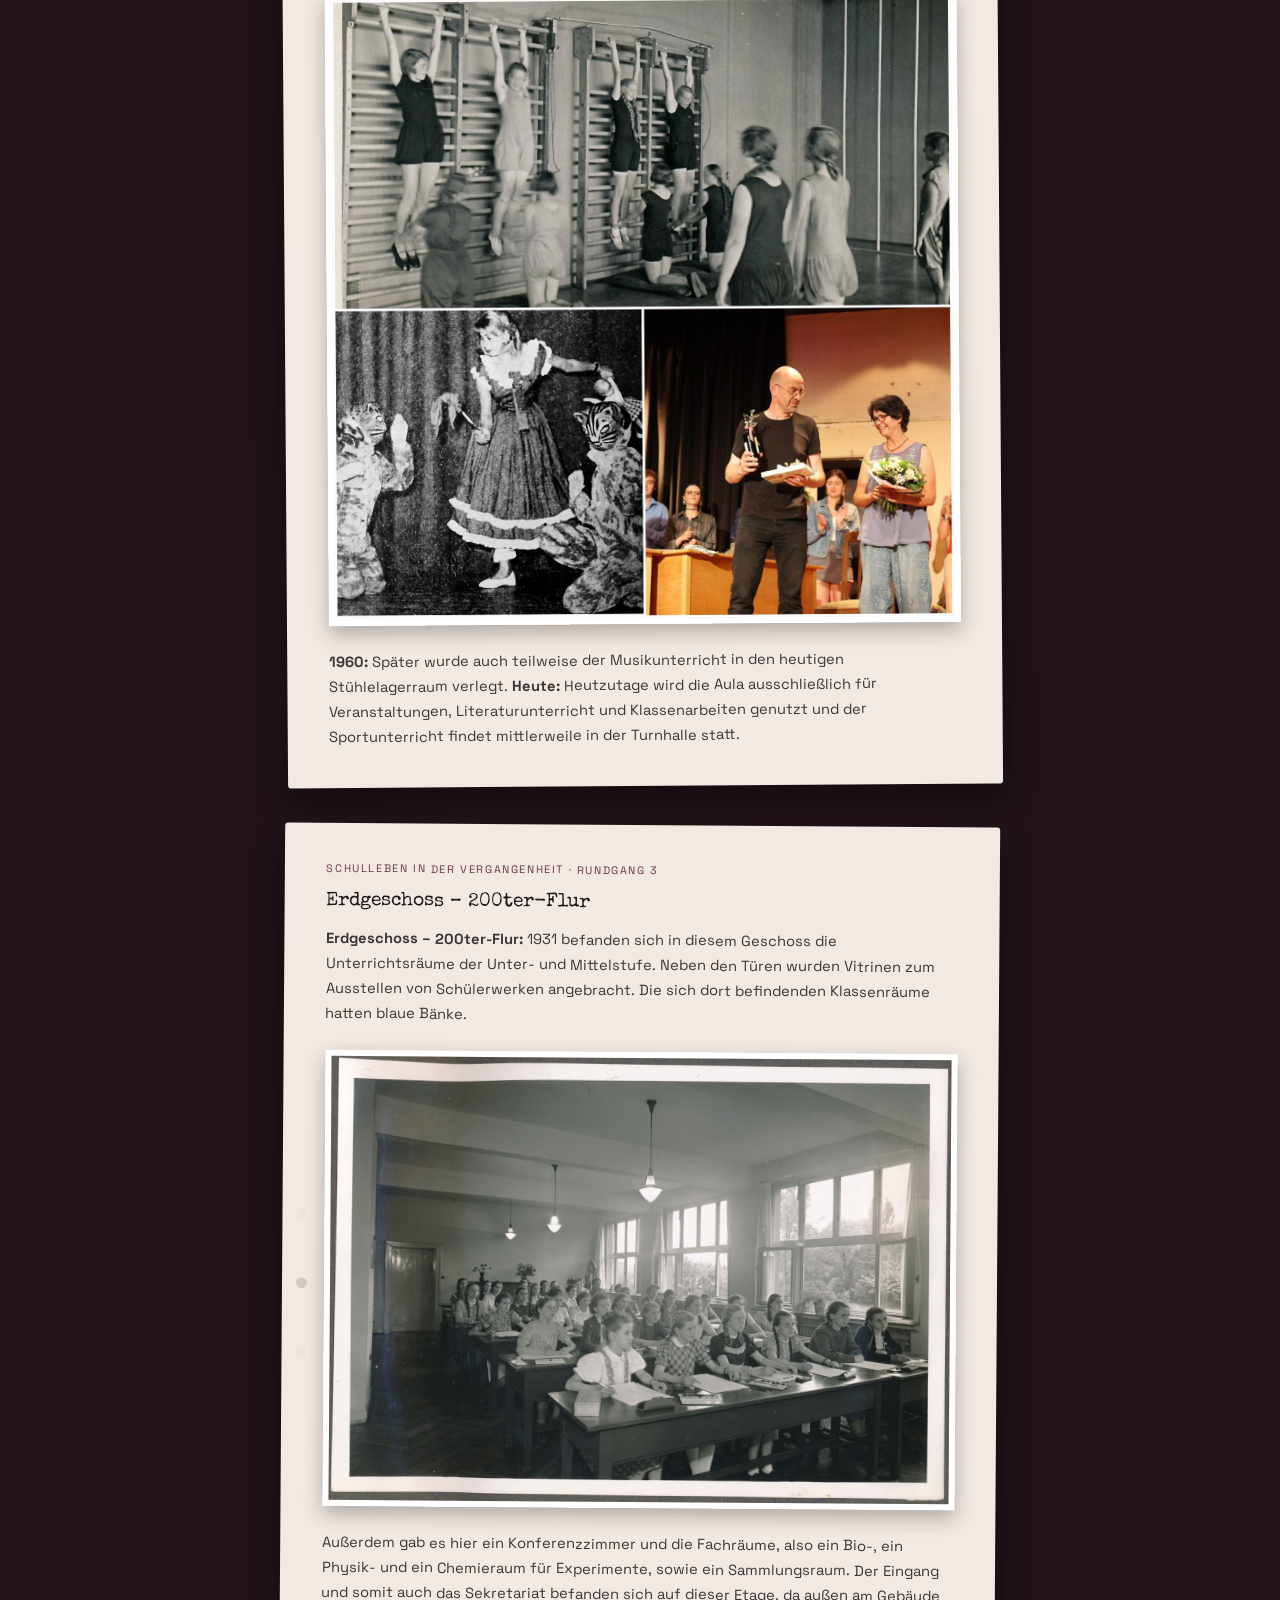
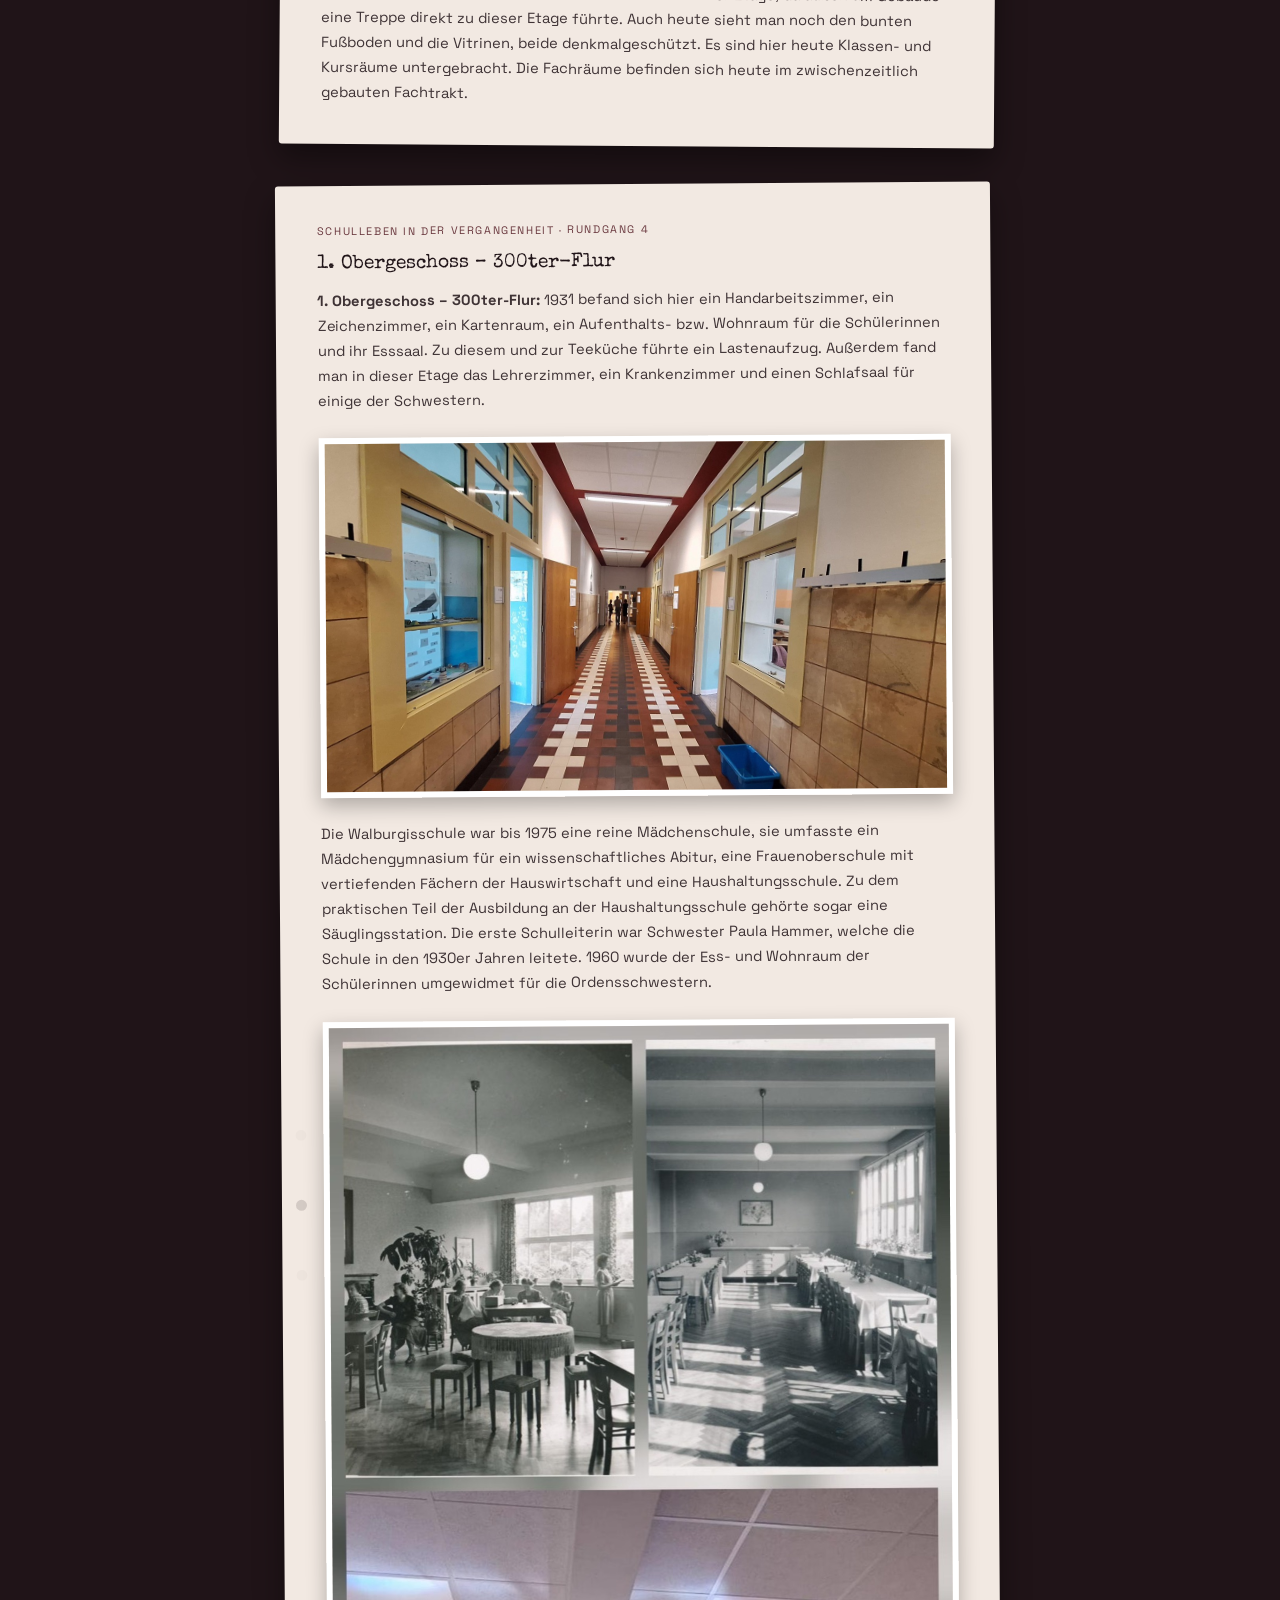
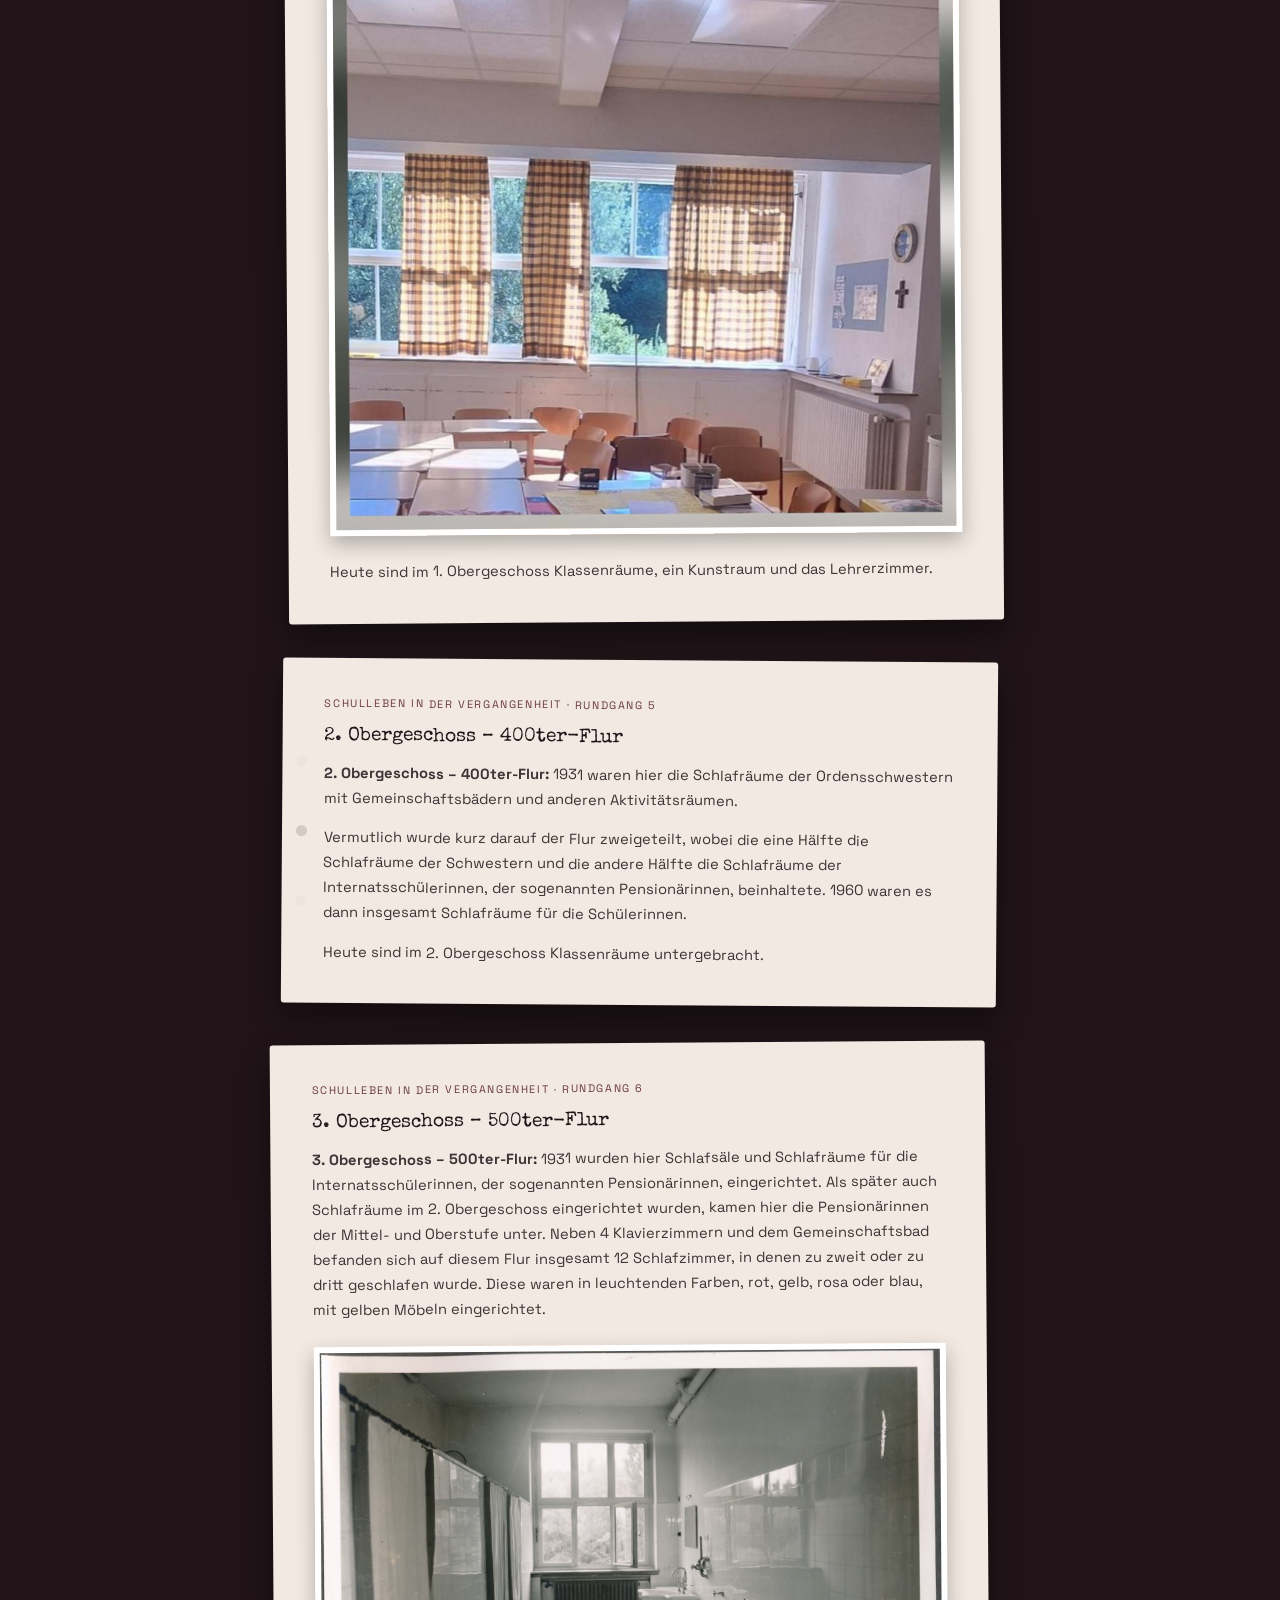
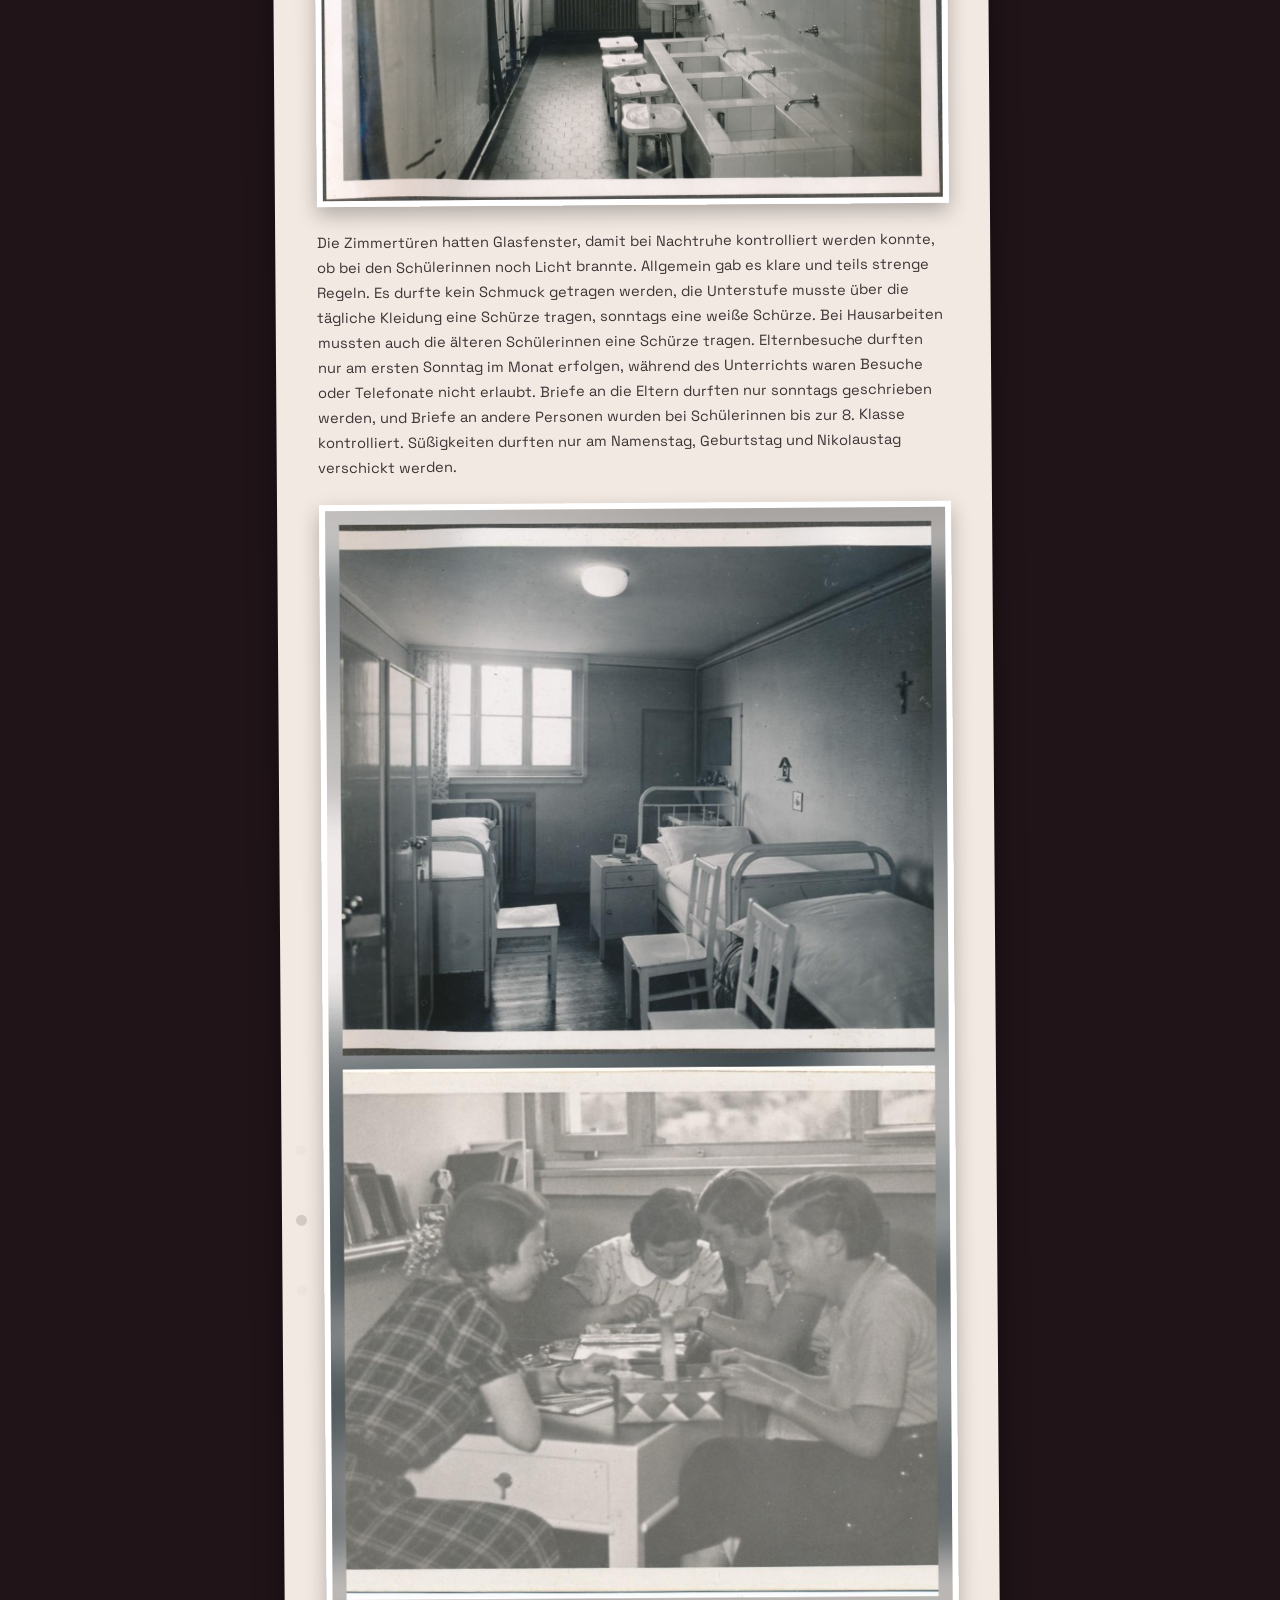
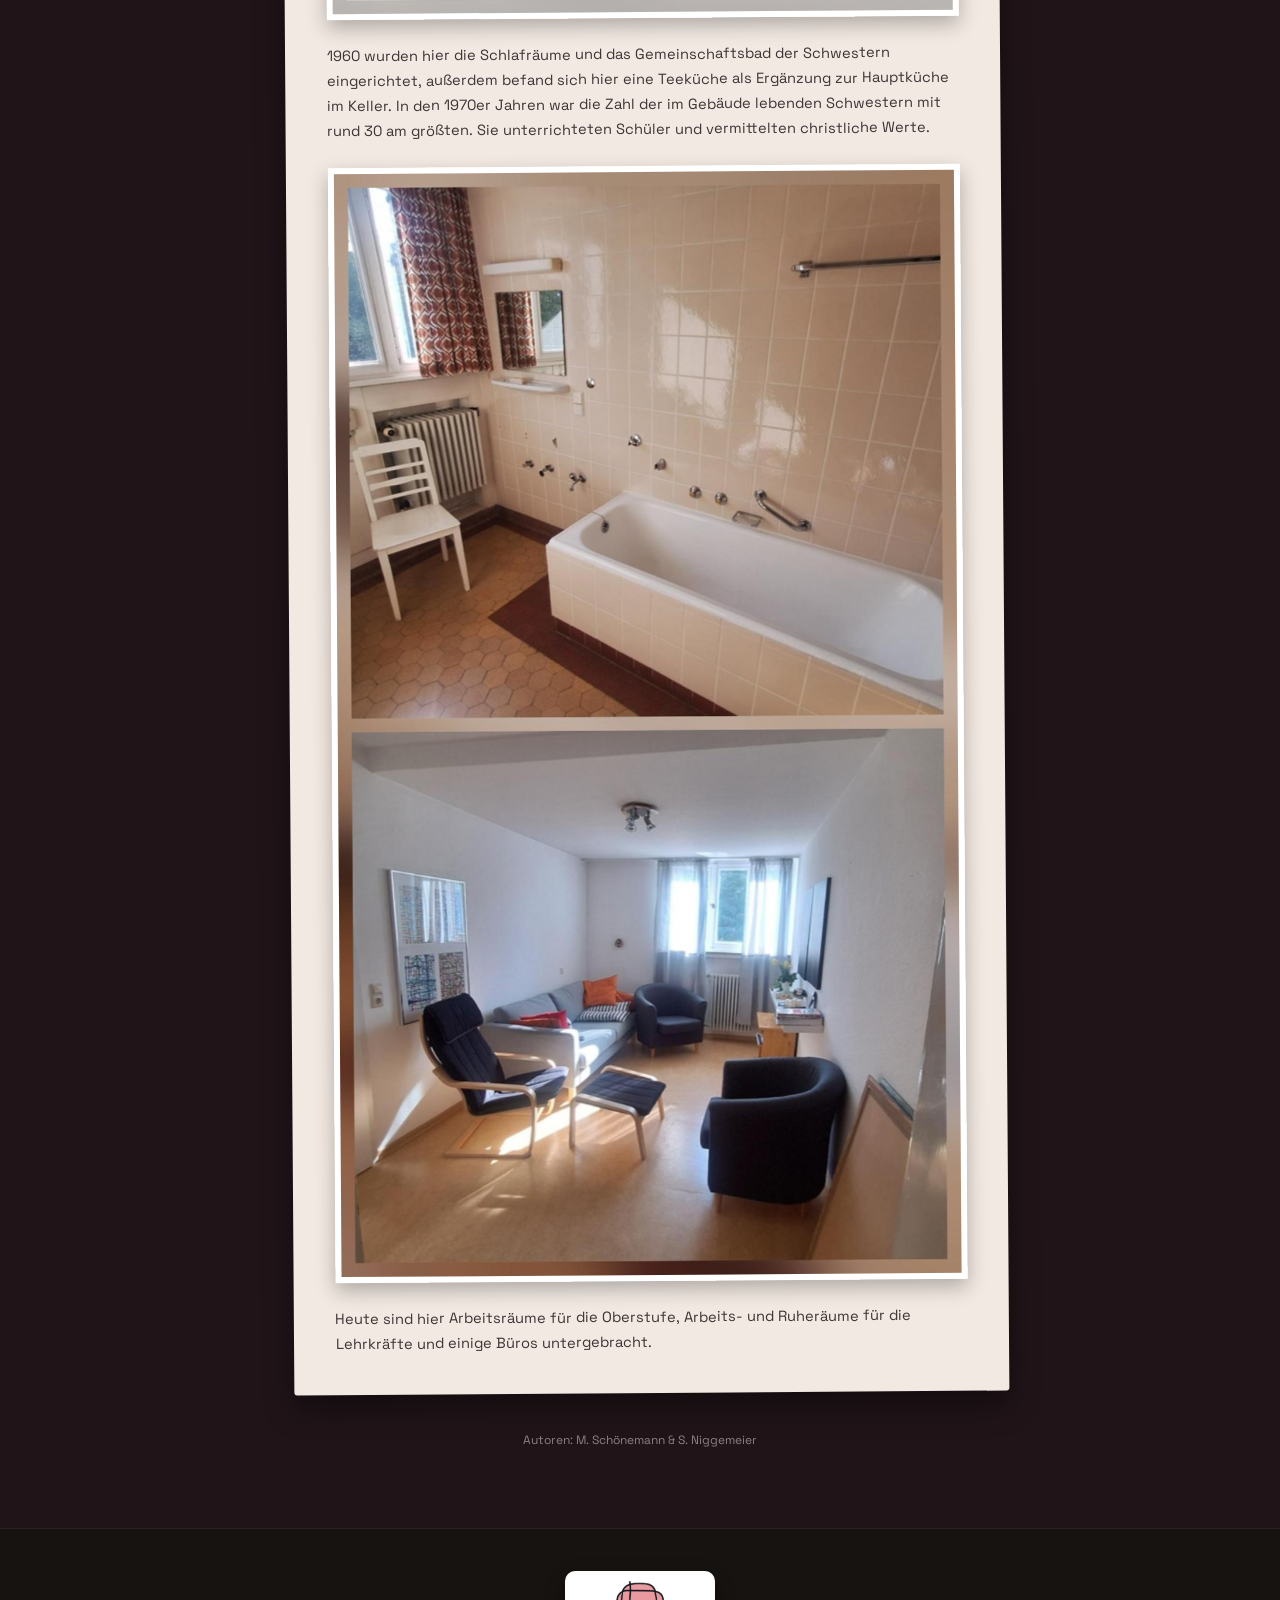
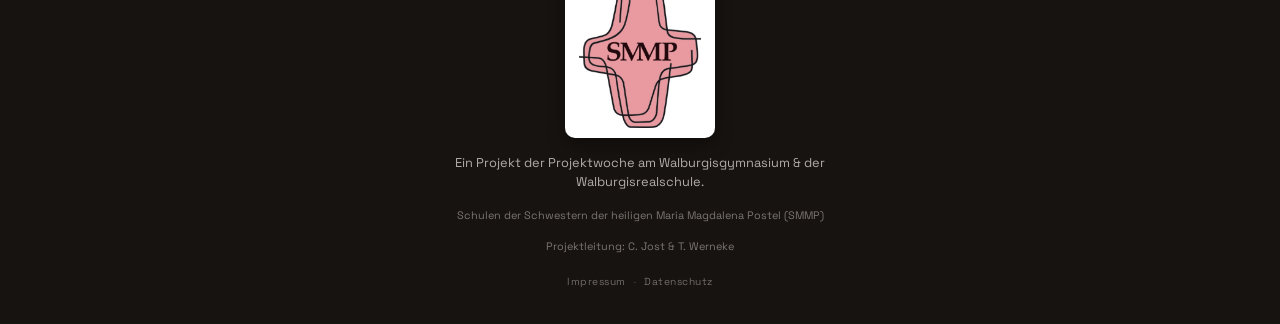
<file: wohnraum.html>
<!DOCTYPE html>
<html lang="de">
<head>
<meta charset="UTF-8">
<meta name="viewport" content="width=device-width, initial-scale=1.0">
<title>Das WBG als Wohnraum — Geheimnisse des WBG</title>
<meta name="description" content="Collagen und Berichte über das Leben und Wohnen im Gebäude des Walburgisgymnasiums & der Walburgisrealschule.">
<link rel="icon" href="assets/img/favicon.png">
<link rel="preconnect" href="https://fonts.googleapis.com">
<link rel="preconnect" href="https://fonts.gstatic.com" crossorigin>
<link href="https://fonts.googleapis.com/css2?family=Special+Elite&family=Space+Grotesk:wght@400;500;600;700&display=swap" rel="stylesheet">
<link rel="stylesheet" href="assets/css/style.css?v=2">
<style>
.page-hero{
  min-height:46vh;display:flex;flex-direction:column;align-items:center;justify-content:center;
  text-align:center;padding:6rem 1.5rem 2.5rem;
  background:linear-gradient(200deg,var(--ink) 10%,var(--tafel) 150%);
}
.page-hero .eyebrow{font-weight:600;font-size:.72rem;letter-spacing:3px;color:var(--tafel-light);margin-bottom:.8rem;}
.page-hero h1{font-family:'Special Elite',monospace;font-weight:400;font-size:clamp(1.8rem,4.5vw,3rem);}
.page-hero p{margin-top:1rem;max-width:540px;opacity:.75;font-size:.9rem;line-height:1.6;}

/* ---------- Collage: Fotos wie ins Album geklebt ---------- */
.album{max-width:1000px;margin:0 auto;padding:3.5rem 1.4rem 2rem;}
.album h2{text-align:center;font-weight:700;font-size:1.5rem;margin-bottom:.6rem;}
.album .lead{text-align:center;opacity:.6;font-size:.86rem;max-width:520px;margin:0 auto 3rem;}
.collage{position:relative;display:flex;flex-wrap:wrap;justify-content:center;gap:2.2rem;}
.foto{
  position:relative;background:var(--paper);padding:12px;
  box-shadow:0 12px 26px rgba(0,0,0,.45);width:min(420px,92vw);
  transition:transform .22s ease,box-shadow .22s ease;
}
.foto:nth-child(3n+1){transform:rotate(-2.4deg);}
.foto:nth-child(3n+2){transform:rotate(1.8deg) translateY(14px);}
.foto:nth-child(3n){transform:rotate(-.8deg) translateY(-8px);}
.foto:hover{transform:rotate(0) scale(1.04);box-shadow:0 20px 40px rgba(0,0,0,.55);z-index:5;}
.foto::before,.foto::after{ /* Klebe-Ecken */
  content:'';position:absolute;width:34px;height:34px;
  background:rgba(236,227,208,.45);box-shadow:0 1px 3px rgba(0,0,0,.2);
}
.foto::before{top:-8px;left:-8px;clip-path:polygon(0 0,100% 0,0 100%);}
.foto::after{bottom:-8px;right:-8px;clip-path:polygon(100% 0,100% 100%,0 100%);}
.foto-bild{
  position:relative;overflow:hidden;
}
.foto-bild img{width:100%;height:auto;display:block;}

/* ---------- Berichte: wie eingelegte Schreibmaschinen-Blätter ---------- */
.berichte{max-width:760px;margin:0 auto;padding:3rem 1.4rem 5rem;display:flex;flex-direction:column;gap:2.4rem;}
.berichte h2{text-align:center;font-weight:700;font-size:1.5rem;margin-bottom:.2rem;}
.berichte .autoren{text-align:center;font-size:.75rem;opacity:.5;}
.bericht{
  background:var(--paper);color:var(--ink);padding:2.4rem 2.6rem;border-radius:3px;
  box-shadow:0 14px 30px rgba(0,0,0,.4);position:relative;
}
.bericht:nth-child(odd){transform:rotate(-.4deg);}
.bericht:nth-child(even){transform:rotate(.4deg);}
.bericht::before{ /* Lochung wie im Ordner */
  content:'';position:absolute;left:14px;top:50%;transform:translateY(-50%);
  width:11px;height:11px;border-radius:50%;background:var(--ink);opacity:.14;
  box-shadow:0 -70px 0 rgba(0,0,0,.14),0 70px 0 rgba(0,0,0,.14);
}
.bericht h3{font-family:'Special Elite',monospace;font-weight:400;font-size:1.2rem;margin-bottom:.9rem;}
.bericht .meta{font-size:.68rem;letter-spacing:1.6px;text-transform:uppercase;color:var(--sepia-deep);margin-bottom:1rem;}
.bericht p{font-size:.92rem;line-height:1.7;opacity:.85;margin-bottom:.9rem;}
.bericht p:last-child{margin-bottom:0;}
/* Eingeklebte Fotos in den Berichten */
.bericht figure{margin:1.5rem 0;}
.bericht figure img{width:100%;display:block;border:6px solid #fff;box-shadow:0 8px 20px rgba(0,0,0,.28);}
@media (max-width:640px){ .bericht{padding:1.8rem 1.6rem 1.8rem 2.2rem;} }
</style>
</head>
<body data-theme="wbg">

<header class="site-header">
  <a class="brand" href="index.html">
    <span class="brand-logo"><img src="assets/img/smmp-bildmarke.jpg" alt="SMMP-Bildmarke"></span>
    <span class="brand-text">
      <span class="brand-title">Geheimnisse des WBG</span>
      <span class="brand-sub">Walburgisgymnasium · Walburgisrealschule</span>
    </span>
  </a>
  <nav class="crumbs"><a href="index.html">← Alle Themen</a></nav>
</header>

<div class="theme-switcher"></div>

<section class="riss-hero" data-alt="assets/img/schulleben/seite4-1.jpg" data-neu="assets/img/schulleben/seite5-1.jpg">
  <div class="riss-sticky">
    <div class="riss-ebene riss-neu"></div>
    <div class="riss-kante"></div>
    <div class="riss-wrap"><div class="riss-canvas"><div class="riss-ebene riss-alt"></div></div></div>
    <div class="riss-inhalt">
      <div class="eyebrow">AKTE 02 · WOHNRAUM</div>
      <h1>Das WBG als Wohnraum</h1>
      <p>Im WBG wurde nicht nur unterrichtet — hier wurde gewohnt und gelebt. Collagen und Berichte erzählen davon.</p>
    </div>
    <div class="scroll-hint">↓ SCROLLEN</div>
  </div>
</section>

<div class="seam"><div class="seam-ornament"></div></div>

<main>
  <section class="album">
    <h2>Collage</h2>
    <div class="collage">
      <figure class="foto">
        <div class="foto-bild"><img src="assets/img/collagen/Bild.png" alt="Collage zu den Internatsregeln"></div>
      </figure>
      <figure class="foto">
        <div class="foto-bild"><img src="assets/img/collagen/Bild (1).png" alt="Collage zur Kleidung der Schülerinnen"></div>
      </figure>
      <figure class="foto">
        <div class="foto-bild"><img src="assets/img/collagen/Bild (2).png" alt="Collage zur Erziehung im Lyzeum St. Walburgis"></div>
      </figure>
      <figure class="foto">
        <div class="foto-bild"><img src="assets/img/collagen/Bild (3).png" alt="Collage zur Hauswirtschaft in der Walburgisschule"></div>
      </figure>
      <figure class="foto">
        <div class="foto-bild"><img src="assets/img/collagen/Bild (4).png" alt="Collage zum Walburgis-Internat"></div>
      </figure>
    </div>
  </section>

  <div class="seam"><div class="seam-ornament"></div></div>

  <section class="berichte">
    <h2>Schulleben in der Vergangenheit</h2>

    <article class="bericht">
      <div class="meta">Schulleben in der Vergangenheit · Rundgang 1</div>
      <h3>Das Untergeschoss</h3>
      <p><strong>1931 Untergeschoss:</strong> Im Untergeschoss befanden sich zahlreiche Räume für Wäschezubereitung. Besonders sieht man die Spuren der damaligen Zeit anhand des heutigen Bücherkellers, in welchem man immer noch die Treppenstufen des damaligen Wassertretbeckens erkennt.</p>
      <figure>
        <img src="assets/img/schulleben/seite1-1.jpg" alt="Links das damalige Wassertretbecken mit Treppenstufen, rechts der heutige Bücherkeller mit Regalen voller Schulbücher." loading="lazy">
      </figure>
      <p>Im Vergleich zu heute befanden sich die Lehrküche, die Küche und das Esszimmer auf der rechten Seite, während in der heutigen Cafeteria ein Kindergarten war.</p>
      <figure>
        <img src="assets/img/schulleben/seite1-2.jpg" alt="Historische Aufnahmen: festlich gedeckter Esssaal, Lehrküche mit Schachbrettboden und ein weiterer Speiseraum." loading="lazy">
      </figure>
      <p><strong>1960 Untergeschoss:</strong> Zu dieser Zeit entstand ein Film- und Fernsehraum in der heutigen Cafeteria, während der Kindergarten ins heutige Oberstufenhaus zog. Außerdem wurde Musik im Untergeschoss unterrichtet.</p>
      <p><strong>Später:</strong> 1980 verpflegte unsere Schulgemeinschaft Obdachlose mit Gerichten in der Nähe der Küchen. Außerdem wurde der Musikunterricht in den Fachtrakt verlegt und aus dem Film- und Fernsehraum wurde die Cafeteria. Heutzutage befinden sich im Untergeschoss außerdem die Büros der Realschule sowie das Sekretariat.</p>
    </article>

    <article class="bericht">
      <div class="meta">Schulleben in der Vergangenheit · Rundgang 2</div>
      <h3>Die Aula</h3>
      <p><strong>1931 Aula:</strong> Zu dieser Zeit diente die Aula hauptsächlich als Turnhalle, die Umkleidekabinen waren im Keller und mit einer heute noch sichtbaren Klappe hinter der heutigen Bühne abgetrennt.</p>
      <figure>
        <img src="assets/img/schulleben/seite2-1.jpg" alt="Oben die Aula als Turnhalle mit Sprossenwänden und Barren, unten die heutige Aula mit Stuhlreihen." loading="lazy">
      </figure>
      <p>Außerdem wurden dort auch Literaturvorführungen und andere Versammlungen veranstaltet, die Schule warb sowohl mit eigenen Umkleidekabinen für die Schauspielenden als auch mit einer großen Garderobe für Gäste.</p>
      <figure>
        <img src="assets/img/schulleben/seite3-1.jpg" alt="Oben Turnunterricht an Sprossenwänden, unten eine historische Theateraufführung und eine heutige Bühnenszene in der Aula." loading="lazy">
      </figure>
      <p><strong>1960:</strong> Später wurde auch teilweise der Musikunterricht in den heutigen Stühlelagerraum verlegt. <strong>Heute:</strong> Heutzutage wird die Aula ausschließlich für Veranstaltungen, Literaturunterricht und Klassenarbeiten genutzt und der Sportunterricht findet mittlerweile in der Turnhalle statt.</p>
    </article>

    <article class="bericht">
      <div class="meta">Schulleben in der Vergangenheit · Rundgang 3</div>
      <h3>Erdgeschoss – 200ter-Flur</h3>
      <p><strong>Erdgeschoss – 200ter-Flur:</strong> 1931 befanden sich in diesem Geschoss die Unterrichtsräume der Unter- und Mittelstufe. Neben den Türen wurden Vitrinen zum Ausstellen von Schülerwerken angebracht. Die sich dort befindenden Klassenräume hatten blaue Bänke.</p>
      <figure>
        <img src="assets/img/schulleben/seite4-1.jpg" alt="Historisches Klassenzimmer: Schülerinnen sitzen an Holzbänken vor großen Fenstern." loading="lazy">
      </figure>
      <p>Außerdem gab es hier ein Konferenzzimmer und die Fachräume, also ein Bio-, ein Physik- und ein Chemieraum für Experimente, sowie ein Sammlungsraum. Der Eingang und somit auch das Sekretariat befanden sich auf dieser Etage, da außen am Gebäude eine Treppe direkt zu dieser Etage führte. Auch heute sieht man noch den bunten Fußboden und die Vitrinen, beide denkmalgeschützt. Es sind hier heute Klassen- und Kursräume untergebracht. Die Fachräume befinden sich heute im zwischenzeitlich gebauten Fachtrakt.</p>
    </article>

    <article class="bericht">
      <div class="meta">Schulleben in der Vergangenheit · Rundgang 4</div>
      <h3>1. Obergeschoss – 300ter-Flur</h3>
      <p><strong>1. Obergeschoss – 300ter-Flur:</strong> 1931 befand sich hier ein Handarbeitszimmer, ein Zeichenzimmer, ein Kartenraum, ein Aufenthalts- bzw. Wohnraum für die Schülerinnen und ihr Esssaal. Zu diesem und zur Teeküche führte ein Lastenaufzug. Außerdem fand man in dieser Etage das Lehrerzimmer, ein Krankenzimmer und einen Schlafsaal für einige der Schwestern.</p>
      <figure>
        <img src="assets/img/schulleben/seite5-1.jpg" alt="Heutiger Flur mit denkmalgeschütztem, rot-weiß gemustertem Fliesenboden und Blick in die Klassenräume." loading="lazy">
      </figure>
      <p>Die Walburgisschule war bis 1975 eine reine Mädchenschule, sie umfasste ein Mädchengymnasium für ein wissenschaftliches Abitur, eine Frauenoberschule mit vertiefenden Fächern der Hauswirtschaft und eine Haushaltungsschule. Zu dem praktischen Teil der Ausbildung an der Haushaltungsschule gehörte sogar eine Säuglingsstation. Die erste Schulleiterin war Schwester Paula Hammer, welche die Schule in den 1930er Jahren leitete. 1960 wurde der Ess- und Wohnraum der Schülerinnen umgewidmet für die Ordensschwestern.</p>
      <figure>
        <img src="assets/img/schulleben/seite6-1.jpg" alt="Oben der damalige Aufenthaltsraum und der Esssaal der Schülerinnen, unten ein heutiger Klassenraum mit karierten Vorhängen." loading="lazy">
      </figure>
      <p>Heute sind im 1. Obergeschoss Klassenräume, ein Kunstraum und das Lehrerzimmer.</p>
    </article>

    <article class="bericht">
      <div class="meta">Schulleben in der Vergangenheit · Rundgang 5</div>
      <h3>2. Obergeschoss – 400ter-Flur</h3>
      <p><strong>2. Obergeschoss – 400ter-Flur:</strong> 1931 waren hier die Schlafräume der Ordensschwestern mit Gemeinschaftsbädern und anderen Aktivitätsräumen.</p>
      <p>Vermutlich wurde kurz darauf der Flur zweigeteilt, wobei die eine Hälfte die Schlafräume der Schwestern und die andere Hälfte die Schlafräume der Internatsschülerinnen, der sogenannten Pensionärinnen, beinhaltete. 1960 waren es dann insgesamt Schlafräume für die Schülerinnen.</p>
      <p>Heute sind im 2. Obergeschoss Klassenräume untergebracht.</p>
    </article>

    <article class="bericht">
      <div class="meta">Schulleben in der Vergangenheit · Rundgang 6</div>
      <h3>3. Obergeschoss – 500ter-Flur</h3>
      <p><strong>3. Obergeschoss – 500ter-Flur:</strong> 1931 wurden hier Schlafsäle und Schlafräume für die Internatsschülerinnen, der sogenannten Pensionärinnen, eingerichtet. Als später auch Schlafräume im 2. Obergeschoss eingerichtet wurden, kamen hier die Pensionärinnen der Mittel- und Oberstufe unter. Neben 4 Klavierzimmern und dem Gemeinschaftsbad befanden sich auf diesem Flur insgesamt 12 Schlafzimmer, in denen zu zweit oder zu dritt geschlafen wurde. Diese waren in leuchtenden Farben, rot, gelb, rosa oder blau, mit gelben Möbeln eingerichtet.</p>
      <figure>
        <img src="assets/img/schulleben/seite7-1.jpg" alt="Historisches Gemeinschaftsbad mit gefliesten Waschbecken, Hockern und Duschkabinen mit Vorhängen." loading="lazy">
      </figure>
      <p>Die Zimmertüren hatten Glasfenster, damit bei Nachtruhe kontrolliert werden konnte, ob bei den Schülerinnen noch Licht brannte. Allgemein gab es klare und teils strenge Regeln. Es durfte kein Schmuck getragen werden, die Unterstufe musste über die tägliche Kleidung eine Schürze tragen, sonntags eine weiße Schürze. Bei Hausarbeiten mussten auch die älteren Schülerinnen eine Schürze tragen. Elternbesuche durften nur am ersten Sonntag im Monat erfolgen, während des Unterrichts waren Besuche oder Telefonate nicht erlaubt. Briefe an die Eltern durften nur sonntags geschrieben werden, und Briefe an andere Personen wurden bei Schülerinnen bis zur 8. Klasse kontrolliert. Süßigkeiten durften nur am Namenstag, Geburtstag und Nikolaustag verschickt werden.</p>
      <figure>
        <img src="assets/img/schulleben/seite8-1.jpg" alt="Oben ein Schlafzimmer der Pensionärinnen mit drei Betten und Kruzifix, unten vier Schülerinnen beim Spielen an einem Tisch." loading="lazy">
      </figure>
      <p>1960 wurden hier die Schlafräume und das Gemeinschaftsbad der Schwestern eingerichtet, außerdem befand sich hier eine Teeküche als Ergänzung zur Hauptküche im Keller. In den 1970er Jahren war die Zahl der im Gebäude lebenden Schwestern mit rund 30 am größten. Sie unterrichteten Schüler und vermittelten christliche Werte.</p>
      <figure>
        <img src="assets/img/schulleben/seite9-1.jpg" alt="Oben ein erhaltenes Badezimmer mit gefliester Wanne, unten ein heutiger Aufenthaltsraum mit Sofa und Sesseln." loading="lazy">
      </figure>
      <p>Heute sind hier Arbeitsräume für die Oberstufe, Arbeits- und Ruheräume für die Lehrkräfte und einige Büros untergebracht.</p>
    </article>

    <p class="autoren">Autoren: M. Schönemann &amp; S. Niggemeier</p>
  </section>
</main>

<footer class="site-footer">
  <img class="footer-logo" src="assets/img/smmp-logo.jpg" alt="SMMP — Schwestern der heiligen Maria Magdalena Postel">
  <p>Ein Projekt der Projektwoche am Walburgisgymnasium &amp; der Walburgisrealschule.</p>
  <p class="footer-note">Schulen der Schwestern der heiligen Maria Magdalena Postel (SMMP)</p>
  <p class="footer-note">Projektleitung: C. Jost &amp; T. Werneke</p>
  <nav class="footer-legal"><a href="rechtliches.html#impressum">Impressum</a><span>·</span><a href="rechtliches.html#datenschutz">Datenschutz</a></nav>
</footer>

<script src="assets/js/common.js?v=2"></script>
</body>
</html>
</file>
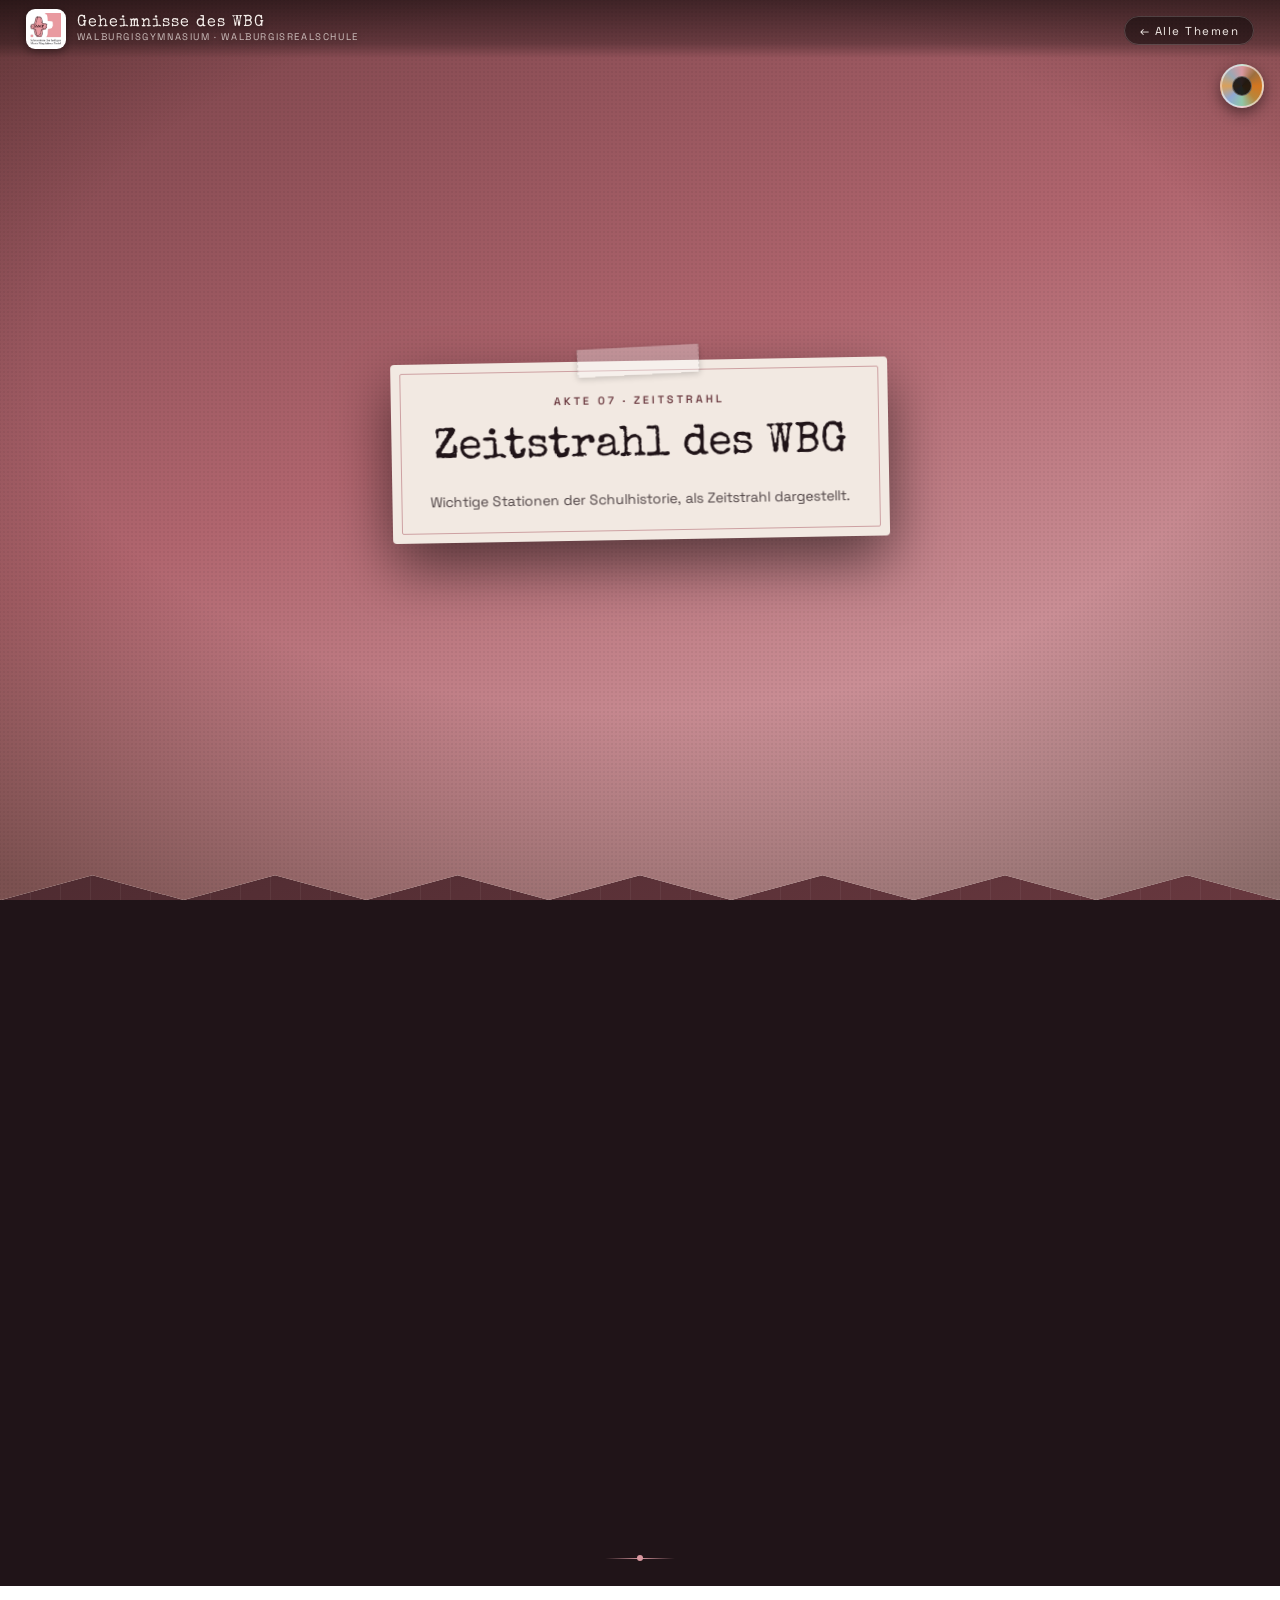
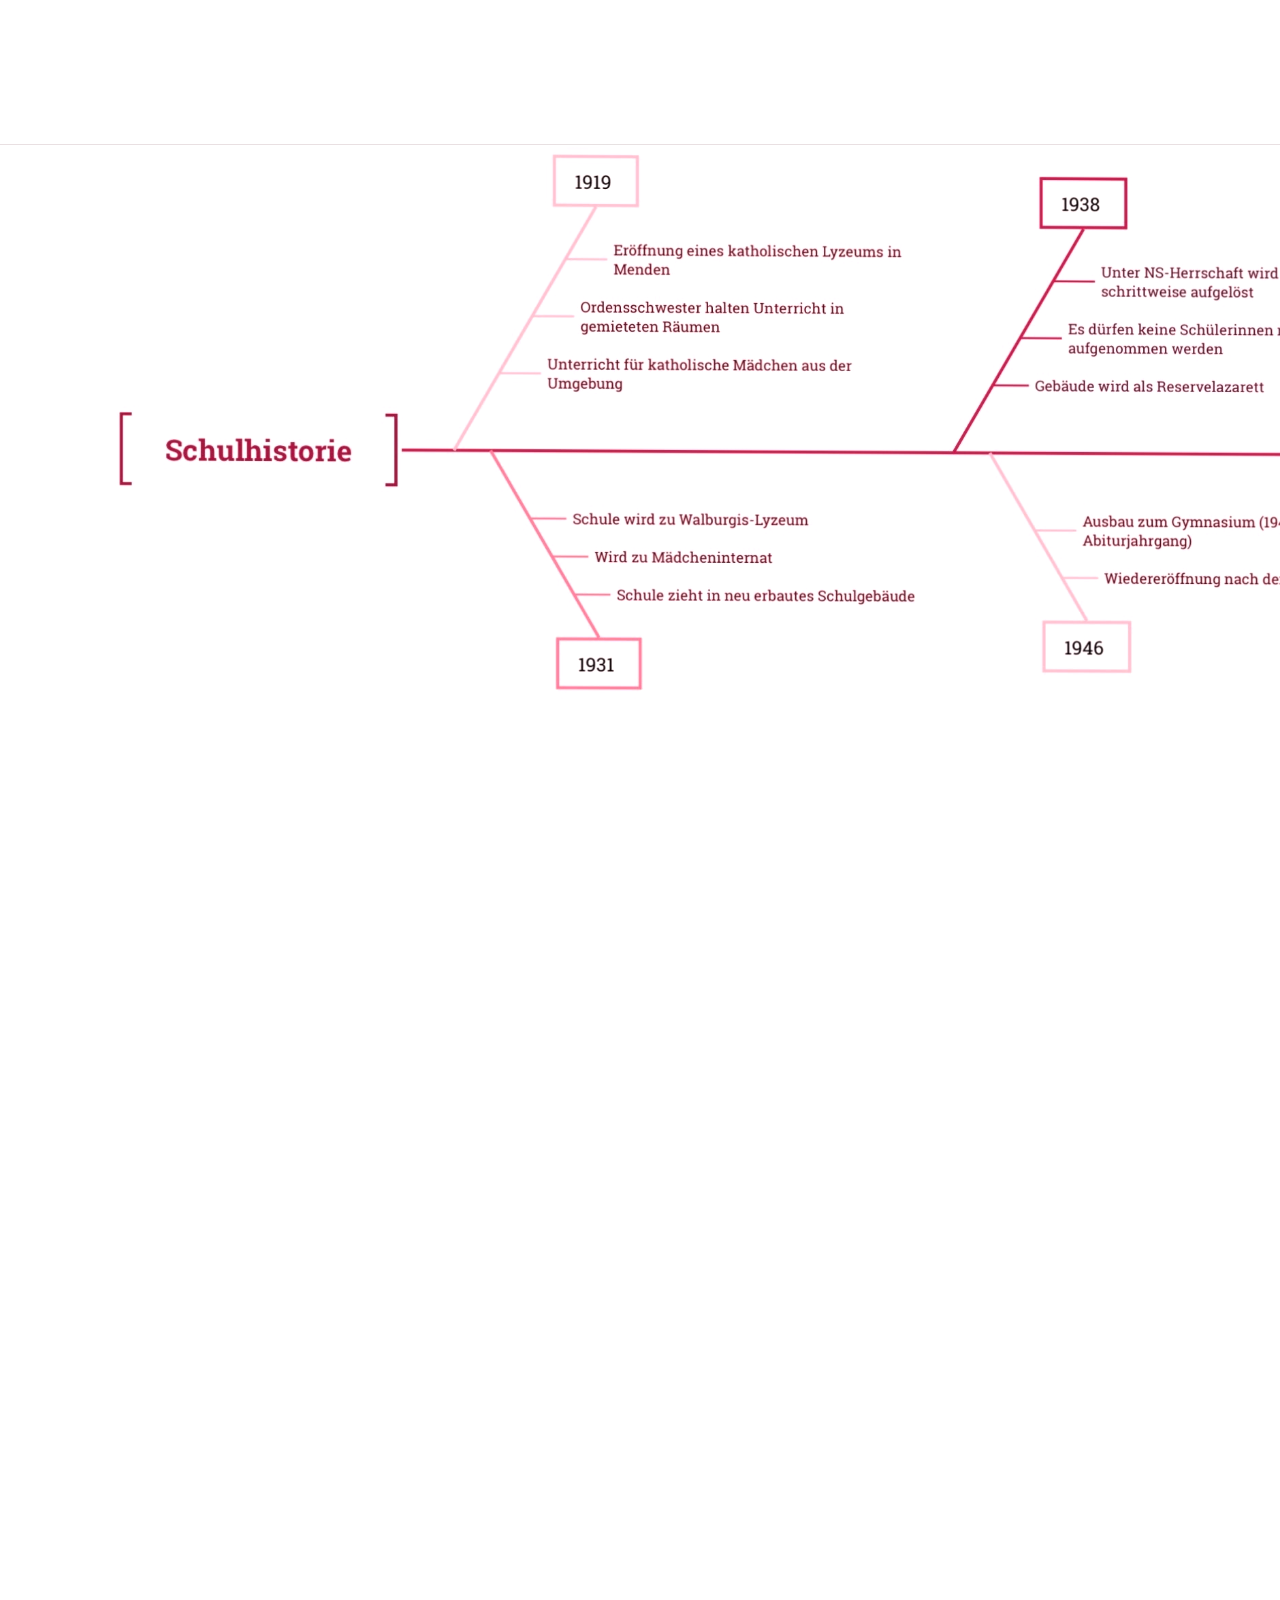
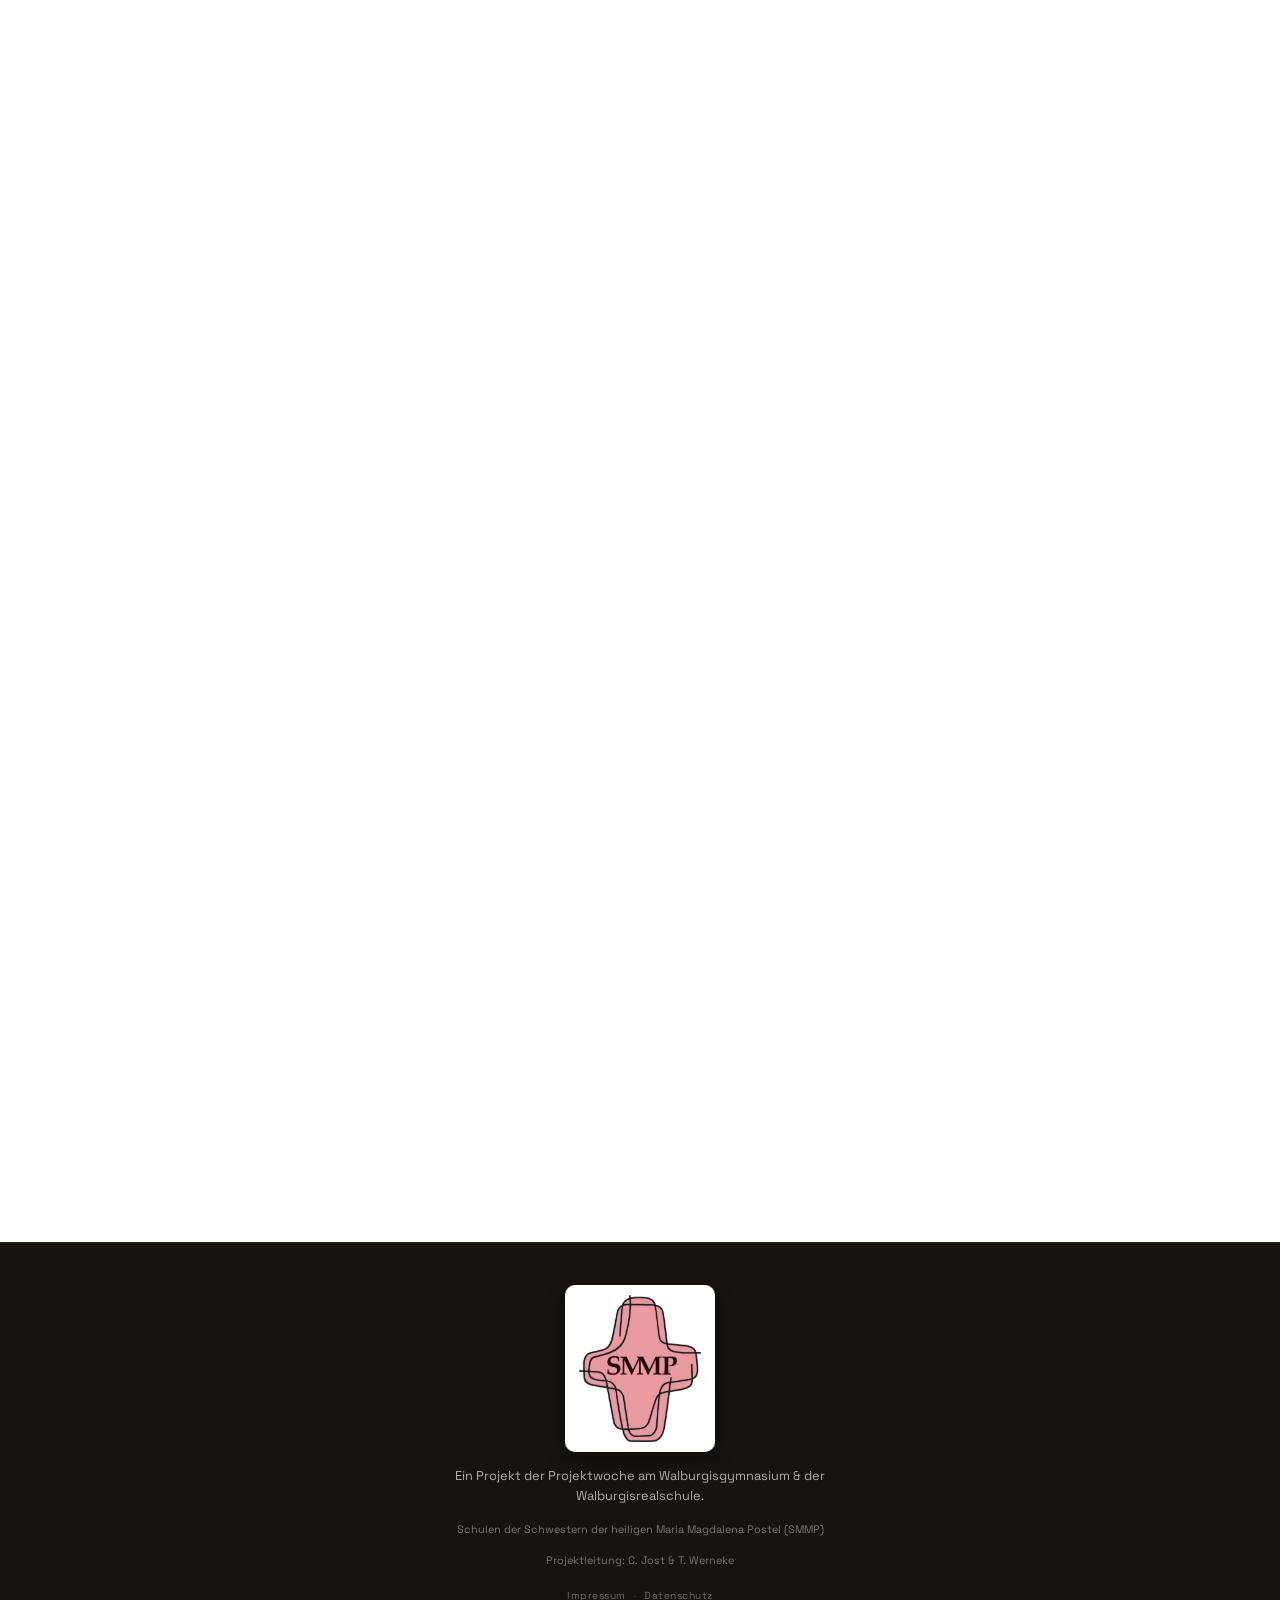
<file: zeitstrahl.html>
<!DOCTYPE html>
<html lang="de">
<head>
<meta charset="UTF-8">
<meta name="viewport" content="width=device-width, initial-scale=1.0">
<title>Zeitstrahl — Geheimnisse des WBG</title>
<meta name="description" content="Wichtige Stationen der Schulhistorie des WBG, als Zeitstrahl dargestellt.">
<link rel="icon" href="assets/img/favicon.png">
<link rel="preconnect" href="https://fonts.googleapis.com">
<link rel="preconnect" href="https://fonts.gstatic.com" crossorigin>
<link href="https://fonts.googleapis.com/css2?family=Special+Elite&family=Space+Grotesk:wght@400;500;600;700&display=swap" rel="stylesheet">
<link rel="stylesheet" href="assets/css/style.css?v=2">
<style>
.timeline-hero{
  min-height:64vh;position:relative;overflow:hidden;
  display:flex;align-items:center;justify-content:center;text-align:center;
  padding:6.5rem 1.5rem 5rem;
  background:linear-gradient(205deg,var(--ink) 12%,var(--tafel) 165%);
}
.timeline-hero::before{
  content:'';position:absolute;left:-12%;right:-12%;top:50%;height:2px;
  background:linear-gradient(90deg,transparent,var(--tafel-light),var(--paper),var(--tafel-light),transparent);
  opacity:.36;
}
.timeline-hero::after{
  content:'';position:absolute;left:50%;top:50%;width:13px;height:13px;border-radius:50%;
  background:var(--paper);box-shadow:0 0 0 7px rgba(255,255,255,.08);transform:translate(-50%,-50%);
}
.timeline-hero-content{position:relative;z-index:2;max-width:680px;text-shadow:0 3px 18px rgba(0,0,0,.55);}
.timeline-eyebrow{font-weight:600;font-size:.72rem;letter-spacing:3px;color:var(--tafel-light);margin-bottom:.9rem;}
.timeline-hero h1{font-family:'Special Elite',monospace;font-weight:400;font-size:clamp(2rem,6vw,4rem);line-height:1.15;}
.timeline-hero p{max-width:560px;margin:1.1rem auto 0;font-size:.92rem;line-height:1.65;opacity:.78;}

/* Ohne die Scroll-Animation stehen beide Zeitpunkte ganz normal untereinander. */
.timeline-scroll{position:relative;background:#fff;}
.timeline-stage{position:relative;background:#fff;}
.timeline-track{position:relative;display:flex;flex-direction:column;}
.timeline-moment{
  position:relative;isolation:isolate;min-height:84vh;overflow:hidden;
  background:linear-gradient(145deg,var(--sepia-deep),var(--ink) 72%);
}
.timeline-moment:nth-child(even){background:linear-gradient(145deg,var(--tafel),var(--ink) 76%);}
.timeline-moment.has-image{background:#fff;}
.timeline-moment::before{
  content:'';position:absolute;inset:0;z-index:-1;opacity:.28;
  background-image:radial-gradient(rgba(255,255,255,.16) 1px,transparent 1.3px);
  background-size:5px 5px;
}
.timeline-moment.has-image::before{display:none;}
.moment-photo{
  position:absolute;inset:clamp(5.5rem,10vh,7.5rem) clamp(1.25rem,6vw,6rem) clamp(7.7rem,17vh,10.5rem);
  display:flex;align-items:center;justify-content:center;
}
.moment-photo img{
  width:100%;height:100%;object-fit:contain;object-position:center;
  filter:drop-shadow(0 20px 34px rgba(0,0,0,.48));
}
.timeline-moment.has-image .moment-photo{inset:4.6rem 0 .75rem;}
.timeline-moment.has-image .moment-photo img{
  width:96vw;height:min(68vh,31vw);max-width:none;flex:none;
  object-fit:contain;filter:brightness(1.065) contrast(1.02);
}
/* Das erste JPEG besitzt oben eine graue Randzeile und rechts eine
   dunkle Randspalte. Beide werden nur in der Darstellung ausgeblendet. */
.timeline-moment.has-image:first-child .moment-photo{overflow:hidden;}
.timeline-moment.has-image:first-child .moment-photo img{
  clip-path:inset(1px 1px 0 0);margin-right:-1px;
}
.moment-photo.is-empty{
  border:1px solid rgba(255,255,255,.16);border-radius:9px;
  background:linear-gradient(145deg,rgba(242,233,226,.1),rgba(0,0,0,.08));
  box-shadow:inset 0 0 80px rgba(0,0,0,.18),0 24px 50px rgba(0,0,0,.22);
}
.moment-photo.is-empty::before,
.moment-photo.is-empty::after{content:'';position:absolute;background:rgba(255,255,255,.08);}
.moment-photo.is-empty::before{left:9%;right:9%;top:50%;height:1px;}
.moment-photo.is-empty::after{top:9%;bottom:9%;left:50%;width:1px;}
.empty-number{
  position:relative;z-index:1;font-family:'Special Elite',monospace;
  font-size:clamp(5rem,18vw,12rem);line-height:1;color:transparent;
  -webkit-text-stroke:1px rgba(255,255,255,.3);opacity:.8;
}
.moment-card{
  position:absolute;left:clamp(1.3rem,7vw,7rem);bottom:7.4rem;z-index:4;
  max-width:min(440px,calc(100% - 2.6rem));padding:1rem 1.15rem;
  color:var(--ink);background:rgba(242,233,226,.92);border-radius:5px;
  box-shadow:0 14px 32px rgba(0,0,0,.38);backdrop-filter:blur(8px);
}
.moment-year{font-family:'Special Elite',monospace;font-size:.7rem;letter-spacing:2px;color:var(--rose-deep);}
.moment-card h2{font-size:clamp(1.1rem,2.4vw,1.55rem);line-height:1.25;margin-top:.35rem;}
.moment-card p{font-size:.8rem;line-height:1.55;opacity:.72;margin-top:.45rem;}
.timeline-line,.moment-dot,.moment-track-label{display:none;}

/* Erst wenn JavaScript aktiv ist, wird vertikales Scrollen in eine
   horizontale Bewegung des Bildstreifens übersetzt. */
.timeline-scroll.is-horizontal .timeline-stage{
  position:sticky;top:0;height:100vh;height:100dvh;overflow:hidden;
}
.timeline-scroll.is-horizontal .timeline-track{
  width:max-content;height:100%;flex-direction:row;will-change:transform;
}
.timeline-scroll.is-horizontal .timeline-moment{
  width:100vw;height:100%;min-height:0;flex:0 0 100vw;
}
.timeline-scroll.is-horizontal .timeline-moment.has-image{
  width:max-content;flex:0 0 auto;display:flex;align-items:center;justify-content:center;
}
.timeline-scroll.is-horizontal .timeline-moment.has-image .moment-photo{
  position:relative;inset:auto;width:max-content;height:clamp(240px,65vh,720px);
  flex:0 0 auto;transform:translateY(var(--timeline-offset,0%));
}
.timeline-scroll.is-horizontal .timeline-moment.has-image .moment-photo img{
  width:auto;height:100%;max-width:none;object-fit:contain;
}
.timeline-scroll.is-horizontal .timeline-line{
  display:none;position:absolute;left:50vw;right:50vw;bottom:4.1rem;height:2px;
  background:linear-gradient(90deg,var(--sepia-light),var(--paper),var(--tafel-light));
  opacity:.8;z-index:5;
}
.timeline-scroll.is-horizontal .timeline-moment.has-image .moment-dot,
.timeline-scroll.is-horizontal .timeline-moment.has-image .moment-track-label{display:none;}
.timeline-scroll.is-horizontal .moment-dot{
  display:block;position:absolute;left:50%;bottom:calc(4.1rem - 7px);z-index:7;
  width:14px;height:14px;border-radius:50%;transform:translateX(-50%);
  background:var(--paper);border:3px solid var(--rose-deep);
  box-shadow:0 0 0 7px rgba(242,233,226,.13),0 3px 9px rgba(0,0,0,.45);
}
.timeline-scroll.is-horizontal .moment-track-label{
  display:block;position:absolute;left:50%;bottom:1.55rem;z-index:7;
  transform:translateX(-50%);font-family:'Special Elite',monospace;
  font-size:.65rem;letter-spacing:2px;color:var(--paper);white-space:nowrap;
}
@media (max-width:640px){
  .timeline-hero{min-height:60vh;}
  .moment-photo{inset:5.8rem 1rem 8.5rem;}
  .moment-card{bottom:7.2rem;}
}
@media (prefers-reduced-motion:reduce){
  .timeline-scroll.is-horizontal{height:auto!important;}
  .timeline-scroll.is-horizontal .timeline-stage{position:relative;height:auto;overflow:visible;}
  .timeline-scroll.is-horizontal .timeline-track{width:100%;height:auto;flex-direction:column;transform:none!important;}
  .timeline-scroll.is-horizontal .timeline-moment{width:100%;min-height:84vh;height:auto;flex:auto;}
  .timeline-scroll.is-horizontal .timeline-moment.has-image{width:100%;display:flex;}
  .timeline-scroll.is-horizontal .timeline-moment.has-image .moment-photo{
    position:relative;width:100%;height:auto;transform:none;
  }
  .timeline-scroll.is-horizontal .timeline-moment.has-image .moment-photo img{width:100%;height:auto;}
  .timeline-scroll.is-horizontal .timeline-line,
  .timeline-scroll.is-horizontal .moment-dot,
  .timeline-scroll.is-horizontal .moment-track-label{display:none;}
}
</style>
</head>
<body data-theme="wbg">

<header class="site-header">
  <a class="brand" href="index.html">
    <span class="brand-logo"><img src="assets/img/smmp-bildmarke.jpg" alt="SMMP-Bildmarke"></span>
    <span class="brand-text">
      <span class="brand-title">Geheimnisse des WBG</span>
      <span class="brand-sub">Walburgisgymnasium · Walburgisrealschule</span>
    </span>
  </a>
  <nav class="crumbs"><a href="index.html">← Alle Themen</a></nav>
</header>

<div class="theme-switcher"></div>

<section class="riss-hero">
  <div class="riss-sticky">
    <div class="riss-ebene riss-neu"></div>
    <div class="riss-kante"></div>
    <div class="riss-wrap"><div class="riss-canvas"><div class="riss-ebene riss-alt"></div></div></div>
    <div class="riss-inhalt">
      <div class="eyebrow">AKTE 07 · ZEITSTRAHL</div>
      <h1>Zeitstrahl des WBG</h1>
      <p>Wichtige Stationen der Schulhistorie, als Zeitstrahl dargestellt.</p>
    </div>
    <div class="scroll-hint">↓ ZEITSTRAHL ENTDECKEN</div>
  </div>
</section>

<div class="seam"><div class="seam-ornament"></div></div>

<main class="timeline-scroll" id="timeline-scroll" aria-label="Zeitstrahl mit zwei Zeitpunkten">
  <div class="timeline-stage">
    <div class="timeline-track" id="timeline-track">
      <div class="timeline-line" aria-hidden="true"></div>
    </div>
  </div>
</main>

<footer class="site-footer">
  <img class="footer-logo" src="assets/img/smmp-logo.jpg" alt="SMMP — Schwestern der heiligen Maria Magdalena Postel">
  <p>Ein Projekt der Projektwoche am Walburgisgymnasium &amp; der Walburgisrealschule.</p>
  <p class="footer-note">Schulen der Schwestern der heiligen Maria Magdalena Postel (SMMP)</p>
  <p class="footer-note">Projektleitung: C. Jost &amp; T. Werneke</p>
  <nav class="footer-legal"><a href="rechtliches.html#impressum">Impressum</a><span>·</span><a href="rechtliches.html#datenschutz">Datenschutz</a></nav>
</footer>

<script>
/* Die zwei hochgeladenen Abschnitte liegen in assets/img/zeitstrahl/.
   jahr, titel und text erscheinen nur, wenn sie ausgefüllt sind. */
var ZEITPUNKTE = [
  {
    jahr: '', titel: '', text: '',
    bild: 'assets/img/zeitstrahl/zeitstrahl-01.jpeg',
    alt: 'Schulhistorie von 1919 bis 1946',
    breite: 2021,
    hoehe: 859
  },
  {
    jahr: '', titel: '', text: '',
    bild: 'assets/img/zeitstrahl/zeitstrahl-02.jpeg',
    alt: 'Schulhistorie von 1961 bis 2019',
    breite: 2360,
    hoehe: 742,
    versatzY: 'calc(6.5% + 0.5px)'
  }
];

(function(){
  var bereich = document.getElementById('timeline-scroll');
  var track = document.getElementById('timeline-track');

  ZEITPUNKTE.forEach(function(punkt,index){
    var artikel = document.createElement('article');
    artikel.className = 'timeline-moment';

    var foto = document.createElement('div');
    foto.className = 'moment-photo';
    if (punkt.bild){
      artikel.classList.add('has-image');
      var img = document.createElement('img');
      img.src = punkt.bild;
      img.alt = punkt.alt || '';
      if (punkt.breite) img.width = punkt.breite;
      if (punkt.hoehe) img.height = punkt.hoehe;
      img.loading = index === 0 ? 'eager' : 'lazy';
      img.decoding = 'async';
      if (punkt.versatzY) foto.style.setProperty('--timeline-offset',punkt.versatzY);
      foto.appendChild(img);
    } else {
      foto.classList.add('is-empty');
      var nummer = document.createElement('span');
      nummer.className = 'empty-number';
      nummer.setAttribute('aria-hidden','true');
      nummer.textContent = String(index + 1).padStart(2,'0');
      foto.appendChild(nummer);
    }
    artikel.appendChild(foto);

    if (punkt.jahr || punkt.titel || punkt.text){
      var karte = document.createElement('div');
      karte.className = 'moment-card';
      if (punkt.jahr){
        var jahr = document.createElement('div');
        jahr.className = 'moment-year';
        jahr.textContent = punkt.jahr;
        karte.appendChild(jahr);
      }
      if (punkt.titel){
        var titel = document.createElement('h2');
        titel.textContent = punkt.titel;
        karte.appendChild(titel);
      }
      if (punkt.text){
        var text = document.createElement('p');
        text.textContent = punkt.text;
        karte.appendChild(text);
      }
      artikel.appendChild(karte);
    }

    var punktMarke = document.createElement('span');
    punktMarke.className = 'moment-dot';
    punktMarke.setAttribute('aria-hidden','true');
    artikel.appendChild(punktMarke);

    var spurLabel = document.createElement('span');
    spurLabel.className = 'moment-track-label';
    spurLabel.setAttribute('aria-hidden','true');
    spurLabel.textContent = 'ZEITPUNKT ' + String(index + 1).padStart(2,'0');
    artikel.appendChild(spurLabel);

    track.insertBefore(artikel,track.querySelector('.timeline-line'));
  });

  var reducedMotion = window.matchMedia('(prefers-reduced-motion: reduce)').matches;
  if (reducedMotion || ZEITPUNKTE.length < 2) return;

  bereich.classList.add('is-horizontal');
  var scrollStrecke = 1;
  var verschiebung = 0;
  var frameOffen = false;

  function begrenzen(wert,min,max){ return Math.min(max,Math.max(min,wert)); }

  function aktualisieren(){
    frameOffen = false;
    var oben = -bereich.getBoundingClientRect().top;
    var fortschritt = begrenzen(oben / scrollStrecke,0,1);
    track.style.transform = 'translate3d(' + (-verschiebung * fortschritt) + 'px,0,0)';
  }

  function scrollAktualisieren(){
    if (frameOffen) return;
    frameOffen = true;
    window.requestAnimationFrame(aktualisieren);
  }

  function messen(){
    track.style.transform = 'translate3d(0,0,0)';
    verschiebung = Math.max(0,track.scrollWidth - window.innerWidth);
    scrollStrecke = Math.max(verschiebung,window.innerHeight * .9);
    bereich.style.height = (window.innerHeight + scrollStrecke) + 'px';
    aktualisieren();
  }

  window.addEventListener('scroll',scrollAktualisieren,{passive:true});
  window.addEventListener('resize',messen);
  window.addEventListener('load',messen,{once:true});
  messen();
})();
</script>
<script src="assets/js/common.js?v=2"></script>
</body>
</html>
</file>
<file: assets/css/style.css>
/* ==================================================================
   ZEITREISE WBG — gemeinsames Design-System
   Gilt für alle Seiten. Seiten-spezifisches CSS liegt daneben
   (audioguide.css) oder direkt in der jeweiligen HTML-Datei.
   ================================================================== */

:root, body[data-theme="archiv"]{
  --paper:#ECE3D0; --sepia-deep:#5C4028; --sepia-mid:#9C6F3E; --sepia-light:#D9C39A;
  --ink:#221B12; --tafel:#2F5C4C; --tafel-light:#7FA694; --chalk:#F2EFE6;
  --card-bg:rgba(24,18,12,.74);
  --caption-old-bg:rgba(35,23,12,.58); --caption-modern-bg:rgba(8,20,17,.58);
  /* Akzentfarbe aus dem SMMP-Logo */
  --rose:#D998A0; --rose-deep:#8C4A52;
}
body[data-theme="fundstueck"]{
  --paper:#F2E4C4; --sepia-deep:#8A4A24; --sepia-mid:#D4761F; --sepia-light:#E8B23D;
  --ink:#241B12; --tafel:#5C7A3E; --tafel-light:#8FAE5F; --chalk:#F7F1E3;
  --card-bg:rgba(30,19,10,.76);
  --caption-old-bg:rgba(45,25,8,.6); --caption-modern-bg:rgba(16,22,8,.6);
}
body[data-theme="nachtklasse"]{
  --paper:#E9E4D8; --sepia-deep:#4A3319; --sepia-mid:#B8863B; --sepia-light:#E8CE94;
  --ink:#14141C; --tafel:#3D4A8C; --tafel-light:#7A85C4; --chalk:#EDEDF2;
  --card-bg:rgba(12,12,22,.76);
  --caption-old-bg:rgba(22,15,6,.58); --caption-modern-bg:rgba(7,9,22,.6);
}
/* WBG: Farbwelt aus dem SMMP-Schullogo (Altrosa + dunkles Weinrot) — Standard */
body[data-theme="wbg"]{
  --paper:#F2E9E2; --sepia-deep:#6B3A40; --sepia-mid:#B0656E; --sepia-light:#E3B7BC;
  --ink:#201418; --tafel:#8C4A52; --tafel-light:#D998A0; --chalk:#F5EEEA;
  --card-bg:rgba(30,16,20,.76);
  --caption-old-bg:rgba(45,20,25,.58); --caption-modern-bg:rgba(32,10,16,.6);
}
/* Kreidetafel: klassisches Tafelgrün mit Kreideweiß */
body[data-theme="kreide"]{
  --paper:#E9EAE0; --sepia-deep:#4E4633; --sepia-mid:#8A7B52; --sepia-light:#CFC49B;
  --ink:#16211B; --tafel:#2E6B4F; --tafel-light:#8FC7A8; --chalk:#F0F4EC;
  --card-bg:rgba(14,26,20,.76);
  --caption-old-bg:rgba(30,35,20,.58); --caption-modern-bg:rgba(8,24,16,.6);
}
/* Blaupause: Tinte & Cyanotypie */
body[data-theme="blaupause"]{
  --paper:#E7EAEF; --sepia-deep:#31395C; --sepia-mid:#5A6899; --sepia-light:#AEB9D9;
  --ink:#131722; --tafel:#2C4A7C; --tafel-light:#8FA8D4; --chalk:#EDF0F5;
  --card-bg:rgba(13,17,30,.78);
  --caption-old-bg:rgba(20,25,45,.6); --caption-modern-bg:rgba(8,12,28,.6);
}
/* Kastanie: warme Herbsttöne */
body[data-theme="kastanie"]{
  --paper:#F0E4D0; --sepia-deep:#6B3E1E; --sepia-mid:#A8652F; --sepia-light:#DDB27C;
  --ink:#241812; --tafel:#8C5A2E; --tafel-light:#D9A05B; --chalk:#F5EFE6;
  --card-bg:rgba(32,20,12,.76);
  --caption-old-bg:rgba(48,28,12,.58); --caption-modern-bg:rgba(28,16,6,.6);
}
/* Schiefer: ruhiges Grau mit warmem Papier */
body[data-theme="schiefer"]{
  --paper:#E8E6E1; --sepia-deep:#4A4038; --sepia-mid:#7A6E60; --sepia-light:#BFB4A4;
  --ink:#191B1D; --tafel:#4A5560; --tafel-light:#9AA8B5; --chalk:#EFF1F3;
  --card-bg:rgba(18,20,22,.78);
  --caption-old-bg:rgba(35,32,28,.58); --caption-modern-bg:rgba(10,12,14,.6);
}

*{margin:0;padding:0;box-sizing:border-box;}
html{scroll-behavior:smooth;background:var(--ink);}
body{font-family:'Space Grotesk',sans-serif;background:var(--ink);color:var(--chalk);overflow-x:hidden;transition:background-color .4s ease,color .4s ease;}

/* ---------- Sanftes Einblenden beim Laden + Seitenübergänge ---------- */
body{animation:pageIn .9s ease both;}
@keyframes pageIn{from{opacity:0;}to{opacity:1;}}
/* Beim Verlassen kurz ausblenden (Fallback für ältere Browser, siehe common.js) */
body.page-leave{animation:none;opacity:0;transition:opacity .22s ease;}
/* Moderne Browser überblenden Seitenwechsel automatisch */
@view-transition{navigation:auto;}
::selection{background:var(--tafel);color:var(--chalk);}
img{max-width:100%;display:block;}
a{color:var(--tafel-light);}

/* ---------- Kopfzeile ---------- */
.site-header{
  position:fixed;top:0;left:0;right:0;z-index:220;
  display:flex;align-items:center;justify-content:space-between;gap:1rem;
  padding:.55rem clamp(.9rem,3vw,1.6rem);
  background:linear-gradient(180deg,rgba(0,0,0,.55),rgba(0,0,0,.28) 75%,transparent);
}
.brand{display:flex;align-items:center;gap:.7rem;text-decoration:none;color:var(--chalk);}
.brand-logo{
  width:40px;height:40px;flex-shrink:0;border-radius:9px;background:#fff;
  display:flex;align-items:center;justify-content:center;overflow:hidden;
  box-shadow:0 3px 10px rgba(0,0,0,.4);padding:4px;
}
.brand-logo img{width:100%;height:100%;object-fit:contain;}
.brand-text{display:flex;flex-direction:column;line-height:1.15;text-shadow:0 2px 8px rgba(0,0,0,.6);}
.brand-title{font-family:'Special Elite',monospace;font-size:1rem;letter-spacing:1px;}
.brand-sub{font-size:.6rem;letter-spacing:1.6px;opacity:.75;text-transform:uppercase;}
.crumbs a{
  font-size:.72rem;letter-spacing:1.5px;text-decoration:none;color:var(--chalk);
  background:rgba(0,0,0,.45);border:1px solid rgba(255,255,255,.18);
  padding:.42rem .9rem;border-radius:18px;white-space:nowrap;
  transition:background-color .2s ease;
}
.crumbs a:hover{background:rgba(0,0,0,.7);}
@media (max-width:640px){
  .brand-sub{display:none;}
}

/* ---------- Vorschau-Hinweis ---------- */
.preview-badge{
  position:fixed;bottom:14px;left:50%;transform:translateX(-50%);
  background:rgba(0,0,0,.62);backdrop-filter:blur(4px);
  color:#fff;font-size:.65rem;letter-spacing:1.5px;
  padding:.4rem 1rem;border-radius:20px;z-index:200;
  border:1px solid rgba(255,255,255,.15);pointer-events:none;white-space:nowrap;
}

/* ---------- Design-Rad (Farbwelt-Auswahl, oben rechts) ----------
   Der Inhalt wird von assets/js/common.js erzeugt: Klick aufs Rad
   klappt die Liste aus, Hover auf ein Design zeigt es live als Demo,
   Klick übernimmt es dauerhaft. */
.theme-switcher{
  position:fixed;top:64px;right:16px;z-index:260;
  display:flex;flex-direction:column;align-items:flex-end;gap:.55rem;
}
.wheel-btn{
  width:44px;height:44px;border-radius:50%;cursor:pointer;position:relative;
  border:2px solid rgba(255,255,255,.55);padding:0;
  box-shadow:0 5px 14px rgba(0,0,0,.45);
  transition:transform .25s ease;
}
.wheel-btn::after{ /* dunkle Nabe in der Mitte */
  content:'';position:absolute;inset:10px;border-radius:50%;
  background:rgba(18,14,12,.88);border:1px solid rgba(255,255,255,.3);
}
.wheel-btn:hover{transform:rotate(40deg) scale(1.08);}
.theme-panel{
  display:flex;flex-direction:column;gap:.1rem;min-width:172px;
  background:rgba(10,8,7,.8);backdrop-filter:blur(8px);-webkit-backdrop-filter:blur(8px);
  border:1px solid rgba(255,255,255,.16);border-radius:14px;padding:.5rem;
  opacity:0;transform:translateY(-8px);pointer-events:none;
  transition:opacity .2s ease,transform .2s ease;
}
.theme-switcher.open .theme-panel{opacity:1;transform:none;pointer-events:auto;}
.panel-title{font-size:.6rem;letter-spacing:1.8px;text-transform:uppercase;opacity:.55;color:#fff;padding:.25rem .6rem .45rem;}
.theme-option{
  display:flex;align-items:center;gap:.6rem;width:100%;
  background:none;border:none;cursor:pointer;color:#fff;
  font-family:'Space Grotesk',sans-serif;font-size:.8rem;letter-spacing:.4px;
  padding:.45rem .6rem;border-radius:9px;text-align:left;
  transition:background-color .15s ease;
}
.theme-option:hover,.theme-option:focus{background:rgba(255,255,255,.13);outline:none;}
.opt-dot{width:18px;height:18px;border-radius:50%;flex-shrink:0;border:1.5px solid rgba(255,255,255,.45);}
.theme-option.active .opt-name{font-weight:700;}
.theme-option.active::after{content:'✓';margin-left:auto;font-size:.8rem;opacity:.85;}
@media (max-width:640px){
  .theme-switcher{top:auto;bottom:52px;right:14px;flex-direction:column-reverse;}
  .theme-panel{transform:translateY(8px);}
  .theme-switcher.open .theme-panel{transform:none;}
}

/* ---------- Naht zwischen Sektionen (bewusst kompakt, keine große Lücke) ---------- */
.seam{height:3.5rem;background:var(--ink);display:flex;align-items:center;justify-content:center;transition:background-color .4s ease;}
.seam-ornament{width:70px;height:1px;background:linear-gradient(90deg,transparent,var(--tafel-light),transparent);position:relative;}
.seam-ornament::before{content:'';position:absolute;left:50%;top:50%;transform:translate(-50%,-50%);width:6px;height:6px;border-radius:50%;background:var(--tafel-light);}

/* ---------- Scroll-Hinweis (blendet nach dem ersten Scrollen aus) ---------- */
.scroll-hint{
  position:absolute;bottom:2.4rem;left:50%;transform:translateX(-50%);
  font-size:.72rem;letter-spacing:2px;opacity:.65;z-index:8;
  animation:bounce 2.2s infinite ease-in-out;transition:opacity .5s ease;
}
.scroll-hint.is-hidden{opacity:0;}
@keyframes bounce{0%,100%{transform:translateX(-50%) translateY(0);}50%{transform:translateX(-50%) translateY(8px);}}

/* ---------- Buttons ---------- */
.btn{
  display:inline-block;text-decoration:none;cursor:pointer;
  font-family:'Space Grotesk',sans-serif;font-weight:600;font-size:.8rem;letter-spacing:1.5px;
  color:var(--ink);background:var(--tafel-light);border:none;border-radius:24px;
  padding:.65rem 1.4rem;transition:transform .15s ease,box-shadow .15s ease;
}
.btn:hover{transform:translateY(-2px);box-shadow:0 8px 18px rgba(0,0,0,.35);}
.btn.btn-ghost{background:transparent;color:var(--chalk);border:1.5px solid rgba(255,255,255,.35);}

/* ---------- Fußzeile ---------- */
.site-footer{
  background:#171310;padding:2.6rem 1.5rem 2.2rem;text-align:center;
  display:flex;flex-direction:column;align-items:center;gap:.9rem;
  border-top:1px solid rgba(255,255,255,.07);
}
.footer-logo{
  width:150px;background:#fff;border-radius:10px;padding:10px 14px;
  box-shadow:0 6px 18px rgba(0,0,0,.4);
}
.site-footer p{font-size:.8rem;opacity:.7;max-width:460px;line-height:1.55;}
.site-footer .footer-note{font-size:.68rem;opacity:.45;}
/* Impressum & Datenschutz — bewusst unauffällig */
.footer-legal{display:flex;gap:.5rem;font-size:.64rem;letter-spacing:.5px;opacity:.4;margin-top:.4rem;}
.footer-legal a{color:var(--chalk);text-decoration:none;}
.footer-legal a:hover{text-decoration:underline;}
.footer-legal span{opacity:.6;}

/* ---------- Riss-Übergang als Seiten-Intro ----------
   Wie bei den Audioguide-Stationen: Beim Scrollen reißt die obere
   Ebene auf und gibt die untere frei. Bilder kommen aus data-alt /
   data-neu am .riss-hero-Element — ohne Bild zeigen die Ebenen die
   Layout-Farben als Symbolbild. Logik in assets/js/common.js. */
.riss-hero{position:relative;height:170vh;}
.riss-sticky{position:sticky;top:0;height:100vh;width:100%;overflow:hidden;background:var(--ink);}
@supports (height:100dvh){ .riss-sticky{height:100dvh;} }
.riss-ebene{background-size:cover;background-position:center;}
.riss-neu{position:absolute;inset:0;background-image:linear-gradient(160deg,var(--ink) 0%,var(--tafel) 150%);transition:background-image .4s ease;}
.riss-neu::after{
  content:'';position:absolute;inset:0;
  background-image:linear-gradient(rgba(255,255,255,.05) 1px,transparent 1px),linear-gradient(90deg,rgba(255,255,255,.05) 1px,transparent 1px);
  background-size:30px 30px;
}
.riss-kante{
  position:absolute;inset:-90px -90px 0;z-index:2;background:var(--paper);
  will-change:clip-path,transform;pointer-events:none;
  filter:drop-shadow(0 14px 18px rgba(0,0,0,.5));
}
.riss-wrap{position:absolute;inset:0;z-index:3;pointer-events:none;}
.riss-canvas{position:absolute;inset:-90px -90px 0;will-change:clip-path,transform;}
.riss-alt{position:absolute;inset:0;background-image:linear-gradient(160deg,var(--sepia-deep) 0%,var(--sepia-mid) 48%,var(--sepia-light) 100%);transition:background-image .4s ease;}
.riss-alt::before{ /* Vignette */
  content:'';position:absolute;inset:0;
  background:radial-gradient(ellipse 75% 65% at 50% 45%,transparent 55%,rgba(25,12,0,.42) 100%);
}
.riss-alt::after{ /* Körnung */
  content:'';position:absolute;inset:0;
  background-image:radial-gradient(rgba(0,0,0,.1) 1px,transparent 1.2px);
  background-size:4px 4px;mix-blend-mode:multiply;opacity:.45;
}
/* Titel-Karte: schwebt wie ein Archiv-Etikett über dem Riss */
.riss-inhalt{
  position:absolute;z-index:10;left:50%;top:50%;transform:translate(-50%,-50%) rotate(-1deg);
  max-width:min(560px,88vw);text-align:center;
  background:var(--paper);color:var(--ink);
  padding:2rem 2.4rem 1.8rem;border-radius:4px;
  box-shadow:0 24px 60px rgba(0,0,0,.55);
  transition:background-color .4s ease,color .4s ease;
}
.riss-inhalt::before{
  content:'';position:absolute;inset:9px;border:1.5px solid var(--sepia-mid);
  border-radius:2px;opacity:.55;pointer-events:none;
}
.riss-inhalt::after{ /* Klebestreifen */
  content:'';position:absolute;top:-14px;left:50%;transform:translateX(-50%) rotate(-2deg);
  width:120px;height:28px;background:rgba(255,255,255,.32);
  border-left:1px dashed rgba(0,0,0,.12);border-right:1px dashed rgba(0,0,0,.12);
  box-shadow:0 2px 6px rgba(0,0,0,.18);
}
.riss-inhalt .eyebrow{font-weight:600;font-size:.68rem;letter-spacing:3px;color:var(--sepia-deep);margin-bottom:.8rem;}
.riss-inhalt h1{font-family:'Special Elite',monospace;font-weight:400;font-size:clamp(1.6rem,4.5vw,2.7rem);line-height:1.25;}
.riss-inhalt p{margin-top:.9rem;font-size:.88rem;line-height:1.6;opacity:.78;}

/* ---------- Bewegung reduzieren ---------- */
@media (prefers-reduced-motion:reduce){
  html{scroll-behavior:auto;}
  body{animation:none;}
  .scroll-hint{animation:none;}
}
</file>
